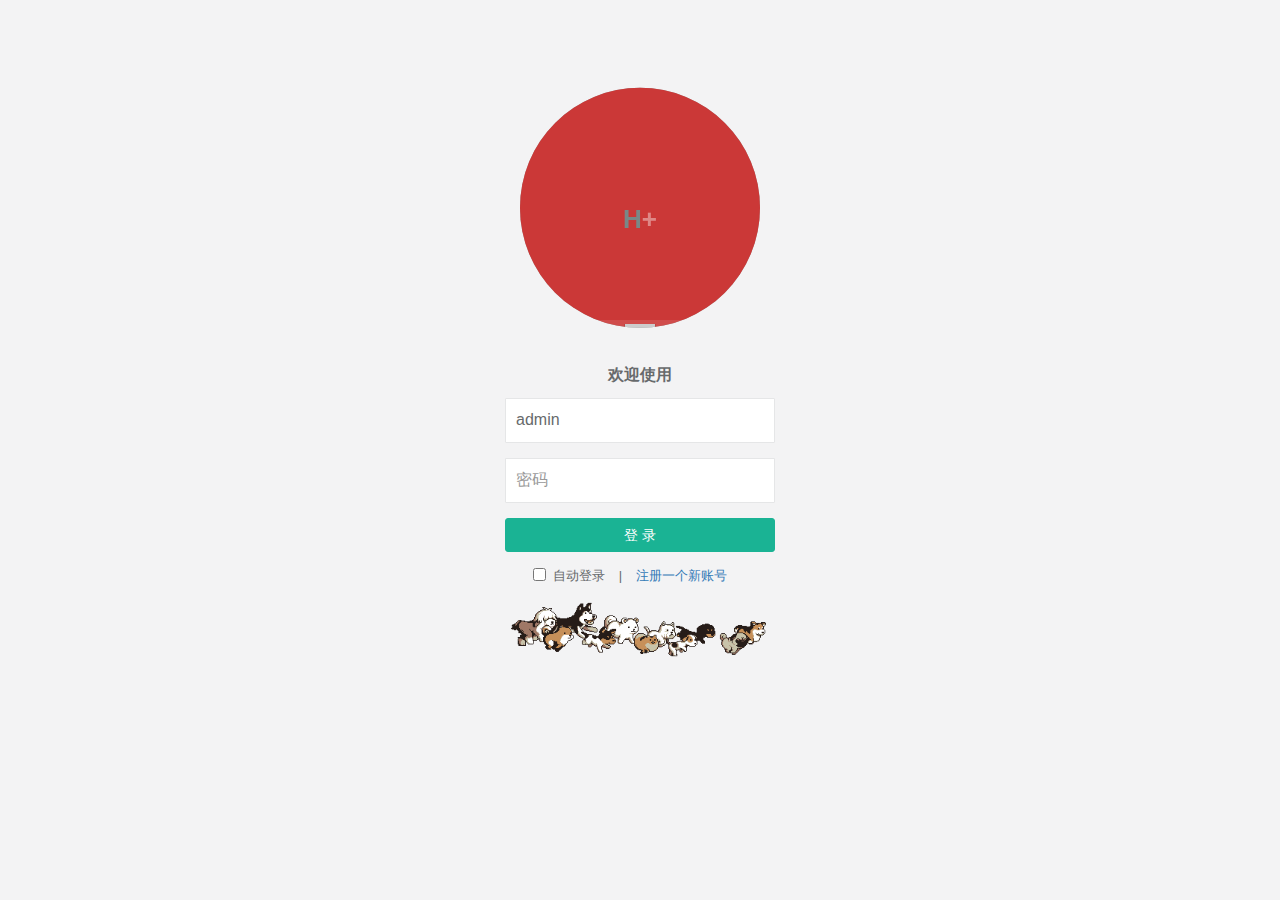
<file: src/page/denglu/index.html>
<!DOCTYPE html>
<html>

<head>
    <meta charset="utf-8">
    <meta name="viewport" content="width=device-width, initial-scale=1.0">
    <meta name="renderer" content="webkit">
    <title>登录</title>
    <link href="static/css/bootstrap.min-3.4.0.css" rel="stylesheet">
    <link href="static/css/font-awesome-4.3.0.css" rel="stylesheet">
    <link href="static/css/animate.css" rel="stylesheet">
    <link href="static/css/style-2.2.0.css" rel="stylesheet">
    <link href="static/css/index.css" rel="stylesheet">
</head>

<body class="gray-bg">
    <div class="middle-box text-center loginscreen  animated fadeInDown">
        <div class="form-signin">
            <div id="stage">
                <div id="inner">
                    <div id="cover">
                        <div id="text">
                            <span style="color: cyan;">H</span><span style="color: white;">+</span>
                        </div>
                        <div id="detail"></div>
                        <div id="handle"></div>
                    </div>
                    <canvas class="mb-4" id="live2d" width="800" height="800"></canvas>
                </div>

            </div>
            <h3>欢迎使用 </h3>

            <form class="m-t" role="form" method="post" action="../demo1.php">
                <div class="form-group">
                    <input name="username" type="phone" class="form-control" placeholder="用户名" value="admin" required="">
                </div>
                <div class="form-group">
                    <input name="password" type="password" class="form-control" placeholder="密码" required="">
                </div>

                <button type="submit" class="btn btn-primary block full-width m-b">登 录</button>
                <div class="form-group">
                    <div class="checkbox i-checks">
                        <label class="no-padding">
                            <input type="checkbox" name="remember"><i></i> 自动登录</label>
                        <span style="padding: 0 10px">|</span>
                        <span class="text-muted text-center"><a href="register.html">注册一个新账号</a>
                        </span>
                    </div>
                </div>
                <img src="static/picture/1.gif" style="width: 100%;">
            </form>
        </div>
    </div>

    <!-- Mainly scripts -->
    <script src="static/js/jquery-2.1.1.min.js"></script>
    <script src="static/js/bootstrap.min-3.4.0.js"></script>
    <script type="text/javascript">
        function stop() {
            return false;
        }
        document.oncontextmenu = stop;
    </script>
    <script src="static/js/live2d.min.js"></script>
    <script src="static/js/index.js"></script>
</body>

</html>
</file>
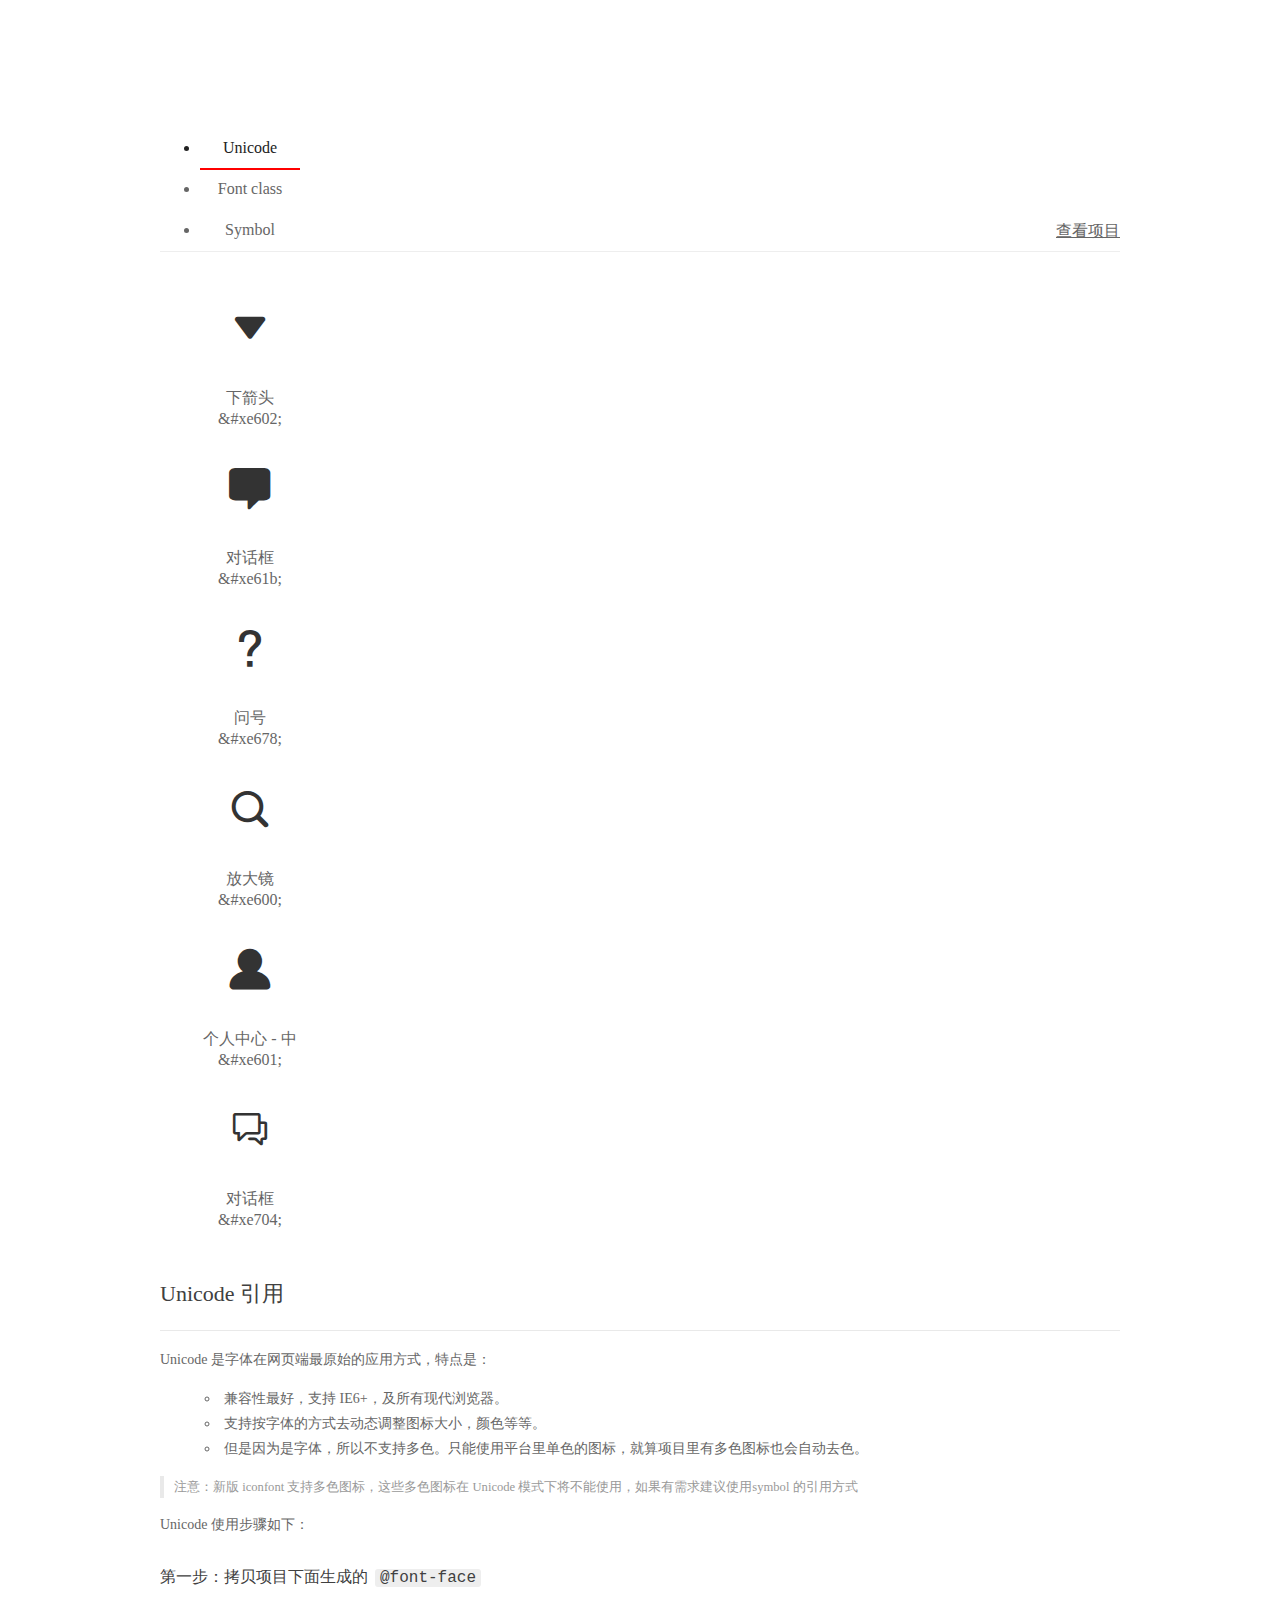
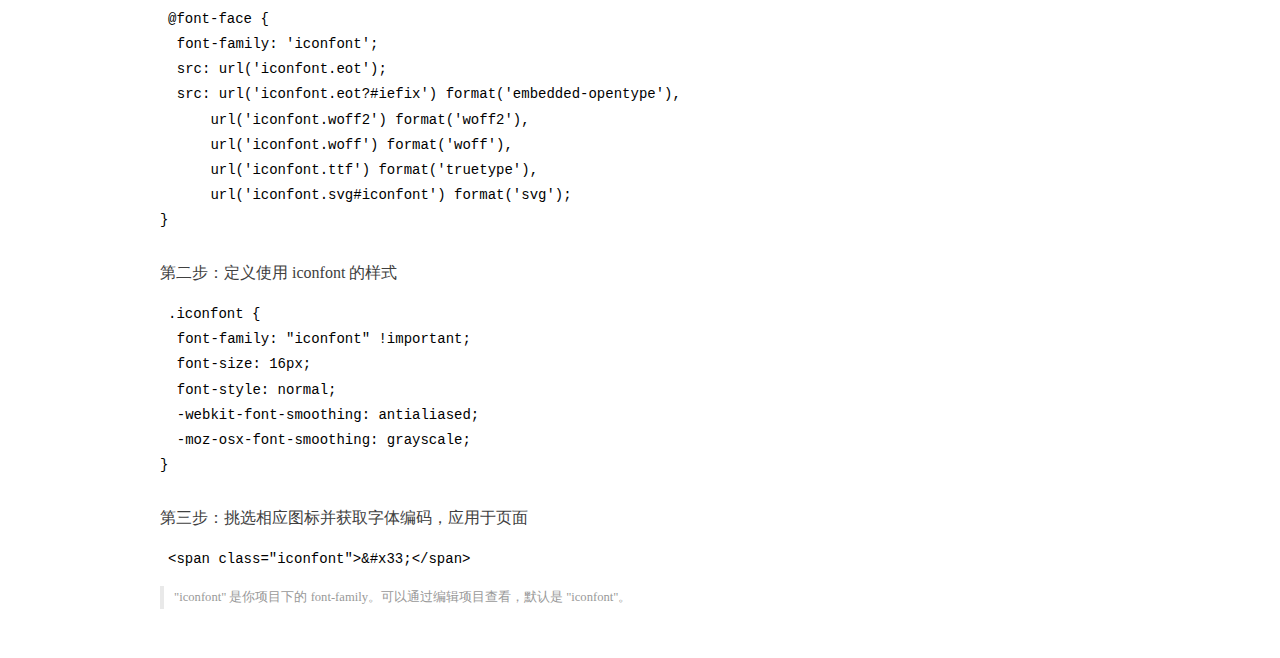
<file: src/font/demo_index.html>
<!DOCTYPE html>
<html>
<head>
  <meta charset="utf-8"/>
  <title>IconFont Demo</title>
  <link rel="shortcut icon" href="https://img.alicdn.com/tps/i4/TB1_oz6GVXXXXaFXpXXJDFnIXXX-64-64.ico" type="image/x-icon"/>
  <link rel="stylesheet" href="https://g.alicdn.com/thx/cube/1.3.2/cube.min.css">
  <link rel="stylesheet" href="demo.css">
  <link rel="stylesheet" href="iconfont.css">
  <script src="iconfont.js"></script>
  <!-- jQuery -->
  <script src="https://a1.alicdn.com/oss/uploads/2018/12/26/7bfddb60-08e8-11e9-9b04-53e73bb6408b.js"></script>
  <!-- 代码高亮 -->
  <script src="https://a1.alicdn.com/oss/uploads/2018/12/26/a3f714d0-08e6-11e9-8a15-ebf944d7534c.js"></script>
</head>
<body>
  <div class="main">
    <h1 class="logo"><a href="https://www.iconfont.cn/" title="iconfont 首页" target="_blank">&#xe86b;</a></h1>
    <div class="nav-tabs">
      <ul id="tabs" class="dib-box">
        <li class="dib active"><span>Unicode</span></li>
        <li class="dib"><span>Font class</span></li>
        <li class="dib"><span>Symbol</span></li>
      </ul>
      
      <a href="https://www.iconfont.cn/manage/index?manage_type=myprojects&projectId=2352714" target="_blank" class="nav-more">查看项目</a>
      
    </div>
    <div class="tab-container">
      <div class="content unicode" style="display: block;">
          <ul class="icon_lists dib-box">
          
            <li class="dib">
              <span class="icon iconfont">&#xe602;</span>
                <div class="name">下箭头</div>
                <div class="code-name">&amp;#xe602;</div>
              </li>
          
            <li class="dib">
              <span class="icon iconfont">&#xe61b;</span>
                <div class="name">对话框</div>
                <div class="code-name">&amp;#xe61b;</div>
              </li>
          
            <li class="dib">
              <span class="icon iconfont">&#xe678;</span>
                <div class="name">问号</div>
                <div class="code-name">&amp;#xe678;</div>
              </li>
          
            <li class="dib">
              <span class="icon iconfont">&#xe600;</span>
                <div class="name">放大镜</div>
                <div class="code-name">&amp;#xe600;</div>
              </li>
          
            <li class="dib">
              <span class="icon iconfont">&#xe601;</span>
                <div class="name">个人中心 - 中</div>
                <div class="code-name">&amp;#xe601;</div>
              </li>
          
            <li class="dib">
              <span class="icon iconfont">&#xe704;</span>
                <div class="name">对话框</div>
                <div class="code-name">&amp;#xe704;</div>
              </li>
          
          </ul>
          <div class="article markdown">
          <h2 id="unicode-">Unicode 引用</h2>
          <hr>

          <p>Unicode 是字体在网页端最原始的应用方式，特点是：</p>
          <ul>
            <li>兼容性最好，支持 IE6+，及所有现代浏览器。</li>
            <li>支持按字体的方式去动态调整图标大小，颜色等等。</li>
            <li>但是因为是字体，所以不支持多色。只能使用平台里单色的图标，就算项目里有多色图标也会自动去色。</li>
          </ul>
          <blockquote>
            <p>注意：新版 iconfont 支持多色图标，这些多色图标在 Unicode 模式下将不能使用，如果有需求建议使用symbol 的引用方式</p>
          </blockquote>
          <p>Unicode 使用步骤如下：</p>
          <h3 id="-font-face">第一步：拷贝项目下面生成的 <code>@font-face</code></h3>
<pre><code class="language-css"
>@font-face {
  font-family: 'iconfont';
  src: url('iconfont.eot');
  src: url('iconfont.eot?#iefix') format('embedded-opentype'),
      url('iconfont.woff2') format('woff2'),
      url('iconfont.woff') format('woff'),
      url('iconfont.ttf') format('truetype'),
      url('iconfont.svg#iconfont') format('svg');
}
</code></pre>
          <h3 id="-iconfont-">第二步：定义使用 iconfont 的样式</h3>
<pre><code class="language-css"
>.iconfont {
  font-family: "iconfont" !important;
  font-size: 16px;
  font-style: normal;
  -webkit-font-smoothing: antialiased;
  -moz-osx-font-smoothing: grayscale;
}
</code></pre>
          <h3 id="-">第三步：挑选相应图标并获取字体编码，应用于页面</h3>
<pre>
<code class="language-html"
>&lt;span class="iconfont"&gt;&amp;#x33;&lt;/span&gt;
</code></pre>
          <blockquote>
            <p>"iconfont" 是你项目下的 font-family。可以通过编辑项目查看，默认是 "iconfont"。</p>
          </blockquote>
          </div>
      </div>
      <div class="content font-class">
        <ul class="icon_lists dib-box">
          
          <li class="dib">
            <span class="icon iconfont icon-f11"></span>
            <div class="name">
              下箭头
            </div>
            <div class="code-name">.icon-f11
            </div>
          </li>
          
          <li class="dib">
            <span class="icon iconfont icon-duihuakuang"></span>
            <div class="name">
              对话框
            </div>
            <div class="code-name">.icon-duihuakuang
            </div>
          </li>
          
          <li class="dib">
            <span class="icon iconfont icon-wenhao"></span>
            <div class="name">
              问号
            </div>
            <div class="code-name">.icon-wenhao
            </div>
          </li>
          
          <li class="dib">
            <span class="icon iconfont icon-fangdajing"></span>
            <div class="name">
              放大镜
            </div>
            <div class="code-name">.icon-fangdajing
            </div>
          </li>
          
          <li class="dib">
            <span class="icon iconfont icon-gerenzhongxin-zhong1"></span>
            <div class="name">
              个人中心 - 中
            </div>
            <div class="code-name">.icon-gerenzhongxin-zhong1
            </div>
          </li>
          
          <li class="dib">
            <span class="icon iconfont icon-duihuakuang1"></span>
            <div class="name">
              对话框
            </div>
            <div class="code-name">.icon-duihuakuang1
            </div>
          </li>
          
        </ul>
        <div class="article markdown">
        <h2 id="font-class-">font-class 引用</h2>
        <hr>

        <p>font-class 是 Unicode 使用方式的一种变种，主要是解决 Unicode 书写不直观，语意不明确的问题。</p>
        <p>与 Unicode 使用方式相比，具有如下特点：</p>
        <ul>
          <li>兼容性良好，支持 IE8+，及所有现代浏览器。</li>
          <li>相比于 Unicode 语意明确，书写更直观。可以很容易分辨这个 icon 是什么。</li>
          <li>因为使用 class 来定义图标，所以当要替换图标时，只需要修改 class 里面的 Unicode 引用。</li>
          <li>不过因为本质上还是使用的字体，所以多色图标还是不支持的。</li>
        </ul>
        <p>使用步骤如下：</p>
        <h3 id="-fontclass-">第一步：引入项目下面生成的 fontclass 代码：</h3>
<pre><code class="language-html">&lt;link rel="stylesheet" href="./iconfont.css"&gt;
</code></pre>
        <h3 id="-">第二步：挑选相应图标并获取类名，应用于页面：</h3>
<pre><code class="language-html">&lt;span class="iconfont icon-xxx"&gt;&lt;/span&gt;
</code></pre>
        <blockquote>
          <p>"
            iconfont" 是你项目下的 font-family。可以通过编辑项目查看，默认是 "iconfont"。</p>
        </blockquote>
      </div>
      </div>
      <div class="content symbol">
          <ul class="icon_lists dib-box">
          
            <li class="dib">
                <svg class="icon svg-icon" aria-hidden="true">
                  <use xlink:href="#icon-f11"></use>
                </svg>
                <div class="name">下箭头</div>
                <div class="code-name">#icon-f11</div>
            </li>
          
            <li class="dib">
                <svg class="icon svg-icon" aria-hidden="true">
                  <use xlink:href="#icon-duihuakuang"></use>
                </svg>
                <div class="name">对话框</div>
                <div class="code-name">#icon-duihuakuang</div>
            </li>
          
            <li class="dib">
                <svg class="icon svg-icon" aria-hidden="true">
                  <use xlink:href="#icon-wenhao"></use>
                </svg>
                <div class="name">问号</div>
                <div class="code-name">#icon-wenhao</div>
            </li>
          
            <li class="dib">
                <svg class="icon svg-icon" aria-hidden="true">
                  <use xlink:href="#icon-fangdajing"></use>
                </svg>
                <div class="name">放大镜</div>
                <div class="code-name">#icon-fangdajing</div>
            </li>
          
            <li class="dib">
                <svg class="icon svg-icon" aria-hidden="true">
                  <use xlink:href="#icon-gerenzhongxin-zhong1"></use>
                </svg>
                <div class="name">个人中心 - 中</div>
                <div class="code-name">#icon-gerenzhongxin-zhong1</div>
            </li>
          
            <li class="dib">
                <svg class="icon svg-icon" aria-hidden="true">
                  <use xlink:href="#icon-duihuakuang1"></use>
                </svg>
                <div class="name">对话框</div>
                <div class="code-name">#icon-duihuakuang1</div>
            </li>
          
          </ul>
          <div class="article markdown">
          <h2 id="symbol-">Symbol 引用</h2>
          <hr>

          <p>这是一种全新的使用方式，应该说这才是未来的主流，也是平台目前推荐的用法。相关介绍可以参考这篇<a href="">文章</a>
            这种用法其实是做了一个 SVG 的集合，与另外两种相比具有如下特点：</p>
          <ul>
            <li>支持多色图标了，不再受单色限制。</li>
            <li>通过一些技巧，支持像字体那样，通过 <code>font-size</code>, <code>color</code> 来调整样式。</li>
            <li>兼容性较差，支持 IE9+，及现代浏览器。</li>
            <li>浏览器渲染 SVG 的性能一般，还不如 png。</li>
          </ul>
          <p>使用步骤如下：</p>
          <h3 id="-symbol-">第一步：引入项目下面生成的 symbol 代码：</h3>
<pre><code class="language-html">&lt;script src="./iconfont.js"&gt;&lt;/script&gt;
</code></pre>
          <h3 id="-css-">第二步：加入通用 CSS 代码（引入一次就行）：</h3>
<pre><code class="language-html">&lt;style&gt;
.icon {
  width: 1em;
  height: 1em;
  vertical-align: -0.15em;
  fill: currentColor;
  overflow: hidden;
}
&lt;/style&gt;
</code></pre>
          <h3 id="-">第三步：挑选相应图标并获取类名，应用于页面：</h3>
<pre><code class="language-html">&lt;svg class="icon" aria-hidden="true"&gt;
  &lt;use xlink:href="#icon-xxx"&gt;&lt;/use&gt;
&lt;/svg&gt;
</code></pre>
          </div>
      </div>

    </div>
  </div>
  <script>
  $(document).ready(function () {
      $('.tab-container .content:first').show()

      $('#tabs li').click(function (e) {
        var tabContent = $('.tab-container .content')
        var index = $(this).index()

        if ($(this).hasClass('active')) {
          return
        } else {
          $('#tabs li').removeClass('active')
          $(this).addClass('active')

          tabContent.hide().eq(index).fadeIn()
        }
      })
    })
  </script>
</body>
</html>
</file>
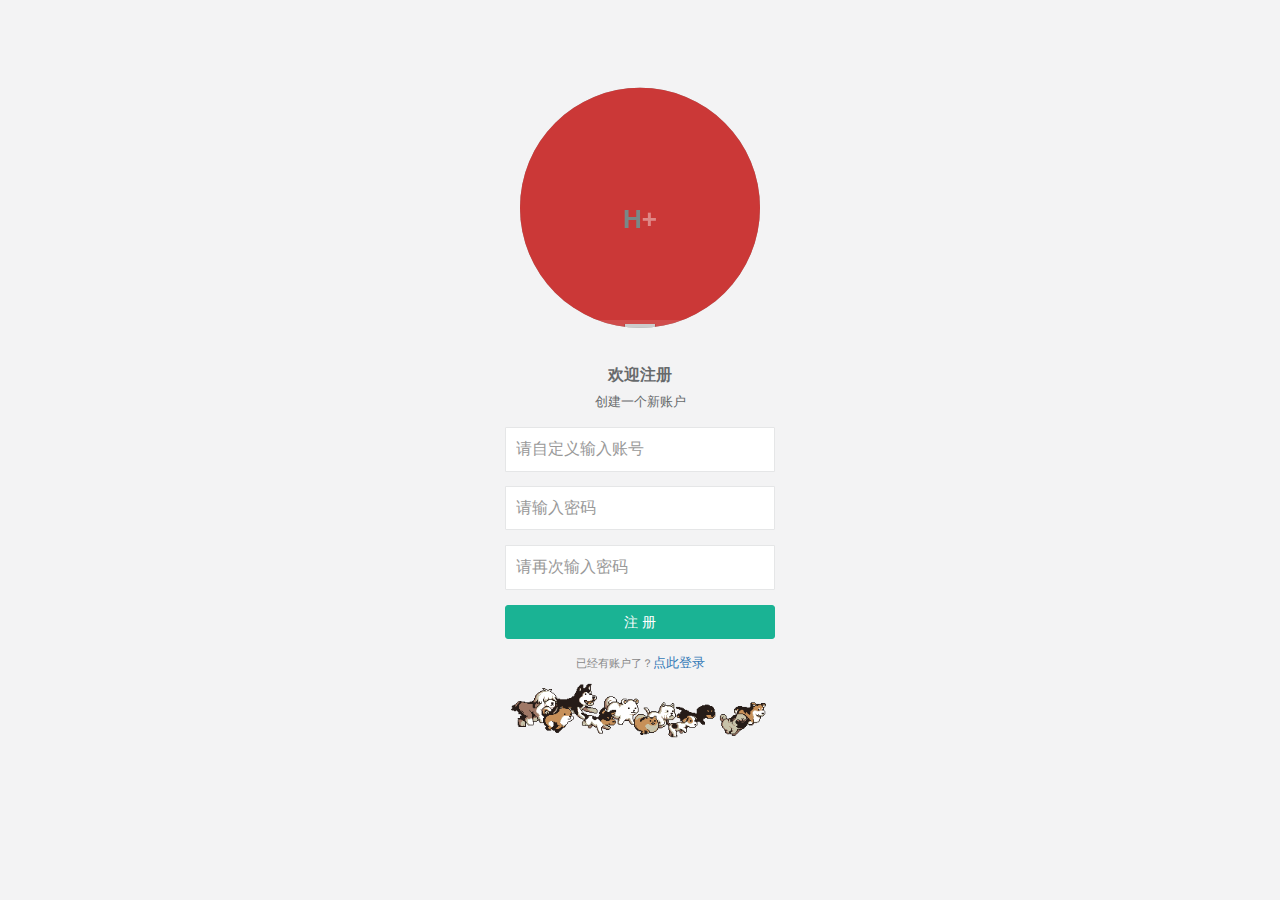
<file: src/page/denglu/register.html>
<!DOCTYPE html>
<html>

<head>

    <meta charset="utf-8">
    <meta name="viewport" content="width=device-width, initial-scale=1.0">
    <meta name="renderer" content="webkit">
    <title>注册</title>
    <link href="static/css/bootstrap.min-3.4.0.css" rel="stylesheet">
    <link href="static/css/font-awesome-4.3.0.css" rel="stylesheet">
    <link href="static/css/custom.css" rel="stylesheet">
    <link href="static/css/animate.css" rel="stylesheet">
    <link href="static/css/style-2.2.0.css" rel="stylesheet">
    <link href="static/css/index.css" rel="stylesheet">
</head>

<body class="gray-bg">
    <div class="middle-box text-center loginscreen animated fadeInDown">
        <div class="form-signin">
            <div id="stage">
                <div id="inner">
                    <div id="cover">
                        <div id="text">
                            <span style="color: cyan;">H</span><span style="color: white;">+</span>
                        </div>
                        <div id="detail"></div>
                        <div id="handle"></div>
                    </div>
                    <canvas class="mb-4" id="live2d" width="800" height="800"></canvas>
                </div>

            </div>
            <h3>欢迎注册 </h3>
            <p>创建一个新账户</p>
            <form class="m-t" id="zc" role="form" method="post" action="../demo2.php">
                <div class="form-group">
                    <input name="username" type="text" class="form-control" placeholder="请自定义输入账号" required="">
                </div>
                <div class="form-group">
                    <input id="pwd" name="password" type="password" class="form-control" placeholder="请输入密码" required="">
                </div>
                <div class="form-group">
                    <input id="confirm" name="confirm" type="password" class="form-control" placeholder="请再次输入密码" required="">
                </div>

                <button type="submit" class="btn btn-primary block full-width m-b" onclick="return mm();">注 册</button>

                <p class="text-muted text-center"><small>已经有账户了？</small><a href="index.html">点此登录</a>
                </p>
                <img src="static/picture/1.gif" style="width: 100%;">
            </form>
        </div>
    </div>

    <!-- Mainly scripts -->
    <script src="static/js/jquery-2.1.1.min.js"></script>
    <script src="static/js/bootstrap.min-3.4.0.js"></script>
    <!-- iCheck -->
    <script src="static/js/icheck.min.js"></script>
    <!-- Jquery Validate -->
    <script src="static/js/jquery.validate.min.js"></script>

    <script>
        $(document).ready(function() {
            $('.i-checks').iCheck({
                checkboxClass: 'icheckbox_square-green',
                radioClass: 'iradio_square-green',
            });
            $("#zc").validate({
                rules: {
                    confirm: {
                        equalTo: "#pwd"
                    }
                },
                messages: {
                    username: {
                        required: "请输入您的用户名"
                    },
                    password: {
                        required: "请输入您的密码"
                    },
                    confirm: {
                        required: "请再次输入您的密码",
                        equalTo: "两次输入的密码不一致"
                    },
                }
            });
        });
    </script>
    <script type="text/javascript">
        function stop() {
            return false;
        }
        document.oncontextmenu = stop;
    </script>
    <script src="static/js/live2d.min.js"></script>
    <script src="static/js/index.js"></script>
</body>

</html>
</file>
<file: src/page/denglu/static/css/style-2.2.0.css>
/*@import url("http://fonts.useso.com/css?family=Open+Sans:300,400,600,700&amp;lang=en");*/
/*
 *
 *   H+ - Admin Theme
 *   version 2.2.0
 *
*/
h1,
h2,
h3,
h4,
h5,
h6 {
  font-weight: 100;
}
h1 {
  font-size: 30px;
}
h2 {
  font-size: 24px;
}
h3 {
  font-size: 16px;
}
h4 {
  font-size: 14px;
}
h5 {
  font-size: 12px;
}
h6 {
  font-size: 10px;
}
h3,
h4,
h5 {
  margin-top: 5px;
  font-weight: 600;
}
.nav > li > a {
  color: #a7b1c2;
  font-weight: 600;
  padding: 14px 20px 14px 25px;
}
.nav.navbar-right > li > a {
  color: #999c9e;
}
.nav > li.active > a {
  color: #ffffff;
}
.navbar-default .nav > li > a:hover,
.navbar-default .nav > li > a:focus {
  background-color: #293846;
  color: white;
}
.nav .open > a,
.nav .open > a:hover,
.nav .open > a:focus {
  background: #fff;
}
.nav.navbar-top-links > li > a:hover,
.nav.navbar-top-links > li > a:focus {
  background-color: transparent;
}
.nav > li > a i {
  margin-right: 6px;
}
.navbar {
  border: 0;
}
.navbar-default {
  background-color: transparent;
  border-color: #2f4050;
}
.navbar-top-links li {
  display: inline-block;
}
.navbar-top-links li:last-child {
  margin-right: 40px;
}

body.body-small .navbar-top-links li:last-child {
    margin-right: 10px;
}
.navbar-top-links li a {
  padding: 20px 10px;
  min-height: 50px;
}
.dropdown-menu {
  border: medium none;
  border-radius: 3px;
  box-shadow: 0 0 3px rgba(86, 96, 117, 0.7);
  display: none;
  float: left;
  font-size: 12px;
  left: 0;
  list-style: none outside none;
  padding: 0;
  position: absolute;
  text-shadow: none;
  top: 100%;
  z-index: 1000;
}
.dropdown-menu > li > a {
  border-radius: 3px;
  color: inherit;
  line-height: 25px;
  margin: 4px;
  text-align: left;
  font-weight: normal;
}
.dropdown-menu > li > a.font-bold {
  font-weight: 600;
}
.navbar-top-links .dropdown-menu li {
  display: block;
}
.navbar-top-links .dropdown-menu li:last-child {
  margin-right: 0;
}
.navbar-top-links .dropdown-menu li a {
  padding: 3px 20px;
  min-height: 0;
}
.navbar-top-links .dropdown-menu li a div {
  white-space: normal;
}
.navbar-top-links .dropdown-messages,
.navbar-top-links .dropdown-tasks,
.navbar-top-links .dropdown-alerts {
  width: 310px;
  min-width: 0;
}
.navbar-top-links .dropdown-messages {
  margin-left: 5px;
}
.navbar-top-links .dropdown-tasks {
  margin-left: -59px;
}
.navbar-top-links .dropdown-alerts {
  margin-left: -123px;
}
.navbar-top-links .dropdown-user {
  right: 0;
  left: auto;
}
.dropdown-messages,
.dropdown-alerts {
  padding: 10px 10px 10px 10px;
}
.dropdown-messages li a,
.dropdown-alerts li a {
  font-size: 12px;
}
.dropdown-messages li em,
.dropdown-alerts li em {
  font-size: 10px;
}
.nav.navbar-top-links .dropdown-alerts a {
  font-size: 12px;
}
.nav-header {
  padding: 33px 25px;
  background: url("../image/header-profile.png") no-repeat;
}
.pace-done .nav-header {
  transition: all 0.5s;
}
.nav > li.active {
  border-left: 4px solid #19aa8d;
  background: #293846;
}
.nav.nav-second-level > li.active {
  border: none;
}
.nav.nav-second-level.collapse[style] {
  height: auto !important;
}
.nav-header a {
  color: #DFE4ED;
}
.nav-header .text-muted {
  color: #8095a8;
}
.minimalize-styl-2 {
  padding: 4px 12px;
  margin: 14px 5px 5px 20px;
  font-size: 14px;
  float: left;
}
.navbar-form-custom {
  float: left;
  height: 50px;
  padding: 0;
  width: 200px;
  display: inline-table;
}
.navbar-form-custom .form-group {
  margin-bottom: 0;
}
.nav.navbar-top-links a {
  font-size: 14px;
}
.navbar-form-custom .form-control {
  background: none repeat scroll 0 0 rgba(0, 0, 0, 0);
  border: medium none;
  font-size: 14px;
  height: 60px;
  margin: 0;
  z-index: 2000;
}
.count-info .label {
  line-height: 12px;
  padding: 2px 5px;
  position: absolute;
  right: 6px;
  top: 12px;
}
.arrow {
  float: right;
}
.fa.arrow:before {
  content: "\f104";
}
.active > a > .fa.arrow:before {
  content: "\f107";
}
.nav-second-level li,
.nav-third-level li {
  border-bottom: none !important;
}
.nav-second-level li a {
  padding: 7px 10px 7px 10px;
  padding-left: 52px;
}
.nav-third-level li a {
  padding-left: 62px;
}
.nav-second-level li:last-child {
  margin-bottom: 10px;
}
body:not(.fixed-sidebar):not(.canvas-menu).mini-navbar .nav li:hover > .nav-second-level,
.mini-navbar .nav li:focus > .nav-second-level {
  display: block;
  border-radius: 0 2px 2px 0;
  min-width: 140px;
  height: auto;
}
body.mini-navbar .navbar-default .nav > li > .nav-second-level li a {
  font-size: 12px;
  border-radius: 3px;
}
.fixed-nav .slimScrollDiv #side-menu {
  padding-bottom: 60px;
}
.mini-navbar .nav-second-level li a {
  padding: 10px 10px 10px 15px;
}
.mini-navbar .nav-second-level {
  position: absolute;
  left: 70px;
  top: 0px;
  background-color: #2f4050;
  padding: 10px 10px 10px 10px;
  font-size: 12px;
}
.canvas-menu.mini-navbar .nav-second-level {
  background: #293846;
}
.mini-navbar li.active .nav-second-level {
  left: 65px;
}
.navbar-default .special_link a {
  background: #1ab394;
  color: white;
}
.navbar-default .special_link a:hover {
  background: #17987e !important;
  color: white;
}
.navbar-default .special_link a span.label {
  background: #fff;
  color: #1ab394;
}
.navbar-default .landing_link a {
  background: #1cc09f;
  color: white;
}
.navbar-default .landing_link a:hover {
  background: #1ab394 !important;
  color: white;
}
.navbar-default .landing_link a span.label {
  background: #fff;
  color: #1cc09f;
}
.logo-element {
  text-align: center;
  font-size: 18px;
  font-weight: 600;
  color: white;
  display: none;
  padding: 18px 0;
}
.pace-done .navbar-static-side,
.pace-done .nav-header,
.pace-done li.active,
.pace-done #page-wrapper,
.pace-done .footer {
  -webkit-transition: all 0.5s;
  -moz-transition: all 0.5s;
  -o-transition: all 0.5s;
  transition: all 0.5s;
}
.navbar-fixed-top {
  background: #fff;
  transition-duration: 0.5s;
  border-bottom: 1px solid #e7eaec !important;
  z-index: 2030;
}
.navbar-fixed-top,
.navbar-static-top {
  background: #f3f3f4;
}
.fixed-nav #wrapper {
  margin-top: 60px;
}
.fixed-nav .minimalize-styl-2 {
  margin: 14px 5px 5px 15px;
}
.body-small .navbar-fixed-top {
  margin-left: 0px;
}
body.mini-navbar .navbar-static-side {
  width: 70px;
}
body.mini-navbar .profile-element,
body.mini-navbar .nav-label,
body.mini-navbar .navbar-default .nav li a span {
  display: none;
}
body.canvas-menu .profile-element {
  display: block;
}
body:not(.fixed-sidebar):not(.canvas-menu).mini-navbar .nav-second-level {
  display: none;
}
body.mini-navbar .navbar-default .nav > li > a {
  font-size: 16px;
}
body.mini-navbar .logo-element {
  display: block;
}
body.canvas-menu .logo-element {
  display: none;
}
body.mini-navbar .nav-header {
  padding: 0;
  background-color: #1ab394;
}
body.canvas-menu .nav-header {
  padding: 33px 25px;
}
body.mini-navbar #page-wrapper {
  margin: 0 0 0 70px;
}
body.fixed-sidebar.mini-navbar .footer,
body.canvas-menu.mini-navbar .footer {
  margin: 0 0 0 0 !important;
}
body.canvas-menu.mini-navbar #page-wrapper,
body.canvas-menu.mini-navbar .footer {
  margin: 0 0 0 0;
}
body.fixed-sidebar .navbar-static-side,
body.canvas-menu .navbar-static-side {
  position: fixed;
  width: 220px;
  z-index: 2001;
  height: 100%;
}
body.fixed-sidebar.mini-navbar .navbar-static-side {
  width: 0px;
}
body.fixed-sidebar.mini-navbar #page-wrapper {
  margin: 0 0 0 0px;
}
body.body-small.fixed-sidebar.mini-navbar #page-wrapper {
  margin: 0 0 0 220px;
}
body.body-small.fixed-sidebar.mini-navbar .navbar-static-side {
  width: 220px;
}
.fixed-sidebar.mini-navbar .nav li:focus > .nav-second-level,
.canvas-menu.mini-navbar .nav li:focus > .nav-second-level {
  display: block;
  height: auto;
}
body.fixed-sidebar.mini-navbar .navbar-default .nav > li > .nav-second-level li a {
  font-size: 12px;
  border-radius: 3px;
}
body.canvas-menu.mini-navbar .navbar-default .nav > li > .nav-second-level li a {
  font-size: 13px;
  border-radius: 3px;
}
.fixed-sidebar.mini-navbar .nav-second-level li a,
.canvas-menu.mini-navbar .nav-second-level li a {
  padding: 10px 10px 10px 15px;
}
.fixed-sidebar.mini-navbar .nav-second-level,
.canvas-menu.mini-navbar .nav-second-level {
  position: relative;
  padding: 0;
  font-size: 13px;
}
.fixed-sidebar.mini-navbar li.active .nav-second-level,
.canvas-menu.mini-navbar li.active .nav-second-level {
  left: 0px;
}
body.fixed-sidebar.mini-navbar .navbar-default .nav > li > a,
body.canvas-menu.mini-navbar .navbar-default .nav > li > a {
  font-size: 13px;
}
body.fixed-sidebar.mini-navbar .nav-label,
body.fixed-sidebar.mini-navbar .navbar-default .nav li a span,
body.canvas-menu.mini-navbar .nav-label,
body.canvas-menu.mini-navbar .navbar-default .nav li a span {
  display: inline;
}
body.canvas-menu.mini-navbar .navbar-default .nav li .profile-element a span {
  display: block;
}
.canvas-menu.mini-navbar .nav-second-level li a,
.fixed-sidebar.mini-navbar .nav-second-level li a {
  padding: 7px 10px 7px 52px;
}
.fixed-sidebar.mini-navbar .nav-second-level,
.canvas-menu.mini-navbar .nav-second-level {
  left: 0px;
}
body.canvas-menu nav.navbar-static-side {
  z-index: 2001;
  background: #2f4050;
  height: 100%;
  position: fixed;
  display: none;
}
body.canvas-menu.mini-navbar nav.navbar-static-side {
  display: block;
  width: 220px;
}
.top-navigation #page-wrapper {
  margin-left: 0;
}
.top-navigation .navbar-nav .dropdown-menu > .active > a {
  background: white;
  color: #1ab394;
  font-weight: bold;
}
.white-bg .navbar-fixed-top,
.white-bg .navbar-static-top {
  background: #fff;
}
.top-navigation .navbar {
  margin-bottom: 0;
}
.top-navigation .nav > li > a {
  padding: 15px 20px;
  color: #676a6c;
}
.top-navigation .nav > li a:hover,
.top-navigation .nav > li a:focus {
  background: #fff;
  color: #1ab394;
}
.top-navigation .nav > li.active {
  background: #fff;
  border: none;
}
.top-navigation .nav > li.active > a {
  color: #1ab394;
}
.top-navigation .navbar-right {
  margin-right: 10px;
}
.top-navigation .navbar-nav .dropdown-menu {
  box-shadow: none;
  border: 1px solid #e7eaec;
}
.top-navigation .dropdown-menu > li > a {
  margin: 0;
  padding: 7px 20px;
}
.navbar .dropdown-menu {
  margin-top: 0px;
}
.top-navigation .navbar-brand {
  background: #1ab394;
  color: #fff;
  padding: 15px 25px;
}
.top-navigation .navbar-top-links li:last-child {
  margin-right: 0;
}
.top-navigation.mini-navbar #page-wrapper,
.top-navigation.body-small.fixed-sidebar.mini-navbar #page-wrapper,
.mini-navbar .top-navigation #page-wrapper,
.body-small.fixed-sidebar.mini-navbar .top-navigation #page-wrapper,
.canvas-menu #page-wrapper {
  margin: 0;
}
.top-navigation.fixed-nav #wrapper,
.fixed-nav #wrapper.top-navigation {
  margin-top: 50px;
}
.top-navigation .footer.fixed {
  margin-left: 0 !important;
}
.top-navigation .wrapper.wrapper-content {
  padding: 40px;
}
.top-navigation.body-small .wrapper.wrapper-content,
.body-small .top-navigation .wrapper.wrapper-content {
  padding: 40px 0px 40px 0px;
}
.navbar-toggle {
  background-color: #1ab394;
  color: #fff;
  padding: 6px 12px;
  font-size: 14px;
}
.top-navigation .navbar-nav .open .dropdown-menu > li > a,
.top-navigation .navbar-nav .open .dropdown-menu .dropdown-header {
  padding: 10px 15px 10px 20px;
}
@media (max-width: 768px) {
  .top-navigation .navbar-header {
    display: block;
    float: none;
  }
}
.menu-visible-lg,
.menu-visible-md {
  display: none !important;
}
@media (min-width: 1200px) {
  .menu-visible-lg {
    display: block !important;
  }
}
@media (min-width: 992px) {
  .menu-visible-md {
    display: block !important;
  }
}
@media (max-width: 767px) {
  .menu-visible-md {
    display: block !important;
  }
  .menu-visible-lg {
    display: block !important;
  }
}
.btn {
  border-radius: 3px;
}
.float-e-margins .btn {
  margin-bottom: 5px;
}
.btn-w-m {
  min-width: 120px;
}
.btn-primary.btn-outline {
  color: #1ab394;
}
.btn-success.btn-outline {
  color: #1c84c6;
}
.btn-info.btn-outline {
  color: #23c6c8;
}
.btn-warning.btn-outline {
  color: #f8ac59;
}
.btn-danger.btn-outline {
  color: #ed5565;
}
.btn-primary.btn-outline:hover,
.btn-success.btn-outline:hover,
.btn-info.btn-outline:hover,
.btn-warning.btn-outline:hover,
.btn-danger.btn-outline:hover {
  color: #fff;
}
.btn-primary {
  background-color: #1ab394;
  border-color: #1ab394;
  color: #FFFFFF;
}
.btn-primary:hover,
.btn-primary:focus,
.btn-primary:active,
.btn-primary.active,
.open .dropdown-toggle.btn-primary {
  background-color: #18a689;
  border-color: #18a689;
  color: #FFFFFF;
}
.btn-primary:active,
.btn-primary.active,
.open .dropdown-toggle.btn-primary {
  background-image: none;
}
.btn-primary.disabled,
.btn-primary.disabled:hover,
.btn-primary.disabled:focus,
.btn-primary.disabled:active,
.btn-primary.disabled.active,
.btn-primary[disabled],
.btn-primary[disabled]:hover,
.btn-primary[disabled]:focus,
.btn-primary[disabled]:active,
.btn-primary.active[disabled],
fieldset[disabled] .btn-primary,
fieldset[disabled] .btn-primary:hover,
fieldset[disabled] .btn-primary:focus,
fieldset[disabled] .btn-primary:active,
fieldset[disabled] .btn-primary.active {
  background-color: #1dc5a3;
  border-color: #1dc5a3;
}
.btn-success {
  background-color: #1c84c6;
  border-color: #1c84c6;
  color: #FFFFFF;
}
.btn-success:hover,
.btn-success:focus,
.btn-success:active,
.btn-success.active,
.open .dropdown-toggle.btn-success {
  background-color: #1a7bb9;
  border-color: #1a7bb9;
  color: #FFFFFF;
}
.btn-success:active,
.btn-success.active,
.open .dropdown-toggle.btn-success {
  background-image: none;
}
.btn-success.disabled,
.btn-success.disabled:hover,
.btn-success.disabled:focus,
.btn-success.disabled:active,
.btn-success.disabled.active,
.btn-success[disabled],
.btn-success[disabled]:hover,
.btn-success[disabled]:focus,
.btn-success[disabled]:active,
.btn-success.active[disabled],
fieldset[disabled] .btn-success,
fieldset[disabled] .btn-success:hover,
fieldset[disabled] .btn-success:focus,
fieldset[disabled] .btn-success:active,
fieldset[disabled] .btn-success.active {
  background-color: #1f90d8;
  border-color: #1f90d8;
}
.btn-info {
  background-color: #23c6c8;
  border-color: #23c6c8;
  color: #FFFFFF;
}
.btn-info:hover,
.btn-info:focus,
.btn-info:active,
.btn-info.active,
.open .dropdown-toggle.btn-info {
  background-color: #21b9bb;
  border-color: #21b9bb;
  color: #FFFFFF;
}
.btn-info:active,
.btn-info.active,
.open .dropdown-toggle.btn-info {
  background-image: none;
}
.btn-info.disabled,
.btn-info.disabled:hover,
.btn-info.disabled:focus,
.btn-info.disabled:active,
.btn-info.disabled.active,
.btn-info[disabled],
.btn-info[disabled]:hover,
.btn-info[disabled]:focus,
.btn-info[disabled]:active,
.btn-info.active[disabled],
fieldset[disabled] .btn-info,
fieldset[disabled] .btn-info:hover,
fieldset[disabled] .btn-info:focus,
fieldset[disabled] .btn-info:active,
fieldset[disabled] .btn-info.active {
  background-color: #26d7d9;
  border-color: #26d7d9;
}
.btn-default {
  background-color: #c2c2c2;
  border-color: #c2c2c2;
  color: #FFFFFF;
}
.btn-default:hover,
.btn-default:focus,
.btn-default:active,
.btn-default.active,
.open .dropdown-toggle.btn-default {
  background-color: #bababa;
  border-color: #bababa;
  color: #FFFFFF;
}
.btn-default:active,
.btn-default.active,
.open .dropdown-toggle.btn-default {
  background-image: none;
}
.btn-default.disabled,
.btn-default.disabled:hover,
.btn-default.disabled:focus,
.btn-default.disabled:active,
.btn-default.disabled.active,
.btn-default[disabled],
.btn-default[disabled]:hover,
.btn-default[disabled]:focus,
.btn-default[disabled]:active,
.btn-default.active[disabled],
fieldset[disabled] .btn-default,
fieldset[disabled] .btn-default:hover,
fieldset[disabled] .btn-default:focus,
fieldset[disabled] .btn-default:active,
fieldset[disabled] .btn-default.active {
  background-color: #cccccc;
  border-color: #cccccc;
}
.btn-warning {
  background-color: #f8ac59;
  border-color: #f8ac59;
  color: #FFFFFF;
}
.btn-warning:hover,
.btn-warning:focus,
.btn-warning:active,
.btn-warning.active,
.open .dropdown-toggle.btn-warning {
  background-color: #f7a54a;
  border-color: #f7a54a;
  color: #FFFFFF;
}
.btn-warning:active,
.btn-warning.active,
.open .dropdown-toggle.btn-warning {
  background-image: none;
}
.btn-warning.disabled,
.btn-warning.disabled:hover,
.btn-warning.disabled:focus,
.btn-warning.disabled:active,
.btn-warning.disabled.active,
.btn-warning[disabled],
.btn-warning[disabled]:hover,
.btn-warning[disabled]:focus,
.btn-warning[disabled]:active,
.btn-warning.active[disabled],
fieldset[disabled] .btn-warning,
fieldset[disabled] .btn-warning:hover,
fieldset[disabled] .btn-warning:focus,
fieldset[disabled] .btn-warning:active,
fieldset[disabled] .btn-warning.active {
  background-color: #f9b66d;
  border-color: #f9b66d;
}
.btn-danger {
  background-color: #ed5565;
  border-color: #ed5565;
  color: #FFFFFF;
}
.btn-danger:hover,
.btn-danger:focus,
.btn-danger:active,
.btn-danger.active,
.open .dropdown-toggle.btn-danger {
  background-color: #ec4758;
  border-color: #ec4758;
  color: #FFFFFF;
}
.btn-danger:active,
.btn-danger.active,
.open .dropdown-toggle.btn-danger {
  background-image: none;
}
.btn-danger.disabled,
.btn-danger.disabled:hover,
.btn-danger.disabled:focus,
.btn-danger.disabled:active,
.btn-danger.disabled.active,
.btn-danger[disabled],
.btn-danger[disabled]:hover,
.btn-danger[disabled]:focus,
.btn-danger[disabled]:active,
.btn-danger.active[disabled],
fieldset[disabled] .btn-danger,
fieldset[disabled] .btn-danger:hover,
fieldset[disabled] .btn-danger:focus,
fieldset[disabled] .btn-danger:active,
fieldset[disabled] .btn-danger.active {
  background-color: #ef6776;
  border-color: #ef6776;
}
.btn-link {
  color: inherit;
}
.btn-link:hover,
.btn-link:focus,
.btn-link:active,
.btn-link.active,
.open .dropdown-toggle.btn-link {
  color: #1ab394;
  text-decoration: none;
}
.btn-link:active,
.btn-link.active,
.open .dropdown-toggle.btn-link {
  background-image: none;
}
.btn-link.disabled,
.btn-link.disabled:hover,
.btn-link.disabled:focus,
.btn-link.disabled:active,
.btn-link.disabled.active,
.btn-link[disabled],
.btn-link[disabled]:hover,
.btn-link[disabled]:focus,
.btn-link[disabled]:active,
.btn-link.active[disabled],
fieldset[disabled] .btn-link,
fieldset[disabled] .btn-link:hover,
fieldset[disabled] .btn-link:focus,
fieldset[disabled] .btn-link:active,
fieldset[disabled] .btn-link.active {
  color: #cacaca;
}
.btn-white {
  color: inherit;
  background: white;
  border: 1px solid #e7eaec;
}
.btn-white:hover,
.btn-white:focus,
.btn-white:active,
.btn-white.active,
.open .dropdown-toggle.btn-white {
  color: inherit;
  border: 1px solid #d2d2d2;
}
.btn-white:active,
.btn-white.active {
  box-shadow: 0 2px 5px rgba(0, 0, 0, 0.15) inset;
}
.btn-white:active,
.btn-white.active,
.open .dropdown-toggle.btn-white {
  background-image: none;
}
.btn-white.disabled,
.btn-white.disabled:hover,
.btn-white.disabled:focus,
.btn-white.disabled:active,
.btn-white.disabled.active,
.btn-white[disabled],
.btn-white[disabled]:hover,
.btn-white[disabled]:focus,
.btn-white[disabled]:active,
.btn-white.active[disabled],
fieldset[disabled] .btn-white,
fieldset[disabled] .btn-white:hover,
fieldset[disabled] .btn-white:focus,
fieldset[disabled] .btn-white:active,
fieldset[disabled] .btn-white.active {
  color: #cacaca;
}
.form-control,
.form-control:focus,
.has-error .form-control:focus,
.has-success .form-control:focus,
.has-warning .form-control:focus,
.navbar-collapse,
.navbar-form,
.navbar-form-custom .form-control:focus,
.navbar-form-custom .form-control:hover,
.open .btn.dropdown-toggle,
.panel,
.popover,
.progress,
.progress-bar {
  box-shadow: none;
}
.btn-outline {
  color: inherit;
  background-color: transparent;
  transition: all .5s;
}
.btn-rounded {
  border-radius: 50px;
}
.btn-large-dim {
  width: 90px;
  height: 90px;
  font-size: 42px;
}
button.dim {
  display: inline-block;
  color: #fff;
  text-decoration: none;
  text-transform: uppercase;
  text-align: center;
  padding-top: 6px;
  margin-right: 10px;
  position: relative;
  cursor: pointer;
  border-radius: 5px;
  font-weight: 600;
  margin-bottom: 20px !important;
}
button.dim:active {
  top: 3px;
}
button.btn-primary.dim {
  box-shadow: inset 0px 0px 0px #16987e, 0px 5px 0px 0px #16987e, 0px 10px 5px #999999;
}
button.btn-primary.dim:active {
  box-shadow: inset 0px 0px 0px #16987e, 0px 2px 0px 0px #16987e, 0px 5px 3px #999999;
}
button.btn-default.dim {
  box-shadow: inset 0px 0px 0px #b3b3b3, 0px 5px 0px 0px #b3b3b3, 0px 10px 5px #999999;
}
button.btn-default.dim:active {
  box-shadow: inset 0px 0px 0px #b3b3b3, 0px 2px 0px 0px #b3b3b3, 0px 5px 3px #999999;
}
button.btn-warning.dim {
  box-shadow: inset 0px 0px 0px #f79d3c, 0px 5px 0px 0px #f79d3c, 0px 10px 5px #999999;
}
button.btn-warning.dim:active {
  box-shadow: inset 0px 0px 0px #f79d3c, 0px 2px 0px 0px #f79d3c, 0px 5px 3px #999999;
}
button.btn-info.dim {
  box-shadow: inset 0px 0px 0px #1eacae, 0px 5px 0px 0px #1eacae, 0px 10px 5px #999999;
}
button.btn-info.dim:active {
  box-shadow: inset 0px 0px 0px #1eacae, 0px 2px 0px 0px #1eacae, 0px 5px 3px #999999;
}
button.btn-success.dim {
  box-shadow: inset 0px 0px 0px #1872ab, 0px 5px 0px 0px #1872ab, 0px 10px 5px #999999;
}
button.btn-success.dim:active {
  box-shadow: inset 0px 0px 0px #1872ab, 0px 2px 0px 0px #1872ab, 0px 5px 3px #999999;
}
button.btn-danger.dim {
  box-shadow: inset 0px 0px 0px #ea394c, 0px 5px 0px 0px #ea394c, 0px 10px 5px #999999;
}
button.btn-danger.dim:active {
  box-shadow: inset 0px 0px 0px #ea394c, 0px 2px 0px 0px #ea394c, 0px 5px 3px #999999;
}
button.dim:before {
  font-size: 50px;
  line-height: 1em;
  font-weight: normal;
  color: #fff;
  display: block;
  padding-top: 10px;
}
button.dim:active:before {
  top: 7px;
  font-size: 50px;
}
.label {
  background-color: #d1dade;
  color: #5e5e5e;
  font-family: 'Open Sans';
  font-size: 10px;
  font-weight: 600;
  padding: 3px 8px;
  text-shadow: none;
}
.badge {
  background-color: #d1dade;
  color: #5e5e5e;
  font-family: 'Open Sans';
  font-size: 11px;
  font-weight: 600;
  padding-bottom: 4px;
  padding-left: 6px;
  padding-right: 6px;
  text-shadow: none;
}
.label-primary,
.badge-primary {
  background-color: #1ab394;
  color: #FFFFFF;
}
.label-success,
.badge-success {
  background-color: #1c84c6;
  color: #FFFFFF;
}
.label-warning,
.badge-warning {
  background-color: #f8ac59;
  color: #FFFFFF;
}
.label-warning-light,
.badge-warning-light {
  background-color: #f8ac59;
  color: #ffffff;
}
.label-danger,
.badge-danger {
  background-color: #ed5565;
  color: #FFFFFF;
}
.label-info,
.badge-info {
  background-color: #23c6c8;
  color: #FFFFFF;
}
.label-inverse,
.badge-inverse {
  background-color: #262626;
  color: #FFFFFF;
}
.label-white,
.badge-white {
  background-color: #FFFFFF;
  color: #5E5E5E;
}
.label-white,
.badge-disable {
  background-color: #2A2E36;
  color: #8B91A0;
}
/* TOOGLE SWICH */
.onoffswitch {
  position: relative;
  width: 64px;
  -webkit-user-select: none;
  -moz-user-select: none;
  -ms-user-select: none;
}
.onoffswitch-checkbox {
  display: none;
}
.onoffswitch-label {
  display: block;
  overflow: hidden;
  cursor: pointer;
  border: 2px solid #1ab394;
  border-radius: 2px;
}
.onoffswitch-inner {
  width: 200%;
  margin-left: -100%;
  -moz-transition: margin 0.3s ease-in 0s;
  -webkit-transition: margin 0.3s ease-in 0s;
  -o-transition: margin 0.3s ease-in 0s;
  transition: margin 0.3s ease-in 0s;
}
.onoffswitch-inner:before,
.onoffswitch-inner:after {
  float: left;
  width: 50%;
  height: 20px;
  padding: 0;
  line-height: 20px;
  font-size: 12px;
  color: white;
  font-family: Trebuchet, Arial, sans-serif;
  font-weight: bold;
  -moz-box-sizing: border-box;
  -webkit-box-sizing: border-box;
  box-sizing: border-box;
}
.onoffswitch-inner:before {
  content: "ON";
  padding-left: 10px;
  background-color: #1ab394;
  color: #FFFFFF;
}
.onoffswitch-inner:after {
  content: "OFF";
  padding-right: 10px;
  background-color: #FFFFFF;
  color: #999999;
  text-align: right;
}
.onoffswitch-switch {
  width: 20px;
  margin: 0px;
  background: #FFFFFF;
  border: 2px solid #1ab394;
  border-radius: 2px;
  position: absolute;
  top: 0;
  bottom: 0;
  right: 44px;
  -moz-transition: all 0.3s ease-in 0s;
  -webkit-transition: all 0.3s ease-in 0s;
  -o-transition: all 0.3s ease-in 0s;
  transition: all 0.3s ease-in 0s;
}
.onoffswitch-checkbox:checked + .onoffswitch-label .onoffswitch-inner {
  margin-left: 0;
}
.onoffswitch-checkbox:checked + .onoffswitch-label .onoffswitch-switch {
  right: 0px;
}
/* CHOSEN PLUGIN */
.chosen-container-single .chosen-single {
  background: #ffffff;
  box-shadow: none;
  -moz-box-sizing: border-box;
  background-color: #FFFFFF;
  border: 1px solid #CBD5DD;
  border-radius: 2px;
  cursor: text;
  height: auto !important;
  margin: 0;
  min-height: 30px;
  overflow: hidden;
  padding: 4px 12px;
  position: relative;
  width: 100%;
}
.chosen-container-multi .chosen-choices li.search-choice {
  background: #f1f1f1;
  border: 1px solid #ededed;
  border-radius: 2px;
  box-shadow: none;
  color: #333333;
  cursor: default;
  line-height: 13px;
  margin: 3px 0 3px 5px;
  padding: 3px 20px 3px 5px;
  position: relative;
}
/* PAGINATIN */
.pagination > .active > a,
.pagination > .active > span,
.pagination > .active > a:hover,
.pagination > .active > span:hover,
.pagination > .active > a:focus,
.pagination > .active > span:focus {
  background-color: #f4f4f4;
  border-color: #DDDDDD;
  color: inherit;
  cursor: default;
  z-index: 2;
}
.pagination > li > a,
.pagination > li > span {
  background-color: #FFFFFF;
  border: 1px solid #DDDDDD;
  color: inherit;
  float: left;
  line-height: 1.42857;
  margin-left: -1px;
  padding: 4px 10px;
  position: relative;
  text-decoration: none;
}
/* TOOLTIPS */
.tooltip-inner {
  background-color: #2F4050;
}
.tooltip.top .tooltip-arrow {
  border-top-color: #2F4050;
}
.tooltip.right .tooltip-arrow {
  border-right-color: #2F4050;
}
.tooltip.bottom .tooltip-arrow {
  border-bottom-color: #2F4050;
}
.tooltip.left .tooltip-arrow {
  border-left-color: #2F4050;
}
/* EASY PIE CHART*/
.easypiechart {
  position: relative;
  text-align: center;
}
.easypiechart .h2 {
  margin-left: 10px;
  margin-top: 10px;
  display: inline-block;
}
.easypiechart canvas {
  top: 0;
  left: 0;
}
.easypiechart .easypie-text {
  line-height: 1;
  position: absolute;
  top: 33px;
  width: 100%;
  z-index: 1;
}
.easypiechart img {
  margin-top: -4px;
}
.jqstooltip {
  -webkit-box-sizing: content-box;
  -moz-box-sizing: content-box;
  box-sizing: content-box;
}
/* FULLCALENDAR */
.fc-state-default {
  background-color: #ffffff;
  background-image: none;
  background-repeat: repeat-x;
  box-shadow: none;
  color: #333333;
  text-shadow: none;
}
.fc-state-default {
  border: 1px solid;
}
.fc-button {
  color: inherit;
  border: 1px solid #e7eaec;
  cursor: pointer;
  display: inline-block;
  height: 1.9em;
  line-height: 1.9em;
  overflow: hidden;
  padding: 0 0.6em;
  position: relative;
  white-space: nowrap;
}
.fc-state-active {
  background-color: #1ab394;
  border-color: #1ab394;
  color: #ffffff;
}
.fc-header-title h2 {
  font-size: 16px;
  font-weight: 600;
  color: inherit;
}
.fc-content .fc-widget-header,
.fc-content .fc-widget-content {
  border-color: #e7eaec;
  font-weight: normal;
}
.fc-border-separate tbody {
  background-color: #F8F8F8;
}
.fc-state-highlight {
  background: none repeat scroll 0 0 #FCF8E3;
}
.external-event {
  padding: 5px 10px;
  border-radius: 2px;
  cursor: pointer;
  margin-bottom: 5px;
}
.fc-ltr .fc-event-hori.fc-event-end,
.fc-rtl .fc-event-hori.fc-event-start {
  border-radius: 2px;
}
.fc-event,
.fc-agenda .fc-event-time,
.fc-event a {
  padding: 4px 6px;
  background-color: #1ab394;
  /* background color */
  border-color: #1ab394;
  /* border color */
}
.fc-event-time,
.fc-event-title {
  color: #717171;
  padding: 0 1px;
}
.ui-calendar .fc-event-time,
.ui-calendar .fc-event-title {
  color: #fff;
}
/* Chat */
.chat-activity-list .chat-element {
  border-bottom: 1px solid #e7eaec;
}
.chat-element:first-child {
  margin-top: 0;
}
.chat-element {
  padding-bottom: 15px;
}
.chat-element,
.chat-element .media {
  margin-top: 15px;
}
.chat-element,
.media-body {
  overflow: hidden;
}
.media-body {
  display: block;
  width: auto;
}
.chat-element > .pull-left {
  margin-right: 10px;
}
.chat-element img.img-circle,
.dropdown-messages-box img.img-circle {
  width: 38px;
  height: 38px;
}
.chat-element .well {
  border: 1px solid #e7eaec;
  box-shadow: none;
  margin-top: 10px;
  margin-bottom: 5px;
  padding: 10px 20px;
  font-size: 11px;
  line-height: 16px;
}
.chat-element .actions {
  margin-top: 10px;
}
.chat-element .photos {
  margin: 10px 0;
}
.right.chat-element > .pull-right {
  margin-left: 10px;
}
.chat-photo {
  max-height: 180px;
  border-radius: 4px;
  overflow: hidden;
  margin-right: 10px;
  margin-bottom: 10px;
}
.chat {
  margin: 0;
  padding: 0;
  list-style: none;
}
.chat li {
  margin-bottom: 10px;
  padding-bottom: 5px;
  border-bottom: 1px dotted #B3A9A9;
}
.chat li.left .chat-body {
  margin-left: 60px;
}
.chat li.right .chat-body {
  margin-right: 60px;
}
.chat li .chat-body p {
  margin: 0;
  color: #777777;
}
.panel .slidedown .glyphicon,
.chat .glyphicon {
  margin-right: 5px;
}
.chat-panel .panel-body {
  height: 350px;
  overflow-y: scroll;
}
/* LIST GROUP */
a.list-group-item.active,
a.list-group-item.active:hover,
a.list-group-item.active:focus {
  background-color: #1ab394;
  border-color: #1ab394;
  color: #FFFFFF;
  z-index: 2;
}
.list-group-item-heading {
  margin-top: 10px;
}
.list-group-item-text {
  margin: 0 0 10px;
  color: inherit;
  font-size: 12px;
  line-height: inherit;
}
.no-padding .list-group-item {
  border-left: none;
  border-right: none;
  border-bottom: none;
}
.no-padding .list-group-item:first-child {
  border-left: none;
  border-right: none;
  border-bottom: none;
  border-top: none;
}
.no-padding .list-group {
  margin-bottom: 0;
}
.list-group-item {
  background-color: inherit;
  border: 1px solid #e7eaec;
  display: block;
  margin-bottom: -1px;
  padding: 10px 15px;
  position: relative;
}
.elements-list .list-group-item {
  border-left: none;
  border-right: none;
  /*border-top: none;*/
  padding: 15px 25px;
}
.elements-list .list-group-item:first-child {
  border-left: none;
  border-right: none;
  border-top: none !important;
}
.elements-list .list-group {
  margin-bottom: 0;
}
.elements-list a {
  color: inherit;
}
.elements-list .list-group-item.active,
.elements-list .list-group-item:hover {
  background: #f3f3f4;
  color: inherit;
  border-color: #e7eaec;
  /*border-bottom: 1px solid #e7eaec;*/
  /*border-top: 1px solid #e7eaec;*/
  border-radius: 0;
}
.elements-list li.active {
  transition: none;
}
.element-detail-box {
  padding: 25px;
}
/* FLOT CHART  */
.flot-chart {
  display: block;
  height: 200px;
}
.widget .flot-chart.dashboard-chart {
  display: block;
  height: 120px;
  margin-top: 40px;
}
.flot-chart.dashboard-chart {
  display: block;
  height: 180px;
  margin-top: 40px;
}
.flot-chart-content {
  width: 100%;
  height: 100%;
}
.flot-chart-pie-content {
  width: 200px;
  height: 200px;
  margin: auto;
}
.jqstooltip {
  position: absolute;
  display: block;
  left: 0px;
  top: 0px;
  visibility: hidden;
  background: #2b303a;
  background-color: rgba(43, 48, 58, 0.8);
  color: white;
  text-align: left;
  white-space: nowrap;
  z-index: 10000;
  padding: 5px 5px 5px 5px;
  min-height: 22px;
  border-radius: 3px;
}
.jqsfield {
  color: white;
  text-align: left;
}
.h-200 {
  min-height: 200px;
}
.legendLabel {
  padding-left: 5px;
}
.stat-list li:first-child {
  margin-top: 0;
}
.stat-list {
  list-style: none;
  padding: 0;
  margin: 0;
}
.stat-percent {
  float: right;
}
.stat-list li {
  margin-top: 15px;
  position: relative;
}
/* DATATABLES */
table.dataTable thead .sorting,
table.dataTable thead .sorting_asc:after,
table.dataTable thead .sorting_desc,
table.dataTable thead .sorting_asc_disabled,
table.dataTable thead .sorting_desc_disabled {
  background: transparent;
}
table.dataTable thead .sorting_asc:after {
  float: right;
  font-family: fontawesome;
}
table.dataTable thead .sorting_desc:after {
  content: "\f0dd";
  float: right;
  font-family: fontawesome;
}
table.dataTable thead .sorting:after {
  content: "\f0dc";
  float: right;
  font-family: fontawesome;
  color: rgba(50, 50, 50, 0.5);
}
.dataTables_wrapper {
  padding-bottom: 30px;
}
/* CIRCLE */
.img-circle {
  border-radius: 50%;
}
.btn-circle {
  width: 30px;
  height: 30px;
  padding: 6px 0;
  border-radius: 15px;
  text-align: center;
  font-size: 12px;
  line-height: 1.428571429;
}
.btn-circle.btn-lg {
  width: 50px;
  height: 50px;
  padding: 10px 16px;
  border-radius: 25px;
  font-size: 18px;
  line-height: 1.33;
}
.btn-circle.btn-xl {
  width: 70px;
  height: 70px;
  padding: 10px 16px;
  border-radius: 35px;
  font-size: 24px;
  line-height: 1.33;
}
.show-grid [class^="col-"] {
  padding-top: 10px;
  padding-bottom: 10px;
  border: 1px solid #ddd;
  background-color: #eee !important;
}
.show-grid {
  margin: 15px 0;
}
/* ANIMATION */
.css-animation-box h1 {
  font-size: 44px;
}
.animation-efect-links a {
  padding: 4px 6px;
  font-size: 12px;
}
#animation_box {
  background-color: #f9f8f8;
  border-radius: 16px;
  width: 80%;
  margin: 0 auto;
  padding-top: 80px;
}
.animation-text-box {
  position: absolute;
  margin-top: 40px;
  left: 50%;
  margin-left: -100px;
  width: 200px;
}
.animation-text-info {
  position: absolute;
  margin-top: -60px;
  left: 50%;
  margin-left: -100px;
  width: 200px;
  font-size: 10px;
}
.animation-text-box h2 {
  font-size: 54px;
  font-weight: 600;
  margin-bottom: 5px;
}
.animation-text-box p {
  font-size: 12px;
  text-transform: uppercase;
}
/* PEACE */
.pace {
  -webkit-pointer-events: none;
  pointer-events: none;
  -webkit-user-select: none;
  -moz-user-select: none;
  user-select: none;
}
.pace-inactive {
  display: none;
}
.pace .pace-progress {
  background: #1ab394;
  position: fixed;
  z-index: 2000;
  top: 0;
  right: 100%;
  width: 100%;
  height: 2px;
}
.pace-inactive {
  display: none;
}
/* WIDGETS */
.widget {
  border-radius: 5px;
  padding: 15px 20px;
  margin-bottom: 10px;
  margin-top: 10px;
}
.widget.style1 h2 {
  font-size: 30px;
}
.widget h2,
.widget h3 {
  margin-top: 5px;
  margin-bottom: 0;
}
.widget-text-box {
  padding: 20px;
  border: 1px solid #e7eaec;
  background: #ffffff;
}
.widget-head-color-box {
  border-radius: 5px 5px 0px 0px;
  margin-top: 10px;
}
.widget .flot-chart {
  height: 100px;
}
.vertical-align div {
  display: inline-block;
  vertical-align: middle;
}
.vertical-align h2,
.vertical-align h3 {
  margin: 0;
}
.todo-list {
  list-style: none outside none;
  margin: 0;
  padding: 0;
  font-size: 14px;
}
.todo-list.small-list {
  font-size: 12px;
}
.todo-list.small-list > li {
  background: #f3f3f4;
  border-left: none;
  border-right: none;
  border-radius: 4px;
  color: inherit;
  margin-bottom: 2px;
  padding: 6px 6px 6px 12px;
}
.todo-list.small-list .btn-xs,
.todo-list.small-list .btn-group-xs > .btn {
  border-radius: 5px;
  font-size: 10px;
  line-height: 1.5;
  padding: 1px 2px 1px 5px;
}
.todo-list > li {
  background: #f3f3f4;
  border-left: 6px solid #e7eaec;
  border-right: 6px solid #e7eaec;
  border-radius: 4px;
  color: inherit;
  margin-bottom: 2px;
  padding: 10px;
}
.todo-list .handle {
  cursor: move;
  display: inline-block;
  font-size: 16px;
  margin: 0 5px;
}
.todo-list > li .label {
  font-size: 9px;
  margin-left: 10px;
}
.check-link {
  font-size: 16px;
}
.todo-completed {
  text-decoration: line-through;
}
.geo-statistic h1 {
  font-size: 36px;
  margin-bottom: 0;
}
.glyphicon.fa {
  font-family: "FontAwesome";
}
/* INPUTS */
.inline {
  display: inline-block !important;
}
.input-s-sm {
  width: 120px;
}
.input-s {
  width: 200px;
}
.input-s-lg {
  width: 250px;
}
.i-checks {
  padding-left: 0;
}
.form-control,
.single-line {
  background-color: #FFFFFF;
  background-image: none;
  border: 1px solid #e5e6e7;
  border-radius: 1px;
  color: inherit;
  display: block;
  padding: 6px 12px;
  transition: border-color 0.15s ease-in-out 0s, box-shadow 0.15s ease-in-out 0s;
  width: 100%;
  font-size: 14px;
}
.form-control:focus,
.single-line:focus {
  border-color: #1ab394 !important;
}
.has-success .form-control {
  border-color: #1ab394;
}
.has-warning .form-control {
  border-color: #f8ac59;
}
.has-error .form-control {
  border-color: #ed5565;
}
.has-success .control-label {
  color: #1ab394;
}
.has-warning .control-label {
  color: #f8ac59;
}
.has-error .control-label {
  color: #ed5565;
}
.input-group-addon {
  background-color: #fff;
  border: 1px solid #E5E6E7;
  border-radius: 1px;
  color: inherit;
  font-size: 14px;
  font-weight: 400;
  line-height: 1;
  padding: 6px 12px;
  text-align: center;
}
.spinner-buttons.input-group-btn .btn-xs {
  line-height: 1.13;
}
.spinner-buttons.input-group-btn {
  width: 20%;
}
.noUi-connect {
  background: none repeat scroll 0 0 #1ab394;
  box-shadow: none;
}
.slider_red .noUi-connect {
  background: none repeat scroll 0 0 #ed5565;
  box-shadow: none;
}
/* UI Sortable */
.ui-sortable .ibox-title {
  cursor: move;
}
.ui-sortable-placeholder {
  border: 1px dashed #cecece !important;
  visibility: visible !important;
  background: #e7eaec;
}
.ibox.ui-sortable-placeholder {
  margin: 0px 0px 23px !important;
}
/* SWITCHES */
.onoffswitch {
  position: relative;
  width: 54px;
  -webkit-user-select: none;
  -moz-user-select: none;
  -ms-user-select: none;
}
.onoffswitch-checkbox {
  display: none;
}
.onoffswitch-label {
  display: block;
  overflow: hidden;
  cursor: pointer;
  border: 2px solid #1AB394;
  border-radius: 3px;
}
.onoffswitch-inner {
  display: block;
  width: 200%;
  margin-left: -100%;
  -moz-transition: margin 0.3s ease-in 0s;
  -webkit-transition: margin 0.3s ease-in 0s;
  -o-transition: margin 0.3s ease-in 0s;
  transition: margin 0.3s ease-in 0s;
}
.onoffswitch-inner:before,
.onoffswitch-inner:after {
  display: block;
  float: left;
  width: 50%;
  height: 16px;
  padding: 0;
  line-height: 16px;
  font-size: 10px;
  color: white;
  font-family: Trebuchet, Arial, sans-serif;
  font-weight: bold;
  -moz-box-sizing: border-box;
  -webkit-box-sizing: border-box;
  box-sizing: border-box;
}
.onoffswitch-inner:before {
  content: "ON";
  padding-left: 7px;
  background-color: #1AB394;
  color: #FFFFFF;
}
.onoffswitch-inner:after {
  content: "OFF";
  padding-right: 7px;
  background-color: #FFFFFF;
  color: #919191;
  text-align: right;
}
.onoffswitch-switch {
  display: block;
  width: 18px;
  margin: 0px;
  background: #FFFFFF;
  border: 2px solid #1AB394;
  border-radius: 3px;
  position: absolute;
  top: 0;
  bottom: 0;
  right: 36px;
  -moz-transition: all 0.3s ease-in 0s;
  -webkit-transition: all 0.3s ease-in 0s;
  -o-transition: all 0.3s ease-in 0s;
  transition: all 0.3s ease-in 0s;
}
.onoffswitch-checkbox:checked + .onoffswitch-label .onoffswitch-inner {
  margin-left: 0;
}
.onoffswitch-checkbox:checked + .onoffswitch-label .onoffswitch-switch {
  right: 0px;
}
/* jqGrid */
.ui-jqgrid {
  -moz-box-sizing: content-box;
}
.ui-jqgrid-btable {
  border-collapse: separate;
}
.ui-jqgrid-htable {
  border-collapse: separate;
}
.ui-jqgrid-titlebar {
  height: 40px;
  line-height: 15px;
  color: #676a6c;
  background-color: #F9F9F9;
  text-shadow: 0 1px 0 rgba(255, 255, 255, 0.5);
}
.ui-jqgrid .ui-jqgrid-title {
  float: left;
  margin: 1.1em 1em 0.2em;
}
.ui-jqgrid .ui-jqgrid-titlebar {
  position: relative;
  border-left: 0px solid;
  border-right: 0px solid;
  border-top: 0px solid;
}
.ui-widget-header {
  background: none;
  background-image: none;
  background-color: #f5f5f6;
  text-transform: uppercase;
  border-top-left-radius: 0px;
  border-top-right-radius: 0px;
}
.ui-jqgrid tr.ui-row-ltr td {
  border-right-color: inherit;
  border-right-style: solid;
  border-right-width: 1px;
  text-align: left;
  border-color: #DDDDDD;
  background-color: inherit;
}
.ui-search-toolbar input[type="text"] {
  font-size: 12px;
  height: 15px;
  border: 1px solid #CCCCCC;
  border-radius: 0px;
}
.ui-state-default,
.ui-widget-content .ui-state-default,
.ui-widget-header .ui-state-default {
  background: #F9F9F9;
  border: 1px solid #DDDDDD;
  line-height: 15px;
  font-weight: bold;
  color: #676a6c;
  text-shadow: 0 1px 0 rgba(255, 255, 255, 0.5);
}
.ui-widget-content {
  box-sizing: content-box;
}
.ui-icon-triangle-1-n {
  background-position: 1px -16px;
}
.ui-jqgrid tr.ui-search-toolbar th {
  border-top-width: 0px !important;
  border-top-color: inherit !important;
  border-top-style: ridge !important;
}
.ui-state-hover,
.ui-widget-content .ui-state-hover,
.ui-state-focus,
.ui-widget-content .ui-state-focus,
.ui-widget-header .ui-state-focus {
  background: #f5f5f5;
  border-collapse: separate;
}
.ui-state-highlight,
.ui-widget-content .ui-state-highlight,
.ui-widget-header .ui-state-highlight {
  background: #f2fbff;
}
.ui-state-active,
.ui-widget-content .ui-state-active,
.ui-widget-header .ui-state-active {
  border: 1px solid #dddddd;
  background: #ffffff;
  font-weight: normal;
  color: #212121;
}
.ui-jqgrid .ui-pg-input {
  font-size: inherit;
  width: 50px;
  border: 1px solid #CCCCCC;
  height: 15px;
}
.ui-jqgrid .ui-pg-selbox {
  display: block;
  font-size: 1em;
  height: 25px;
  line-height: 18px;
  margin: 0;
  width: auto;
}
.ui-jqgrid .ui-pager-control {
  position: relative;
}
.ui-jqgrid .ui-jqgrid-pager {
  height: 32px;
  position: relative;
}
.ui-pg-table .navtable .ui-corner-all {
  border-radius: 0px;
}
.ui-jqgrid .ui-pg-button:hover {
  padding: 1px;
  border: 0px;
}
.ui-jqgrid .loading {
  position: absolute;
  top: 45%;
  left: 45%;
  width: auto;
  height: auto;
  z-index: 101;
  padding: 6px;
  margin: 5px;
  text-align: center;
  font-weight: bold;
  display: none;
  border-width: 2px !important;
  font-size: 11px;
}
.ui-jqgrid .form-control {
  height: 10px;
  width: auto;
  display: inline;
  padding: 10px 12px;
}
.ui-jqgrid-pager {
  height: 32px;
}
.ui-corner-all,
.ui-corner-top,
.ui-corner-left,
.ui-corner-tl {
  border-top-left-radius: 0;
}
.ui-corner-all,
.ui-corner-top,
.ui-corner-right,
.ui-corner-tr {
  border-top-right-radius: 0;
}
.ui-corner-all,
.ui-corner-bottom,
.ui-corner-left,
.ui-corner-bl {
  border-bottom-left-radius: 0;
}
.ui-corner-all,
.ui-corner-bottom,
.ui-corner-right,
.ui-corner-br {
  border-bottom-right-radius: 0;
}
.ui-widget-content {
  border: 1px solid #ddd;
}
.ui-jqgrid .ui-jqgrid-titlebar {
  padding: 0;
}
.ui-jqgrid .ui-jqgrid-titlebar {
  border-bottom: 1px solid #ddd;
}
.ui-jqgrid tr.jqgrow td {
  padding: 6px;
}
.ui-jqdialog .ui-jqdialog-titlebar {
  padding: 10px 10px;
}
.ui-jqdialog .ui-jqdialog-title {
  float: none !important;
}
.ui-jqdialog > .ui-resizable-se {
  position: absolute;
}
/* Nestable list */
.dd {
  position: relative;
  display: block;
  margin: 0;
  padding: 0;
  list-style: none;
  font-size: 13px;
  line-height: 20px;
}
.dd-list {
  display: block;
  position: relative;
  margin: 0;
  padding: 0;
  list-style: none;
}
.dd-list .dd-list {
  padding-left: 30px;
}
.dd-collapsed .dd-list {
  display: none;
}
.dd-item,
.dd-empty,
.dd-placeholder {
  display: block;
  position: relative;
  margin: 0;
  padding: 0;
  min-height: 20px;
  font-size: 13px;
  line-height: 20px;
}
.dd-handle {
  display: block;
  margin: 5px 0;
  padding: 5px 10px;
  color: #333;
  text-decoration: none;
  border: 1px solid #e7eaec;
  background: #f5f5f5;
  -webkit-border-radius: 3px;
  border-radius: 3px;
  box-sizing: border-box;
  -moz-box-sizing: border-box;
}
.dd-handle span {
  font-weight: bold;
}
.dd-handle:hover {
  background: #f0f0f0;
  cursor: pointer;
  font-weight: bold;
}
.dd-item > button {
  display: block;
  position: relative;
  cursor: pointer;
  float: left;
  width: 25px;
  height: 20px;
  margin: 5px 0;
  padding: 0;
  text-indent: 100%;
  white-space: nowrap;
  overflow: hidden;
  border: 0;
  background: transparent;
  font-size: 12px;
  line-height: 1;
  text-align: center;
  font-weight: bold;
}
.dd-item > button:before {
  content: '+';
  display: block;
  position: absolute;
  width: 100%;
  text-align: center;
  text-indent: 0;
}
.dd-item > button[data-action="collapse"]:before {
  content: '-';
}
#nestable2 .dd-item > button {
  font-family: FontAwesome;
  height: 34px;
  width: 33px;
  color: #c1c1c1;
}
#nestable2 .dd-item > button:before {
  content: "\f067";
}
#nestable2 .dd-item > button[data-action="collapse"]:before {
  content: "\f068";
}
.dd-placeholder,
.dd-empty {
  margin: 5px 0;
  padding: 0;
  min-height: 30px;
  background: #f2fbff;
  border: 1px dashed #b6bcbf;
  box-sizing: border-box;
  -moz-box-sizing: border-box;
}
.dd-empty {
  border: 1px dashed #bbb;
  min-height: 100px;
  background-color: #e5e5e5;
  background-image: -webkit-linear-gradient(45deg, #ffffff 25%, transparent 25%, transparent 75%, #ffffff 75%, #ffffff), -webkit-linear-gradient(45deg, #ffffff 25%, transparent 25%, transparent 75%, #ffffff 75%, #ffffff);
  background-image: -moz-linear-gradient(45deg, #ffffff 25%, transparent 25%, transparent 75%, #ffffff 75%, #ffffff), -moz-linear-gradient(45deg, #ffffff 25%, transparent 25%, transparent 75%, #ffffff 75%, #ffffff);
  background-image: linear-gradient(45deg, #ffffff 25%, transparent 25%, transparent 75%, #ffffff 75%, #ffffff), linear-gradient(45deg, #ffffff 25%, transparent 25%, transparent 75%, #ffffff 75%, #ffffff);
  background-size: 60px 60px;
  background-position: 0 0, 30px 30px;
}
.dd-dragel {
  position: absolute;
  z-index: 9999;
  pointer-events: none;
}
.dd-dragel > .dd-item .dd-handle {
  margin-top: 0;
}
.dd-dragel .dd-handle {
  -webkit-box-shadow: 2px 4px 6px 0 rgba(0, 0, 0, 0.1);
  box-shadow: 2px 4px 6px 0 rgba(0, 0, 0, 0.1);
}
/**
* Nestable Extras
*/
.nestable-lists {
  display: block;
  clear: both;
  padding: 30px 0;
  width: 100%;
  border: 0;
  border-top: 2px solid #ddd;
  border-bottom: 2px solid #ddd;
}
#nestable-menu {
  padding: 0;
  margin: 10px 0 20px 0;
}
#nestable-output,
#nestable2-output {
  width: 100%;
  font-size: 0.75em;
  line-height: 1.333333em;
  font-family: open sans, lucida grande, lucida sans unicode, helvetica, arial, sans-serif;
  padding: 5px;
  box-sizing: border-box;
  -moz-box-sizing: border-box;
}
#nestable2 .dd-handle {
  color: inherit;
  border: 1px dashed #e7eaec;
  background: #f3f3f4;
  padding: 10px;
}
#nestable2 .dd-handle:hover {
  /*background: #bbb;*/
}
#nestable2 span.label {
  margin-right: 10px;
}
#nestable-output,
#nestable2-output {
  font-size: 12px;
  padding: 25px;
  box-sizing: border-box;
  -moz-box-sizing: border-box;
}
/* CodeMirror */
.CodeMirror {
  border: 1px solid #eee;
  height: auto;
}
.CodeMirror-scroll {
  overflow-y: hidden;
  overflow-x: auto;
}
/* Google Maps */
.google-map {
  height: 300px;
}
/* Validation */
label.error {
  color: #cc5965;
  display: inline-block;
  margin-left: 5px;
}
.form-control.error {
  border: 1px dotted #cc5965;
}
/* ngGrid */
.gridStyle {
  border: 1px solid #d4d4d4;
  width: 100%;
  height: 400px;
}
.gridStyle2 {
  border: 1px solid #d4d4d4;
  width: 500px;
  height: 300px;
}
.ngH eaderCell {
  border-right: none;
  border-bottom: 1px solid #e7eaec;
}
.ngCell {
  border-right: none;
}
.ngTopPanel {
  background: #F5F5F6;
}
.ngRow.even {
  background: #f9f9f9;
}
.ngRow.selected {
  background: #EBF2F1;
}
.ngRow {
  border-bottom: 1px solid #e7eaec;
}
.ngCell {
  background-color: transparent;
}
.ngHeaderCell {
  border-right: none;
}
/* Toastr custom style */
#toast-container > .toast {
  background-image: none !important;
}
#toast-container > .toast:before {
  position: fixed;
  font-family: FontAwesome;
  font-size: 24px;
  line-height: 24px;
  float: left;
  color: #FFF;
  padding-right: 0.5em;
  margin: auto 0.5em auto -1.5em;
}
#toast-container > .toast-warning:before {
  content: "\f0e7";
}
#toast-container > .toast-error:before {
  content: "\f071";
}
#toast-container > .toast-info:before {
  content: "\f005";
}
#toast-container > .toast-success:before {
  content: "\f00C";
}
#toast-container > div {
  -moz-box-shadow: 0 0 3px #999;
  -webkit-box-shadow: 0 0 3px #999;
  box-shadow: 0 0 3px #999;
  opacity: .9;
  -ms-filter: alpha(opacity=90);
  filter: alpha(opacity=90);
}
#toast-container > :hover {
  -moz-box-shadow: 0 0 4px #999;
  -webkit-box-shadow: 0 0 4px #999;
  box-shadow: 0 0 4px #999;
  opacity: 1;
  -ms-filter: alpha(opacity=100);
  filter: alpha(opacity=100);
  cursor: pointer;
}
.toast {
  background-color: #1ab394;
}
.toast-success {
  background-color: #1ab394;
}
.toast-error {
  background-color: #ed5565;
}
.toast-info {
  background-color: #23c6c8;
}
.toast-warning {
  background-color: #f8ac59;
}
.toast-top-full-width {
  margin-top: 20px;
}
.toast-bottom-full-width {
  margin-bottom: 20px;
}
/* Image cropper style */
.img-container,
.img-preview {
  overflow: hidden;
  text-align: center;
  width: 100%;
}
.img-preview-sm {
  height: 130px;
  width: 200px;
}
/* Forum styles  */
.forum-post-container .media {
  margin: 10px 10px 10px 10px;
  padding: 20px 10px 20px 10px;
  border-bottom: 1px solid #f1f1f1;
}
.forum-avatar {
  float: left;
  margin-right: 20px;
  text-align: center;
  width: 110px;
}
.forum-avatar .img-circle {
  height: 48px;
  width: 48px;
}
.author-info {
  color: #676a6c;
  font-size: 11px;
  margin-top: 5px;
  text-align: center;
}
.forum-post-info {
  padding: 9px 12px 6px 12px;
  background: #f9f9f9;
  border: 1px solid #f1f1f1;
}
.media-body > .media {
  background: #f9f9f9;
  border-radius: 3px;
  border: 1px solid #f1f1f1;
}
.forum-post-container .media-body .photos {
  margin: 10px 0;
}
.forum-photo {
  max-width: 140px;
  border-radius: 3px;
}
.media-body > .media .forum-avatar {
  width: 70px;
  margin-right: 10px;
}
.media-body > .media .forum-avatar .img-circle {
  height: 38px;
  width: 38px;
}
.mid-icon {
  font-size: 66px;
}
.forum-item {
  margin: 10px 0;
  padding: 10px 0 20px;
  border-bottom: 1px solid #f1f1f1;
}
.views-number {
  font-size: 24px;
  line-height: 18px;
  font-weight: 400;
}
.forum-container,
.forum-post-container {
  padding: 30px !important;
}
.forum-item small {
  color: #999;
}
.forum-item .forum-sub-title {
  color: #999;
  margin-left: 50px;
}
.forum-title {
  margin: 15px 0 15px 0;
}
.forum-info {
  text-align: center;
}
.forum-desc {
  color: #999;
}
.forum-icon {
  float: left;
  width: 30px;
  margin-right: 20px;
  text-align: center;
}
a.forum-item-title {
  color: inherit;
  display: block;
  font-size: 18px;
  font-weight: 600;
}
a.forum-item-title:hover {
  color: inherit;
}
.forum-icon .fa {
  font-size: 30px;
  margin-top: 8px;
  color: #9b9b9b;
}
.forum-item.active .fa {
  color: #1ab394;
}
.forum-item.active a.forum-item-title {
  color: #1ab394;
}
@media (max-width: 992px) {
  .forum-info {
    margin: 15px 0 10px 0px;
    /* Comment this is you want to show forum info in small devices */
    display: none;
  }
  .forum-desc {
    float: none !important;
  }
}
/* New Timeline style */
.vertical-container {
  /* this class is used to give a max-width to the element it is applied to, and center it horizontally when it reaches that max-width */
  width: 90%;
  max-width: 1170px;
  margin: 0 auto;
}
.vertical-container::after {
  /* clearfix */
  content: '';
  display: table;
  clear: both;
}
#vertical-timeline {
  position: relative;
  padding: 0;
  margin-top: 2em;
  margin-bottom: 2em;
}
#vertical-timeline::before {
  content: '';
  position: absolute;
  top: 0;
  left: 18px;
  height: 100%;
  width: 4px;
  background: #f1f1f1;
}
.vertical-timeline-content .btn {
  float: right;
}
#vertical-timeline.light-timeline:before {
  background: #e7eaec;
}
.dark-timeline .vertical-timeline-content:before {
  border-color: transparent #f5f5f5 transparent transparent ;
}
.dark-timeline.center-orientation .vertical-timeline-content:before {
  border-color: transparent  transparent transparent #f5f5f5;
}
.dark-timeline .vertical-timeline-block:nth-child(2n) .vertical-timeline-content:before,
.dark-timeline.center-orientation .vertical-timeline-block:nth-child(2n) .vertical-timeline-content:before {
  border-color: transparent #f5f5f5 transparent transparent;
}
.dark-timeline .vertical-timeline-content,
.dark-timeline.center-orientation .vertical-timeline-content {
  background: #f5f5f5;
}
@media only screen and (min-width: 1170px) {
  #vertical-timeline.center-orientation {
    margin-top: 3em;
    margin-bottom: 3em;
  }
  #vertical-timeline.center-orientation:before {
    left: 50%;
    margin-left: -2px;
  }
}
@media only screen and (max-width: 1170px) {
  .center-orientation.dark-timeline .vertical-timeline-content:before {
    border-color: transparent #f5f5f5 transparent transparent;
  }
}
.vertical-timeline-block {
  position: relative;
  margin: 2em 0;
}
.vertical-timeline-block:after {
  content: "";
  display: table;
  clear: both;
}
.vertical-timeline-block:first-child {
  margin-top: 0;
}
.vertical-timeline-block:last-child {
  margin-bottom: 0;
}
@media only screen and (min-width: 1170px) {
  .center-orientation .vertical-timeline-block {
    margin: 4em 0;
  }
  .center-orientation .vertical-timeline-block:first-child {
    margin-top: 0;
  }
  .center-orientation .vertical-timeline-block:last-child {
    margin-bottom: 0;
  }
}
.vertical-timeline-icon {
  position: absolute;
  top: 0;
  left: 0;
  width: 40px;
  height: 40px;
  border-radius: 50%;
  font-size: 16px;
  border: 3px solid #f1f1f1;
  text-align: center;
}
.vertical-timeline-icon i {
  display: block;
  width: 24px;
  height: 24px;
  position: relative;
  left: 50%;
  top: 50%;
  margin-left: -12px;
  margin-top: -9px;
}
@media only screen and (min-width: 1170px) {
  .center-orientation .vertical-timeline-icon {
    width: 50px;
    height: 50px;
    left: 50%;
    margin-left: -25px;
    -webkit-transform: translateZ(0);
    -webkit-backface-visibility: hidden;
    font-size: 19px;
  }
  .center-orientation .vertical-timeline-icon i {
    margin-left: -12px;
    margin-top: -10px;
  }
  .center-orientation .cssanimations .vertical-timeline-icon.is-hidden {
    visibility: hidden;
  }
}
.vertical-timeline-content {
  position: relative;
  margin-left: 60px;
  background: white;
  border-radius: 0.25em;
  padding: 1em;
}
.vertical-timeline-content:after {
  content: "";
  display: table;
  clear: both;
}
.vertical-timeline-content h2 {
  font-weight: 400;
  margin-top: 4px;
}
.vertical-timeline-content p {
  margin: 1em 0;
  line-height: 1.6;
}
.vertical-timeline-content .vertical-date {
  float: left;
  font-weight: 500;
}
.vertical-date small {
  color: #1ab394;
  font-weight: 400;
}
.vertical-timeline-content::before {
  content: '';
  position: absolute;
  top: 16px;
  right: 100%;
  height: 0;
  width: 0;
  border: 7px solid transparent;
  border-right: 7px solid white;
}
@media only screen and (min-width: 768px) {
  .vertical-timeline-content h2 {
    font-size: 18px;
  }
  .vertical-timeline-content p {
    font-size: 13px;
  }
}
@media only screen and (min-width: 1170px) {
  .center-orientation .vertical-timeline-content {
    margin-left: 0;
    padding: 1.6em;
    width: 45%;
  }
  .center-orientation .vertical-timeline-content::before {
    top: 24px;
    left: 100%;
    border-color: transparent;
    border-left-color: white;
  }
  .center-orientation .vertical-timeline-content .btn {
    float: left;
  }
  .center-orientation .vertical-timeline-content .vertical-date {
    position: absolute;
    width: 100%;
    left: 122%;
    top: 2px;
    font-size: 14px;
  }
  .center-orientation .vertical-timeline-block:nth-child(even) .vertical-timeline-content {
    float: right;
  }
  .center-orientation .vertical-timeline-block:nth-child(even) .vertical-timeline-content::before {
    top: 24px;
    left: auto;
    right: 100%;
    border-color: transparent;
    border-right-color: white;
  }
  .center-orientation .vertical-timeline-block:nth-child(even) .vertical-timeline-content .btn {
    float: right;
  }
  .center-orientation .vertical-timeline-block:nth-child(even) .vertical-timeline-content .vertical-date {
    left: auto;
    right: 122%;
    text-align: right;
  }
  .center-orientation .cssanimations .vertical-timeline-content.is-hidden {
    visibility: hidden;
  }
}
.sidebard-panel {
  width: 220px;
  background: #ebebed;
  padding: 10px 20px;
  position: absolute;
  right: 0;
}
.sidebard-panel .feed-element img.img-circle {
  width: 32px;
  height: 32px;
}
.sidebard-panel .feed-element,
.media-body,
.sidebard-panel p {
  font-size: 12px;
}
.sidebard-panel .feed-element {
  margin-top: 20px;
  padding-bottom: 0;
}
.sidebard-panel .list-group {
  margin-bottom: 10px;
}
.sidebard-panel .list-group .list-group-item {
  padding: 5px 0;
  font-size: 12px;
  border: 0;
}
.sidebar-content .wrapper,
.wrapper.sidebar-content {
  padding-right: 230px !important;
}
.body-small .sidebar-content .wrapper,
.body-small .wrapper.sidebar-content {
  padding-right: 20px !important;
}
#right-sidebar {
  background-color: #fff;
  border-left: 1px solid #e7eaec;
  border-top: 1px solid #e7eaec;
  overflow: hidden;
  position: fixed;
  top: 60px;
  width: 260px !important;
  z-index: 1009;
  bottom: 0;
  right: -260px;
}
#right-sidebar.sidebar-open {
  right: 0;
}
#right-sidebar.sidebar-open.sidebar-top {
  top: 0;
  border-top: none;
}
.sidebar-container ul.nav-tabs {
  border: none;
}
.sidebar-container ul.nav-tabs.navs-4 li {
  width: 25%;
}
.sidebar-container ul.nav-tabs.navs-3 li {
  width: 33.3333%;
}
.sidebar-container ul.nav-tabs.navs-2 li {
  width: 50%;
}
.sidebar-container ul.nav-tabs li {
  border: none;
}
.sidebar-container ul.nav-tabs li a {
  border: none;
  padding: 12px 10px;
  margin: 0;
  border-radius: 0;
  background: #2f4050;
  color: #fff;
  text-align: center;
  border-right: 1px solid #334556;
}
.sidebar-container ul.nav-tabs li.active a {
  border: none;
  background: #f9f9f9;
  color: #676a6c;
  font-weight: bold;
}
.sidebar-container .nav-tabs > li.active > a:hover,
.sidebar-container .nav-tabs > li.active > a:focus {
  border: none;
}
.sidebar-container ul.sidebar-list {
  margin: 0;
  padding: 0;
}
.sidebar-container ul.sidebar-list li {
  border-bottom: 1px solid #e7eaec;
  padding: 15px 20px;
  list-style: none;
  font-size: 12px;
}
.sidebar-container .sidebar-message:nth-child(2n+2) {
  background: #f9f9f9;
}
.sidebar-container ul.sidebar-list li a {
  text-decoration: none;
  color: inherit;
}
.sidebar-container .sidebar-content {
  padding: 15px 20px ;
  font-size: 12px;
}
.sidebar-container .sidebar-title {
  background: #f9f9f9;
  padding: 20px;
  border-bottom: 1px solid #e7eaec;
}
.sidebar-container .sidebar-title h3 {
  margin-bottom: 3px;
  padding-left: 2px;
}
.sidebar-container .tab-content h4 {
  margin-bottom: 5px;
}
.sidebar-container .sidebar-message > a > .pull-left {
  margin-right: 10px;
}
.sidebar-container .sidebar-message > a {
  text-decoration: none;
  color: inherit;
}
.sidebar-container .sidebar-message {
  padding: 15px 20px;
}
.sidebar-container .sidebar-message .message-avatar {
  height: 38px;
  width: 38px;
  border-radius: 50%;
}
.sidebar-container .setings-item {
  padding: 15px 20px;
  border-bottom: 1px solid #e7eaec;
}
body {
  font-family: "open sans", "Helvetica Neue", Helvetica, Arial, sans-serif;
  background-color: #2f4050;
  font-size: 13px;
  color: #676a6c;
  overflow-x: hidden;
}
html,
body {
  height: 100%;
}
body.full-height-layout #wrapper,
body.full-height-layout #page-wrapper {
  height: 100%;
}
#page-wrapper {
  min-height: auto;
}
body.boxed-layout {
  background: url('../image/shattered.png');
}
body.boxed-layout #wrapper {
  background-color: #2f4050;
  max-width: 1200px;
  margin: 0 auto;
  -webkit-box-shadow: 0px 0px 5px 0px rgba(0, 0, 0, 0.75);
  -moz-box-shadow: 0px 0px 5px 0px rgba(0, 0, 0, 0.75);
  box-shadow: 0px 0px 5px 0px rgba(0, 0, 0, 0.75);
}
.top-navigation.boxed-layout #wrapper,
.boxed-layout #wrapper.top-navigation {
  max-width: 1300px !important;
}
.block {
  display: block;
}
.clear {
  display: block;
  overflow: hidden;
}
a {
  cursor: pointer;
}
a:hover,
a:focus {
  text-decoration: none;
}
.border-bottom {
  border-bottom: 1px solid #e7eaec !important;
}
.font-bold {
  font-weight: 600;
}
.font-noraml {
  font-weight: 400;
}
.text-uppercase {
  text-transform: uppercase;
}
.b-r {
  border-right: 1px solid #e7eaec;
}
.hr-line-dashed {
  border-top: 1px dashed #e7eaec;
  color: #ffffff;
  background-color: #ffffff;
  height: 1px;
  margin: 20px 0;
}
.hr-line-solid {
  border-bottom: 1px solid #e7eaec;
  background-color: rgba(0, 0, 0, 0);
  border-style: solid !important;
  margin-top: 15px;
  margin-bottom: 15px;
}
video {
  width: 100%    !important;
  height: auto   !important;
}
/* GALLERY */
.gallery > .row > div {
  margin-bottom: 15px;
}
.fancybox img {
  margin-bottom: 5px;
  /* Only for demo */
  width: 24%;
}
/* Summernote text editor  */
.note-editor {
  height: auto;
  min-height: 300px;
}
/* MODAL */
.modal-content {
  background-clip: padding-box;
  background-color: #FFFFFF;
  border: 1px solid rgba(0, 0, 0, 0);
  border-radius: 4px;
  box-shadow: 0 1px 3px rgba(0, 0, 0, 0.3);
  outline: 0 none;
  position: relative;
}
.modal-dialog {
  z-index: 1200;
}
.modal-body {
  padding: 20px 30px 30px 30px;
}
.inmodal .modal-body {
  background: #f8fafb;
}
.inmodal .modal-header {
  padding: 30px 15px;
  text-align: center;
}
.animated.modal.fade .modal-dialog {
  -webkit-transform: none;
  -ms-transform: none;
  -o-transform: none;
  transform: none;
}
.inmodal .modal-title {
  font-size: 26px;
}
.inmodal .modal-icon {
  font-size: 84px;
  color: #e2e3e3;
}
.modal-footer {
  margin-top: 0;
}
/* WRAPPERS */
#wrapper {
  width: 100%;
  overflow-x: hidden;
}
.wrapper {
  padding: 0 20px;
}
.wrapper-content {
  padding: 20px 10px 40px;
}
#page-wrapper {
  padding: 0 15px;
  min-height: 568px;
  position: relative !important;
}
@media (min-width: 768px) {
  #page-wrapper {
    position: inherit;
    margin: 0 0 0 240px;
    min-height: 100vm;
  }
}
.title-action {
  text-align: right;
  padding-top: 30px;
}
.ibox-content h1,
.ibox-content h2,
.ibox-content h3,
.ibox-content h4,
.ibox-content h5,
.ibox-title h1,
.ibox-title h2,
.ibox-title h3,
.ibox-title h4,
.ibox-title h5 {
  margin-top: 5px;
}
ul.unstyled,
ol.unstyled {
  list-style: none outside none;
  margin-left: 0;
}
.big-icon {
  font-size: 160px;
  color: #e5e6e7;
}
/* FOOTER */
.footer {
  background: none repeat scroll 0 0 white;
  border-top: 1px solid #e7eaec;
  bottom: 0;
  left: 0;
  padding: 10px 20px;
  position: absolute;
  right: 0;
}
.footer.fixed_full {
  position: fixed;
  bottom: 0;
  left: 0;
  right: 0;
  z-index: 1000;
  padding: 10px 20px;
  background: white;
  border-top: 1px solid #e7eaec;
}
.footer.fixed {
  position: fixed;
  bottom: 0;
  left: 0;
  right: 0;
  z-index: 1000;
  padding: 10px 20px;
  background: white;
  border-top: 1px solid #e7eaec;
  margin-left: 220px;
}
body.mini-navbar .footer.fixed,
body.body-small.mini-navbar .footer.fixed {
  margin: 0 0 0 70px;
}
body.mini-navbar.canvas-menu .footer.fixed,
body.canvas-menu .footer.fixed {
  margin: 0 !important;
}
body.fixed-sidebar.body-small.mini-navbar .footer.fixed {
  margin: 0 0 0 220px;
}
body.body-small .footer.fixed {
  margin-left: 0px;
}
/* PANELS */
.page-heading {
  border-top: 0;
  padding: 0px 10px 20px 10px;
}
.panel-heading h1,
.panel-heading h2 {
  margin-bottom: 5px;
}
/* TABLES */
.table-bordered {
  border: 1px solid #EBEBEB;
}
.table-bordered > thead > tr > th,
.table-bordered > thead > tr > td {
  background-color: #F5F5F6;
  border-bottom-width: 1px;
}
.table-bordered > thead > tr > th,
.table-bordered > tbody > tr > th,
.table-bordered > tfoot > tr > th,
.table-bordered > thead > tr > td,
.table-bordered > tbody > tr > td,
.table-bordered > tfoot > tr > td {
  border: 1px solid #e7e7e7;
}
.table > thead > tr > th {
  border-bottom: 1px solid #DDDDDD;
  vertical-align: bottom;
}
.table > thead > tr > th,
.table > tbody > tr > th,
.table > tfoot > tr > th,
.table > thead > tr > td,
.table > tbody > tr > td,
.table > tfoot > tr > td {
  border-top: 1px solid #e7eaec;
  line-height: 1.42857;
  padding: 8px;
  vertical-align: top;
}
/* PANELS */
.panel.blank-panel {
  background: none;
  margin: 0;
}
.blank-panel .panel-heading {
  padding-bottom: 0;
}
.nav-tabs > li.active > a,
.nav-tabs > li.active > a:hover,
.nav-tabs > li.active > a:focus {
  -moz-border-bottom-colors: none;
  -moz-border-left-colors: none;
  -moz-border-right-colors: none;
  -moz-border-top-colors: none;
  background: none;
  border-color: #dddddd #dddddd rgba(0, 0, 0, 0);
  border-bottom: #f3f3f4;
  border-image: none;
  border-style: solid;
  border-width: 1px;
  color: #555555;
  cursor: default;
}
.nav.nav-tabs li {
  background: none;
  border: none;
}
.nav-tabs > li > a {
  color: #A7B1C2;
  font-weight: 600;
  padding: 10px 20px 10px 25px;
}
.nav-tabs > li > a:hover,
.nav-tabs > li > a:focus {
  background-color: #e6e6e6;
  color: #676a6c;
}
.ui-tab .tab-content {
  padding: 20px 0px;
}
/* GLOBAL  */
.no-padding {
  padding: 0 !important;
}
.no-borders {
  border: none !important;
}
.no-margins {
  margin: 0 !important;
}
.no-top-border {
  border-top: 0 !important;
}
.ibox-content.text-box {
  padding-bottom: 0px;
  padding-top: 15px;
}
.border-left-right {
  border-left: 1px solid #e7eaec;
  border-right: 1px solid #e7eaec;
  border-top: none;
  border-bottom: none;
}
.border-left {
  border-left: 1px solid #e7eaec;
  border-right: none;
  border-top: none;
  border-bottom: none;
}
.border-right {
  border-left: none;
  border-right: 1px solid #e7eaec;
  border-top: none;
  border-bottom: none;
}
.full-width {
  width: 100% !important;
}
.link-block {
  font-size: 12px;
  padding: 10px;
}
.nav.navbar-top-links .link-block a {
  font-size: 12px;
}
.link-block a {
  font-size: 10px;
  color: inherit;
}
body.mini-navbar .branding {
  display: none;
}
img.circle-border {
  border: 6px solid #FFFFFF;
  border-radius: 50%;
}
.branding {
  float: left;
  color: #FFFFFF;
  font-size: 18px;
  font-weight: 600;
  padding: 17px 20px;
  text-align: center;
  background-color: #1ab394;
}
.login-panel {
  margin-top: 25%;
}
.icons-box h3 {
  margin-top: 10px;
  margin-bottom: 10px;
}
.icons-box .infont a i {
  font-size: 25px;
  display: block;
  color: #676a6c;
}
.icons-box .infont a {
  color: #a6a8a9;
}
.icons-box .infont a {
  padding: 10px;
  margin: 1px;
  display: block;
}
.ui-draggable .ibox-title {
  cursor: move;
}
.breadcrumb {
  background-color: #ffffff;
  padding: 0;
  margin-bottom: 0;
}
.breadcrumb > li a {
  color: inherit;
}
.breadcrumb > .active {
  color: inherit;
}
code {
  background-color: #F9F2F4;
  border-radius: 4px;
  color: #ca4440;
  font-size: 90%;
  padding: 2px 4px;
  white-space: nowrap;
}
.ibox {
  clear: both;
  margin-bottom: 25px;
  margin-top: 0;
  padding: 0;
}
.ibox.collapsed .ibox-content {
  display: none;
}
.ibox.collapsed .fa.fa-chevron-up:before {
  content: "\f078";
}
.ibox.collapsed .fa.fa-chevron-down:before {
  content: "\f077";
}
.ibox:after,
.ibox:before {
  display: table;
}
.ibox-title {
  -moz-border-bottom-colors: none;
  -moz-border-left-colors: none;
  -moz-border-right-colors: none;
  -moz-border-top-colors: none;
  background-color: #ffffff;
  border-color: #e7eaec;
  border-image: none;
  border-style: solid solid none;
  border-width: 4px 0px 0;
  color: inherit;
  margin-bottom: 0;
  padding: 14px 15px 7px;
  min-height: 48px;
}
.ibox-content {
  background-color: #ffffff;
  color: inherit;
  padding: 15px 20px 20px 20px;
  border-color: #e7eaec;
  border-image: none;
  border-style: solid solid none;
  border-width: 1px 0px;
}
table.table-mail tr td {
  padding: 12px;
}
.table-mail .check-mail {
  padding-left: 20px;
}
.table-mail .mail-date {
  padding-right: 20px;
}
.star-mail,
.check-mail {
  width: 40px;
}
.unread td a,
.unread td {
  font-weight: 600;
  color: inherit;
}
.read td a,
.read td {
  font-weight: normal;
  color: inherit;
}
.unread td {
  background-color: #f9f8f8;
}
.ibox-content {
  clear: both;
}
.ibox-heading {
  background-color: #f3f6fb;
  border-bottom: none;
}
.ibox-heading h3 {
  font-weight: 200;
  font-size: 24px;
}
.ibox-title h5 {
  display: inline-block;
  font-size: 14px;
  margin: 0 0 7px;
  padding: 0;
  text-overflow: ellipsis;
  float: left;
}
.ibox-title .label {
  float: left;
  margin-left: 4px;
}
.ibox-tools {
  display: inline-block;
  float: right;
  margin-top: 0;
  position: relative;
  padding: 0;
}
.ibox-tools a {
  cursor: pointer;
  margin-left: 5px;
  color: #c4c4c4;
}
.ibox-tools a.btn-primary {
  color: #fff;
}
.ibox-tools .dropdown-menu > li > a {
  padding: 4px 10px;
  font-size: 12px;
}
.ibox .open > .dropdown-menu {
  left: auto;
  right: 0;
}
/* BACKGROUNDS */
.gray-bg {
  background-color: #f3f3f4;
}
.white-bg {
  background-color: #ffffff;
}
.navy-bg {
  background-color: #1ab394;
  color: #ffffff;
}
.blue-bg {
  background-color: #1c84c6;
  color: #ffffff;
}
.lazur-bg {
  background-color: #23c6c8;
  color: #ffffff;
}
.yellow-bg {
  background-color: #f8ac59;
  color: #ffffff;
}
.red-bg {
  background-color: #ed5565;
  color: #ffffff;
}
.black-bg {
  background-color: #262626;
}
.panel-primary {
  border-color: #1ab394;
}
.panel-primary > .panel-heading {
  background-color: #1ab394;
  border-color: #1ab394;
}
.panel-success {
  border-color: #1c84c6;
}
.panel-success > .panel-heading {
  background-color: #1c84c6;
  border-color: #1c84c6;
  color: #ffffff;
}
.panel-info {
  border-color: #23c6c8;
}
.panel-info > .panel-heading {
  background-color: #23c6c8;
  border-color: #23c6c8;
  color: #ffffff;
}
.panel-warning {
  border-color: #f8ac59;
}
.panel-warning > .panel-heading {
  background-color: #f8ac59;
  border-color: #f8ac59;
  color: #ffffff;
}
.panel-danger {
  border-color: #ed5565;
}
.panel-danger > .panel-heading {
  background-color: #ed5565;
  border-color: #ed5565;
  color: #ffffff;
}
.progress-bar {
  background-color: #1ab394;
}
.progress-small,
.progress-small .progress-bar {
  height: 10px;
}
.progress-small,
.progress-mini {
  margin-top: 5px;
}
.progress-mini,
.progress-mini .progress-bar {
  height: 5px;
  margin-bottom: 0px;
}
.progress-bar-navy-light {
  background-color: #3dc7ab;
}
.progress-bar-success {
  background-color: #1c84c6;
}
.progress-bar-info {
  background-color: #23c6c8;
}
.progress-bar-warning {
  background-color: #f8ac59;
}
.progress-bar-danger {
  background-color: #ed5565;
}
.panel-title {
  font-size: inherit;
}
.jumbotron {
  border-radius: 6px;
  padding: 40px;
}
.jumbotron h1 {
  margin-top: 0;
}
/* COLORS */
.text-navy {
  color: #1ab394;
}
.text-primary {
  color: inherit;
}
.text-success {
  color: #1c84c6;
}
.text-info {
  color: #23c6c8;
}
.text-warning {
  color: #f8ac59;
}
.text-danger {
  color: #ed5565;
}
.text-muted {
  color: #888888;
}
.simple_tag {
  background-color: #f3f3f4;
  border: 1px solid #e7eaec;
  border-radius: 2px;
  color: inherit;
  font-size: 10px;
  margin-right: 5px;
  margin-top: 5px;
  padding: 5px 12px;
  display: inline-block;
}
.img-shadow {
  -webkit-box-shadow: 0px 0px 3px 0px #919191;
  -moz-box-shadow: 0px 0px 3px 0px #919191;
  box-shadow: 0px 0px 3px 0px #919191;
}
/* For handle diferent bg color in AngularJS version */
.dashboards\.dashboard_2 nav.navbar,
.dashboards\.dashboard_3 nav.navbar,
.mailbox\.inbox nav.navbar,
.mailbox\.email_view nav.navbar,
.mailbox\.email_compose nav.navbar,
.dashboards\.dashboard_4_1 nav.navbar {
  background: #fff;
}
/* For handle diferent bg color in MVC version */
.Dashboard_2 .navbar.navbar-static-top,
.Dashboard_3 .navbar.navbar-static-top,
.Dashboard_4_1 .navbar.navbar-static-top,
.ComposeEmail .navbar.navbar-static-top,
.EmailView .navbar.navbar-static-top,
.Inbox .navbar.navbar-static-top {
  background: #fff;
}
a.close-canvas-menu {
  position: absolute;
  top: 10px;
  right: 15px;
  z-index: 1011;
  color: #a7b1c2;
}
a.close-canvas-menu:hover {
  color: #fff;
}
/* FULL HEIGHT */
.full-height {
  height: 100%;
}
.fh-breadcrumb {
  height: calc(100% - 196px);
  margin: 0 -15px;
  position: relative;
}
.fh-no-breadcrumb {
  height: calc(100% - 99px);
  margin: 0 -15px;
  position: relative;
}
.fh-column {
  background: #fff;
  height: 100%;
  width: 240px;
  float: left;
}
.modal-backdrop {
  z-index: 2040 !important;
}
.modal {
  z-index: 2050 !important;
}
.spiner-example {
  height: 200px;
  padding-top: 70px;
}
/* MARGINS & PADDINGS */
.p-xxs {
  padding: 5px;
}
.p-xs {
  padding: 10px;
}
.p-sm {
  padding: 15px;
}
.p-m {
  padding: 20px;
}
.p-md {
  padding: 25px;
}
.p-lg {
  padding: 30px;
}
.p-xl {
  padding: 40px;
}
.m-xxs {
  margin: 2px 4px;
}
.m-xs {
  margin: 5px;
}
.m-sm {
  margin: 10px;
}
.m {
  margin: 15px;
}
.m-md {
  margin: 20px;
}
.m-lg {
  margin: 30px;
}
.m-xl {
  margin: 50px;
}
.m-n {
  margin: 0 !important;
}
.m-l-none {
  margin-left: 0;
}
.m-l-xs {
  margin-left: 5px;
}
.m-l-sm {
  margin-left: 10px;
}
.m-l {
  margin-left: 15px;
}
.m-l-md {
  margin-left: 20px;
}
.m-l-lg {
  margin-left: 30px;
}
.m-l-xl {
  margin-left: 40px;
}
.m-l-n-xxs {
  margin-left: -1px;
}
.m-l-n-xs {
  margin-left: -5px;
}
.m-l-n-sm {
  margin-left: -10px;
}
.m-l-n {
  margin-left: -15px;
}
.m-l-n-md {
  margin-left: -20px;
}
.m-l-n-lg {
  margin-left: -30px;
}
.m-l-n-xl {
  margin-left: -40px;
}
.m-t-none {
  margin-top: 0;
}
.m-t-xxs {
  margin-top: 1px;
}
.m-t-xs {
  margin-top: 5px;
}
.m-t-sm {
  margin-top: 10px;
}
.m-t {
  margin-top: 15px;
}
.m-t-md {
  margin-top: 20px;
}
.m-t-lg {
  margin-top: 30px;
}
.m-t-xl {
  margin-top: 40px;
}
.m-t-n-xxs {
  margin-top: -1px;
}
.m-t-n-xs {
  margin-top: -5px;
}
.m-t-n-sm {
  margin-top: -10px;
}
.m-t-n {
  margin-top: -15px;
}
.m-t-n-md {
  margin-top: -20px;
}
.m-t-n-lg {
  margin-top: -30px;
}
.m-t-n-xl {
  margin-top: -40px;
}
.m-r-none {
  margin-right: 0;
}
.m-r-xxs {
  margin-right: 1px;
}
.m-r-xs {
  margin-right: 5px;
}
.m-r-sm {
  margin-right: 10px;
}
.m-r {
  margin-right: 15px;
}
.m-r-md {
  margin-right: 20px;
}
.m-r-lg {
  margin-right: 30px;
}
.m-r-xl {
  margin-right: 40px;
}
.m-r-n-xxs {
  margin-right: -1px;
}
.m-r-n-xs {
  margin-right: -5px;
}
.m-r-n-sm {
  margin-right: -10px;
}
.m-r-n {
  margin-right: -15px;
}
.m-r-n-md {
  margin-right: -20px;
}
.m-r-n-lg {
  margin-right: -30px;
}
.m-r-n-xl {
  margin-right: -40px;
}
.m-b-none {
  margin-bottom: 0;
}
.m-b-xxs {
  margin-bottom: 1px;
}
.m-b-xs {
  margin-bottom: 5px;
}
.m-b-sm {
  margin-bottom: 10px;
}
.m-b {
  margin-bottom: 15px;
}
.m-b-md {
  margin-bottom: 20px;
}
.m-b-lg {
  margin-bottom: 30px;
}
.m-b-xl {
  margin-bottom: 40px;
}
.m-b-n-xxs {
  margin-bottom: -1px;
}
.m-b-n-xs {
  margin-bottom: -5px;
}
.m-b-n-sm {
  margin-bottom: -10px;
}
.m-b-n {
  margin-bottom: -15px;
}
.m-b-n-md {
  margin-bottom: -20px;
}
.m-b-n-lg {
  margin-bottom: -30px;
}
.m-b-n-xl {
  margin-bottom: -40px;
}
.space-15 {
  margin: 15px 0;
}
.space-20 {
  margin: 20px 0;
}
.space-25 {
  margin: 25px 0;
}
.space-30 {
  margin: 30px 0;
}
body.modal-open {
  padding-right: inherit !important;
}
/* SEARCH PAGE */
.search-form {
  margin-top: 10px;
}
.search-result h3 {
  margin-bottom: 0;
  color: #1E0FBE;
}
.search-result .search-link {
  color: #006621;
}
.search-result p {
  font-size: 12px;
  margin-top: 5px;
}
/* CONTACTS */
.contact-box {
  background-color: #ffffff;
  border: 1px solid #e7eaec;
  padding: 20px;
  margin-bottom: 20px;
}
.contact-box a {
  color: inherit;
}
/* INVOICE */
.invoice-table tbody > tr > td:last-child,
.invoice-table tbody > tr > td:nth-child(4),
.invoice-table tbody > tr > td:nth-child(3),
.invoice-table tbody > tr > td:nth-child(2) {
  text-align: right;
}
.invoice-table thead > tr > th:last-child,
.invoice-table thead > tr > th:nth-child(4),
.invoice-table thead > tr > th:nth-child(3),
.invoice-table thead > tr > th:nth-child(2) {
  text-align: right;
}
.invoice-total > tbody > tr > td:first-child {
  text-align: right;
}
.invoice-total > tbody > tr > td {
  border: 0 none;
}
.invoice-total > tbody > tr > td:last-child {
  border-bottom: 1px solid #DDDDDD;
  text-align: right;
  width: 15%;
}
/* ERROR & LOGIN & LOCKSCREEN*/
.middle-box {
  max-width: 400px;
  z-index: 100;
  margin: 0 auto;
  padding-top: 40px;
}
.lockscreen.middle-box {
  width: 200px;
  padding-top: 110px;
}
.loginscreen.middle-box {
  width: 300px;
}
.loginColumns {
  max-width: 800px;
  margin: 0 auto;
  padding: 100px 20px 20px 20px;
}
.passwordBox {
  max-width: 460px;
  margin: 0 auto;
  padding: 100px 20px 20px 20px;
}
.logo-name {
  color: #e6e6e6;
  font-size: 180px;
  font-weight: 800;
  letter-spacing: -10px;
  margin-bottom: 0px;
}
.middle-box h1 {
  font-size: 170px;
}
.wrapper .middle-box {
  margin-top: 140px;
}
.lock-word {
  z-index: 10;
  position: absolute;
  top: 110px;
  left: 50%;
  margin-left: -470px;
}
.lock-word span {
  font-size: 100px;
  font-weight: 600;
  color: #e9e9e9;
  display: inline-block;
}
.lock-word .first-word {
  margin-right: 160px;
}
/* DASBOARD */
.dashboard-header {
  border-top: 0;
  /*padding: 20px 20px 20px 20px;*/
}
.dashboard-header h2 {
  margin-top: 10px;
  font-size: 26px;
}
.fist-item {
  border-top: none !important;
}
.statistic-box {
  margin-top: 40px;
}
.dashboard-header .list-group-item span.label {
  margin-right: 10px;
}
.list-group.clear-list .list-group-item {
  border-top: 1px solid #e7eaec;
  border-bottom: 0;
  border-right: 0;
  border-left: 0;
  padding: 10px 0;
}
ul.clear-list:first-child {
  border-top: none !important;
}
/* Intimeline */
.timeline-item .date i {
  position: absolute;
  top: 0;
  right: 0;
  padding: 5px;
  width: 30px;
  text-align: center;
  border-top: 1px solid #e7eaec;
  border-bottom: 1px solid #e7eaec;
  border-left: 1px solid #e7eaec;
  background: #f8f8f8;
}
.timeline-item .date {
  text-align: right;
  width: 110px;
  position: relative;
  padding-top: 30px;
}
.timeline-item .content {
  border-left: 1px solid #e7eaec;
  border-top: 1px solid #e7eaec;
  padding-top: 10px;
  min-height: 100px;
}
.timeline-item .content:hover {
  background: #f6f6f6;
}
/* PIN BOARD */
ul.notes li,
ul.tag-list li {
  list-style: none;
}
ul.notes li h4 {
  margin-top: 20px;
  font-size: 16px;
}
ul.notes li div {
  text-decoration: none;
  color: #000;
  background: #ffc;
  display: block;
  height: 140px;
  width: 140px;
  padding: 1em;
  position: relative;
}
ul.notes li div small {
  position: absolute;
  top: 5px;
  right: 5px;
  font-size: 10px;
}
ul.notes li div a {
  position: absolute;
  right: 10px;
  bottom: 10px;
  color: inherit;
}
ul.notes li {
  margin: 10px 40px 50px 0px;
  float: left;
}
ul.notes li div p {
  font-size: 12px;
}
ul.notes li div {
  text-decoration: none;
  color: #000;
  background: #ffc;
  display: block;
  height: 140px;
  width: 140px;
  padding: 1em;
  /* Firefox */
  -moz-box-shadow: 5px 5px 2px #212121;
  /* Safari+Chrome */
  -webkit-box-shadow: 5px 5px 2px rgba(33, 33, 33, 0.7);
  /* Opera */
  box-shadow: 5px 5px 2px rgba(33, 33, 33, 0.7);
}
ul.notes li div {
  -webkit-transform: rotate(-6deg);
  -o-transform: rotate(-6deg);
  -moz-transform: rotate(-6deg);
}
ul.notes li:nth-child(even) div {
  -o-transform: rotate(4deg);
  -webkit-transform: rotate(4deg);
  -moz-transform: rotate(4deg);
  position: relative;
  top: 5px;
}
ul.notes li:nth-child(3n) div {
  -o-transform: rotate(-3deg);
  -webkit-transform: rotate(-3deg);
  -moz-transform: rotate(-3deg);
  position: relative;
  top: -5px;
}
ul.notes li:nth-child(5n) div {
  -o-transform: rotate(5deg);
  -webkit-transform: rotate(5deg);
  -moz-transform: rotate(5deg);
  position: relative;
  top: -10px;
}
ul.notes li div:hover,
ul.notes li div:focus {
  -webkit-transform: scale(1.1);
  -moz-transform: scale(1.1);
  -o-transform: scale(1.1);
  position: relative;
  z-index: 5;
}
ul.notes li div {
  text-decoration: none;
  color: #000;
  background: #ffc;
  display: block;
  height: 210px;
  width: 210px;
  padding: 1em;
  -moz-box-shadow: 5px 5px 7px #212121;
  -webkit-box-shadow: 5px 5px 7px rgba(33, 33, 33, 0.7);
  box-shadow: 5px 5px 7px rgba(33, 33, 33, 0.7);
  -moz-transition: -moz-transform 0.15s linear;
  -o-transition: -o-transform 0.15s linear;
  -webkit-transition: -webkit-transform 0.15s linear;
}
/* FILE MANAGER */
.file-box {
  float: left;
  width: 220px;
}
.file-manager h5 {
  text-transform: uppercase;
}
.file-manager {
  list-style: none outside none;
  margin: 0;
  padding: 0;
}
.folder-list li a {
  color: #666666;
  display: block;
  padding: 5px 0;
}
.folder-list li {
  border-bottom: 1px solid #e7eaec;
  display: block;
}
.folder-list li i {
  margin-right: 8px;
  color: #3d4d5d;
}
.category-list li a {
  color: #666666;
  display: block;
  padding: 5px 0;
}
.category-list li {
  display: block;
}
.category-list li i {
  margin-right: 8px;
  color: #3d4d5d;
}
.category-list li a .text-navy {
  color: #1ab394;
}
.category-list li a .text-primary {
  color: #1c84c6;
}
.category-list li a .text-info {
  color: #23c6c8;
}
.category-list li a .text-danger {
  color: #EF5352;
}
.category-list li a .text-warning {
  color: #F8AC59;
}
.file-manager h5.tag-title {
  margin-top: 20px;
}
.tag-list li {
  float: left;
}
.tag-list li a {
  font-size: 10px;
  background-color: #f3f3f4;
  padding: 5px 12px;
  color: inherit;
  border-radius: 2px;
  border: 1px solid #e7eaec;
  margin-right: 5px;
  margin-top: 5px;
  display: block;
}
.file {
  border: 1px solid #e7eaec;
  padding: 0;
  background-color: #ffffff;
  position: relative;
  margin-bottom: 20px;
  margin-right: 20px;
}
.file-manager .hr-line-dashed {
  margin: 15px 0;
}
.file .icon,
.file .image {
  height: 100px;
  overflow: hidden;
}
.file .icon {
  padding: 15px 10px;
  text-align: center;
}
.file-control {
  color: inherit;
  font-size: 11px;
  margin-right: 10px;
}
.file-control.active {
  text-decoration: underline;
}
.file .icon i {
  font-size: 70px;
  color: #dadada;
}
.file .file-name {
  padding: 10px;
  background-color: #f8f8f8;
  border-top: 1px solid #e7eaec;
}
.file-name small {
  color: #676a6c;
}
.corner {
  position: absolute;
  display: inline-block;
  width: 0;
  height: 0;
  line-height: 0;
  border: 0.6em solid transparent;
  border-right: 0.6em solid #f1f1f1;
  border-bottom: 0.6em solid #f1f1f1;
  right: 0em;
  bottom: 0em;
}
a.compose-mail {
  padding: 8px 10px;
}
.mail-search {
  max-width: 300px;
}
/* PROFILE */
.profile-content {
  border-top: none !important;
}
.feed-activity-list .feed-element {
  border-bottom: 1px solid #e7eaec;
}
.feed-element:first-child {
  margin-top: 0;
}
.feed-element {
  padding-bottom: 15px;
}
.feed-element,
.feed-element .media {
  margin-top: 15px;
}
.feed-element,
.media-body {
  overflow: hidden;
}
.feed-element > .pull-left {
  margin-right: 10px;
}
.feed-element img.img-circle,
.dropdown-messages-box img.img-circle {
  width: 38px;
  height: 38px;
}
.feed-element .well {
  border: 1px solid #e7eaec;
  box-shadow: none;
  margin-top: 10px;
  margin-bottom: 5px;
  padding: 10px 20px;
  font-size: 11px;
  line-height: 16px;
}
.feed-element .actions {
  margin-top: 10px;
}
.feed-element .photos {
  margin: 10px 0;
}
.feed-photo {
  max-height: 180px;
  border-radius: 4px;
  overflow: hidden;
  margin-right: 10px;
  margin-bottom: 10px;
}
/* MAILBOX */
.mail-box {
  background-color: #ffffff;
  border: 1px solid #e7eaec;
  border-top: 0;
  padding: 0px;
  margin-bottom: 20px;
}
.mail-box-header {
  background-color: #ffffff;
  border: 1px solid #e7eaec;
  border-bottom: 0;
  padding: 30px 20px 20px 20px;
}
.mail-box-header h2 {
  margin-top: 0px;
}
.mailbox-content .tag-list li a {
  background: #ffffff;
}
.mail-body {
  border-top: 1px solid #e7eaec;
  padding: 20px;
}
.mail-text {
  border-top: 1px solid #e7eaec;
}
.mail-text .note-toolbar {
  padding: 10px 15px;
}
.mail-body .form-group {
  margin-bottom: 5px;
}
.mail-text .note-editor .note-toolbar {
  background-color: #F9F8F8;
}
.mail-attachment {
  border-top: 1px solid #e7eaec;
  padding: 20px;
  font-size: 12px;
}
.mailbox-content {
  background: none;
  border: none;
  padding: 10px;
}
.mail-ontact {
  width: 23%;
}
/* PROJECTS */
.project-people,
.project-actions {
  text-align: right;
  vertical-align: middle;
}
dd.project-people {
  text-align: left;
  margin-top: 5px;
}
.project-people img {
  width: 32px;
  height: 32px;
}
.project-title a {
  font-size: 14px;
  color: #676a6c;
  font-weight: 600;
}
.project-list table tr td {
  border-top: none;
  border-bottom: 1px solid #e7eaec;
  padding: 15px 10px;
  vertical-align: middle;
}
.project-manager .tag-list li a {
  font-size: 10px;
  background-color: white;
  padding: 5px 12px;
  color: inherit;
  border-radius: 2px;
  border: 1px solid #e7eaec;
  margin-right: 5px;
  margin-top: 5px;
  display: block;
}
.project-files li a {
  font-size: 11px;
  color: #676a6c;
  margin-left: 10px;
  line-height: 22px;
}
/* FAQ */
.faq-item {
  padding: 20px;
  margin-bottom: 2px;
  background: #fff;
}
.faq-question {
  font-size: 18px;
  font-weight: 600;
  color: #1ab394;
  display: block;
}
.faq-question:hover {
  color: #179d82;
}
.faq-answer {
  margin-top: 10px;
  background: #f3f3f4;
  border: 1px solid #e7eaec;
  border-radius: 3px;
  padding: 15px;
}
.faq-item .tag-item {
  background: #f3f3f4;
  padding: 2px 6px;
  font-size: 10px;
  text-transform: uppercase;
}
/* Chat view */
.message-input {
  height: 90px !important;
}
.chat-avatar {
  white: 36px;
  height: 36px;
  float: left;
  margin-right: 10px;
}
.chat-user-name {
  padding: 10px;
}
.chat-user {
  padding: 8px 10px;
  border-bottom: 1px solid #e7eaec;
}
.chat-user a {
  color: inherit;
}
.chat-view {
  z-index: 20012;
}
.chat-users,
.chat-statistic {
  margin-left: -30px;
}
@media (max-width: 992px) {
  .chat-users,
  .chat-statistic {
    margin-left: 0px;
  }
}
.chat-view .ibox-content {
  padding: 0;
}
.chat-message {
  padding: 10px 20px;
}
.message-avatar {
  height: 48px;
  width: 48px;
  border: 1px solid #e7eaec;
  border-radius: 4px;
  margin-top: 1px;
}
.chat-discussion .chat-message:nth-child(2n+1) .message-avatar {
  float: left;
  margin-right: 10px;
}
.chat-discussion .chat-message:nth-child(2n) .message-avatar {
  float: right;
  margin-left: 10px;
}
.message {
  background-color: #fff;
  border: 1px solid #e7eaec;
  text-align: left;
  display: block;
  padding: 10px 20px;
  position: relative;
  border-radius: 4px;
}
.chat-discussion .chat-message:nth-child(2n+1) .message-date {
  float: right;
}
.chat-discussion .chat-message:nth-child(2n) .message-date {
  float: left;
}
.chat-discussion .chat-message:nth-child(2n+1) .message {
  text-align: left;
  margin-left: 55px;
}
.chat-discussion .chat-message:nth-child(2n) .message {
  text-align: right;
  margin-right: 55px;
}
.message-date {
  font-size: 10px;
  color: #888888;
}
.message-content {
  display: block;
}
.chat-discussion {
  background: #eee;
  padding: 15px;
  height: 400px;
  overflow-y: auto;
}
.chat-users {
  overflow-y: auto;
  height: 400px;
}
.chat-message-form .form-group {
  margin-bottom: 0;
}
/* jsTree */
.jstree-open > .jstree-anchor > .fa-folder:before {
  content: "\f07c";
}
.jstree-default .jstree-icon.none {
  width: 0;
}
/* CLIENTS */
.clients-list {
  margin-top: 20px;
}
.clients-list .tab-pane {
  position: relative;
  height: 600px;
}
.client-detail {
  position: relative;
  height: 620px;
}
.clients-list table tr td {
  height: 46px;
  vertical-align: middle;
  border: none ;
}
.client-link {
  font-weight: 600;
  color: inherit;
}
.client-link:hover {
  color: inherit;
}
.client-avatar {
  width: 42px;
}
.client-avatar img {
  width: 28px;
  height: 28px;
  border-radius: 50%;
}
.contact-type {
  width: 20px;
  color: #c1c3c4;
}
.client-status {
  text-align: left;
}
.client-detail .vertical-timeline-content p {
  margin: 0;
}
.client-detail .vertical-timeline-icon.gray-bg {
  color: #a7aaab;
}
.clients-list .nav-tabs > li.active > a,
.clients-list .nav-tabs > li.active > a:hover,
.clients-list .nav-tabs > li.active > a:focus {
  border-bottom: 1px solid #fff;
}
/* BLOG ARTICLE */
.blog h2 {
  font-weight: 700;
}
.blog h5 {
  margin: 0 0 5px 0;
}
.blog .btn {
  margin: 0 0 5px 0;
}
.article h1 {
  font-size: 48px;
  font-weight: 700;
  color: #2F4050;
}
.article p {
  font-size: 15px;
  line-height: 26px;
}
.article-title {
  text-align: center;
  margin: 40px 0 100px 0;
}
.article .ibox-content {
  padding: 40px;
}
/* ISSUE TRACKER */
.issue-tracker .btn-link {
  color: #1ab394;
}
table.issue-tracker tbody tr td {
  vertical-align: middle;
  height: 50px;
}
.issue-info {
  width: 50%;
}
.issue-info a {
  font-weight: 600;
  color: #676a6c;
}
.issue-info small {
  display: block;
}
/* TEAMS */
.team-members {
  margin: 10px 0;
}
.team-members img.img-circle {
  width: 42px;
  height: 42px;
  margin-bottom: 5px;
}
/* AGILE BOARD */
.sortable-list {
  padding: 10px 0;
}
.agile-list {
  list-style: none;
  margin: 0;
}
.agile-list li {
  background: #FAFAFB;
  border: 1px solid #e7eaec;
  margin: 0px 0 10px 0;
  padding: 10px;
  border-radius: 2px;
}
.agile-list li:hover {
  cursor: pointer;
  background: #fff;
}
.agile-list li.warning-element {
  border-left: 3px solid #f8ac59;
}
.agile-list li.danger-element {
  border-left: 3px solid #ed5565;
}
.agile-list li.info-element {
  border-left: 3px solid #1c84c6;
}
.agile-list li.success-element {
  border-left: 3px solid #1ab394;
}
.agile-detail {
  margin-top: 5px;
  font-size: 12px;
}
/* DIFF */
ins {
  background-color: #c6ffc6;
  text-decoration: none;
}
del {
  background-color: #ffc6c6;
}
#small-chat {
  position: fixed;
  bottom: 20px;
  right: 20px;
  z-index: 100;
}
#small-chat .badge {
  position: absolute;
  top: -3px;
  right: -4px;
}
.open-small-chat {
  height: 38px;
  width: 38px;
  display: block;
  background: #1ab394;
  padding: 9px 8px;
  text-align: center;
  color: #fff;
  border-radius: 50%;
}
.open-small-chat:hover {
  color: white;
  background: #1ab394;
}
.small-chat-box {
  display: none;
  position: fixed;
  bottom: 20px;
  right: 75px;
  background: #fff;
  border: 1px solid #e7eaec;
  width: 230px;
  height: 320px;
  border-radius: 4px;
}
.small-chat-box.ng-small-chat {
  display: block;
}
.body-small .small-chat-box {
  bottom: 70px;
  right: 20px;
}
.small-chat-box.active {
  display: block;
}
.small-chat-box .heading {
  background: #2f4050;
  padding: 8px 15px;
  font-weight: bold;
  color: #fff;
}
.small-chat-box .chat-date {
  opacity: 0.6;
  font-size: 10px;
  font-weight: normal;
}
.small-chat-box .content {
  padding: 15px 15px;
}
.small-chat-box .content .author-name {
  font-weight: bold;
  margin-bottom: 3px;
  font-size: 11px;
}
.small-chat-box .content > div {
  padding-bottom: 20px;
}
.small-chat-box .content .chat-message {
  padding: 5px 10px;
  border-radius: 6px;
  font-size: 11px;
  line-height: 14px;
  max-width: 80%;
  background: #f3f3f4;
  margin-bottom: 10px;
}
.small-chat-box .content .chat-message.active {
  background: #1ab394;
  color: #fff;
}
.small-chat-box .content .left {
  text-align: left;
  clear: both;
}
.small-chat-box .content .left .chat-message {
  float: left;
}
.small-chat-box .content .right {
  text-align: right;
  clear: both;
}
.small-chat-box .content .right .chat-message {
  float: right;
}
.small-chat-box .form-chat {
  padding: 10px 10px;
}
/*
 *  Usage:
 *
 *    <div class="sk-spinner sk-spinner-rotating-plane"></div>
 *
 */
.sk-spinner-rotating-plane.sk-spinner {
  width: 30px;
  height: 30px;
  background-color: #1ab394;
  margin: 0 auto;
  -webkit-animation: sk-rotatePlane 1.2s infinite ease-in-out;
  animation: sk-rotatePlane 1.2s infinite ease-in-out;
}
@-webkit-keyframes sk-rotatePlane {
  0% {
    -webkit-transform: perspective(120px) rotateX(0deg) rotateY(0deg);
    transform: perspective(120px) rotateX(0deg) rotateY(0deg);
  }
  50% {
    -webkit-transform: perspective(120px) rotateX(-180.1deg) rotateY(0deg);
    transform: perspective(120px) rotateX(-180.1deg) rotateY(0deg);
  }
  100% {
    -webkit-transform: perspective(120px) rotateX(-180deg) rotateY(-179.9deg);
    transform: perspective(120px) rotateX(-180deg) rotateY(-179.9deg);
  }
}
@keyframes sk-rotatePlane {
  0% {
    -webkit-transform: perspective(120px) rotateX(0deg) rotateY(0deg);
    transform: perspective(120px) rotateX(0deg) rotateY(0deg);
  }
  50% {
    -webkit-transform: perspective(120px) rotateX(-180.1deg) rotateY(0deg);
    transform: perspective(120px) rotateX(-180.1deg) rotateY(0deg);
  }
  100% {
    -webkit-transform: perspective(120px) rotateX(-180deg) rotateY(-179.9deg);
    transform: perspective(120px) rotateX(-180deg) rotateY(-179.9deg);
  }
}
/*
 *  Usage:
 *
 *    <div class="sk-spinner sk-spinner-double-bounce">
 *      <div class="sk-double-bounce1"></div>
 *      <div class="sk-double-bounce2"></div>
 *    </div>
 *
 */
.sk-spinner-double-bounce.sk-spinner {
  width: 40px;
  height: 40px;
  position: relative;
  margin: 0 auto;
}
.sk-spinner-double-bounce .sk-double-bounce1,
.sk-spinner-double-bounce .sk-double-bounce2 {
  width: 100%;
  height: 100%;
  border-radius: 50%;
  background-color: #1ab394;
  opacity: 0.6;
  position: absolute;
  top: 0;
  left: 0;
  -webkit-animation: sk-doubleBounce 2s infinite ease-in-out;
  animation: sk-doubleBounce 2s infinite ease-in-out;
}
.sk-spinner-double-bounce .sk-double-bounce2 {
  -webkit-animation-delay: -1s;
  animation-delay: -1s;
}
@-webkit-keyframes sk-doubleBounce {
  0%,
  100% {
    -webkit-transform: scale(0);
    transform: scale(0);
  }
  50% {
    -webkit-transform: scale(1);
    transform: scale(1);
  }
}
@keyframes sk-doubleBounce {
  0%,
  100% {
    -webkit-transform: scale(0);
    transform: scale(0);
  }
  50% {
    -webkit-transform: scale(1);
    transform: scale(1);
  }
}
/*
 *  Usage:
 *
 *    <div class="sk-spinner sk-spinner-wave">
 *      <div class="sk-rect1"></div>
 *      <div class="sk-rect2"></div>
 *      <div class="sk-rect3"></div>
 *      <div class="sk-rect4"></div>
 *      <div class="sk-rect5"></div>
 *    </div>
 *
 */
.sk-spinner-wave.sk-spinner {
  margin: 0 auto;
  width: 50px;
  height: 30px;
  text-align: center;
  font-size: 10px;
}
.sk-spinner-wave div {
  background-color: #1ab394;
  height: 100%;
  width: 6px;
  display: inline-block;
  -webkit-animation: sk-waveStretchDelay 1.2s infinite ease-in-out;
  animation: sk-waveStretchDelay 1.2s infinite ease-in-out;
}
.sk-spinner-wave .sk-rect2 {
  -webkit-animation-delay: -1.1s;
  animation-delay: -1.1s;
}
.sk-spinner-wave .sk-rect3 {
  -webkit-animation-delay: -1s;
  animation-delay: -1s;
}
.sk-spinner-wave .sk-rect4 {
  -webkit-animation-delay: -0.9s;
  animation-delay: -0.9s;
}
.sk-spinner-wave .sk-rect5 {
  -webkit-animation-delay: -0.8s;
  animation-delay: -0.8s;
}
@-webkit-keyframes sk-waveStretchDelay {
  0%,
  40%,
  100% {
    -webkit-transform: scaleY(0.4);
    transform: scaleY(0.4);
  }
  20% {
    -webkit-transform: scaleY(1);
    transform: scaleY(1);
  }
}
@keyframes sk-waveStretchDelay {
  0%,
  40%,
  100% {
    -webkit-transform: scaleY(0.4);
    transform: scaleY(0.4);
  }
  20% {
    -webkit-transform: scaleY(1);
    transform: scaleY(1);
  }
}
/*
 *  Usage:
 *
 *    <div class="sk-spinner sk-spinner-wandering-cubes">
 *      <div class="sk-cube1"></div>
 *      <div class="sk-cube2"></div>
 *    </div>
 *
 */
.sk-spinner-wandering-cubes.sk-spinner {
  margin: 0 auto;
  width: 32px;
  height: 32px;
  position: relative;
}
.sk-spinner-wandering-cubes .sk-cube1,
.sk-spinner-wandering-cubes .sk-cube2 {
  background-color: #1ab394;
  width: 10px;
  height: 10px;
  position: absolute;
  top: 0;
  left: 0;
  -webkit-animation: sk-wanderingCubeMove 1.8s infinite ease-in-out;
  animation: sk-wanderingCubeMove 1.8s infinite ease-in-out;
}
.sk-spinner-wandering-cubes .sk-cube2 {
  -webkit-animation-delay: -0.9s;
  animation-delay: -0.9s;
}
@-webkit-keyframes sk-wanderingCubeMove {
  25% {
    -webkit-transform: translateX(42px) rotate(-90deg) scale(0.5);
    transform: translateX(42px) rotate(-90deg) scale(0.5);
  }
  50% {
    /* Hack to make FF rotate in the right direction */
    -webkit-transform: translateX(42px) translateY(42px) rotate(-179deg);
    transform: translateX(42px) translateY(42px) rotate(-179deg);
  }
  50.1% {
    -webkit-transform: translateX(42px) translateY(42px) rotate(-180deg);
    transform: translateX(42px) translateY(42px) rotate(-180deg);
  }
  75% {
    -webkit-transform: translateX(0px) translateY(42px) rotate(-270deg) scale(0.5);
    transform: translateX(0px) translateY(42px) rotate(-270deg) scale(0.5);
  }
  100% {
    -webkit-transform: rotate(-360deg);
    transform: rotate(-360deg);
  }
}
@keyframes sk-wanderingCubeMove {
  25% {
    -webkit-transform: translateX(42px) rotate(-90deg) scale(0.5);
    transform: translateX(42px) rotate(-90deg) scale(0.5);
  }
  50% {
    /* Hack to make FF rotate in the right direction */
    -webkit-transform: translateX(42px) translateY(42px) rotate(-179deg);
    transform: translateX(42px) translateY(42px) rotate(-179deg);
  }
  50.1% {
    -webkit-transform: translateX(42px) translateY(42px) rotate(-180deg);
    transform: translateX(42px) translateY(42px) rotate(-180deg);
  }
  75% {
    -webkit-transform: translateX(0px) translateY(42px) rotate(-270deg) scale(0.5);
    transform: translateX(0px) translateY(42px) rotate(-270deg) scale(0.5);
  }
  100% {
    -webkit-transform: rotate(-360deg);
    transform: rotate(-360deg);
  }
}
/*
 *  Usage:
 *
 *    <div class="sk-spinner sk-spinner-pulse"></div>
 *
 */
.sk-spinner-pulse.sk-spinner {
  width: 40px;
  height: 40px;
  margin: 0 auto;
  background-color: #1ab394;
  border-radius: 100%;
  -webkit-animation: sk-pulseScaleOut 1s infinite ease-in-out;
  animation: sk-pulseScaleOut 1s infinite ease-in-out;
}
@-webkit-keyframes sk-pulseScaleOut {
  0% {
    -webkit-transform: scale(0);
    transform: scale(0);
  }
  100% {
    -webkit-transform: scale(1);
    transform: scale(1);
    opacity: 0;
  }
}
@keyframes sk-pulseScaleOut {
  0% {
    -webkit-transform: scale(0);
    transform: scale(0);
  }
  100% {
    -webkit-transform: scale(1);
    transform: scale(1);
    opacity: 0;
  }
}
/*
 *  Usage:
 *
 *    <div class="sk-spinner sk-spinner-chasing-dots">
 *      <div class="sk-dot1"></div>
 *      <div class="sk-dot2"></div>
 *    </div>
 *
 */
.sk-spinner-chasing-dots.sk-spinner {
  margin: 0 auto;
  width: 40px;
  height: 40px;
  position: relative;
  text-align: center;
  -webkit-animation: sk-chasingDotsRotate 2s infinite linear;
  animation: sk-chasingDotsRotate 2s infinite linear;
}
.sk-spinner-chasing-dots .sk-dot1,
.sk-spinner-chasing-dots .sk-dot2 {
  width: 60%;
  height: 60%;
  display: inline-block;
  position: absolute;
  top: 0;
  background-color: #1ab394;
  border-radius: 100%;
  -webkit-animation: sk-chasingDotsBounce 2s infinite ease-in-out;
  animation: sk-chasingDotsBounce 2s infinite ease-in-out;
}
.sk-spinner-chasing-dots .sk-dot2 {
  top: auto;
  bottom: 0px;
  -webkit-animation-delay: -1s;
  animation-delay: -1s;
}
@-webkit-keyframes sk-chasingDotsRotate {
  100% {
    -webkit-transform: rotate(360deg);
    transform: rotate(360deg);
  }
}
@keyframes sk-chasingDotsRotate {
  100% {
    -webkit-transform: rotate(360deg);
    transform: rotate(360deg);
  }
}
@-webkit-keyframes sk-chasingDotsBounce {
  0%,
  100% {
    -webkit-transform: scale(0);
    transform: scale(0);
  }
  50% {
    -webkit-transform: scale(1);
    transform: scale(1);
  }
}
@keyframes sk-chasingDotsBounce {
  0%,
  100% {
    -webkit-transform: scale(0);
    transform: scale(0);
  }
  50% {
    -webkit-transform: scale(1);
    transform: scale(1);
  }
}
/*
 *  Usage:
 *
 *    <div class="sk-spinner sk-spinner-three-bounce">
 *      <div class="sk-bounce1"></div>
 *      <div class="sk-bounce2"></div>
 *      <div class="sk-bounce3"></div>
 *    </div>
 *
 */
.sk-spinner-three-bounce.sk-spinner {
  margin: 0 auto;
  width: 70px;
  text-align: center;
}
.sk-spinner-three-bounce div {
  width: 18px;
  height: 18px;
  background-color: #1ab394;
  border-radius: 100%;
  display: inline-block;
  -webkit-animation: sk-threeBounceDelay 1.4s infinite ease-in-out;
  animation: sk-threeBounceDelay 1.4s infinite ease-in-out;
  /* Prevent first frame from flickering when animation starts */
  -webkit-animation-fill-mode: both;
  animation-fill-mode: both;
}
.sk-spinner-three-bounce .sk-bounce1 {
  -webkit-animation-delay: -0.32s;
  animation-delay: -0.32s;
}
.sk-spinner-three-bounce .sk-bounce2 {
  -webkit-animation-delay: -0.16s;
  animation-delay: -0.16s;
}
@-webkit-keyframes sk-threeBounceDelay {
  0%,
  80%,
  100% {
    -webkit-transform: scale(0);
    transform: scale(0);
  }
  40% {
    -webkit-transform: scale(1);
    transform: scale(1);
  }
}
@keyframes sk-threeBounceDelay {
  0%,
  80%,
  100% {
    -webkit-transform: scale(0);
    transform: scale(0);
  }
  40% {
    -webkit-transform: scale(1);
    transform: scale(1);
  }
}
/*
 *  Usage:
 *
 *    <div class="sk-spinner sk-spinner-circle">
 *      <div class="sk-circle1 sk-circle"></div>
 *      <div class="sk-circle2 sk-circle"></div>
 *      <div class="sk-circle3 sk-circle"></div>
 *      <div class="sk-circle4 sk-circle"></div>
 *      <div class="sk-circle5 sk-circle"></div>
 *      <div class="sk-circle6 sk-circle"></div>
 *      <div class="sk-circle7 sk-circle"></div>
 *      <div class="sk-circle8 sk-circle"></div>
 *      <div class="sk-circle9 sk-circle"></div>
 *      <div class="sk-circle10 sk-circle"></div>
 *      <div class="sk-circle11 sk-circle"></div>
 *      <div class="sk-circle12 sk-circle"></div>
 *    </div>
 *
 */
.sk-spinner-circle.sk-spinner {
  margin: 0 auto;
  width: 22px;
  height: 22px;
  position: relative;
}
.sk-spinner-circle .sk-circle {
  width: 100%;
  height: 100%;
  position: absolute;
  left: 0;
  top: 0;
}
.sk-spinner-circle .sk-circle:before {
  content: '';
  display: block;
  margin: 0 auto;
  width: 20%;
  height: 20%;
  background-color: #1ab394;
  border-radius: 100%;
  -webkit-animation: sk-circleBounceDelay 1.2s infinite ease-in-out;
  animation: sk-circleBounceDelay 1.2s infinite ease-in-out;
  /* Prevent first frame from flickering when animation starts */
  -webkit-animation-fill-mode: both;
  animation-fill-mode: both;
}
.sk-spinner-circle .sk-circle2 {
  -webkit-transform: rotate(30deg);
  -ms-transform: rotate(30deg);
  transform: rotate(30deg);
}
.sk-spinner-circle .sk-circle3 {
  -webkit-transform: rotate(60deg);
  -ms-transform: rotate(60deg);
  transform: rotate(60deg);
}
.sk-spinner-circle .sk-circle4 {
  -webkit-transform: rotate(90deg);
  -ms-transform: rotate(90deg);
  transform: rotate(90deg);
}
.sk-spinner-circle .sk-circle5 {
  -webkit-transform: rotate(120deg);
  -ms-transform: rotate(120deg);
  transform: rotate(120deg);
}
.sk-spinner-circle .sk-circle6 {
  -webkit-transform: rotate(150deg);
  -ms-transform: rotate(150deg);
  transform: rotate(150deg);
}
.sk-spinner-circle .sk-circle7 {
  -webkit-transform: rotate(180deg);
  -ms-transform: rotate(180deg);
  transform: rotate(180deg);
}
.sk-spinner-circle .sk-circle8 {
  -webkit-transform: rotate(210deg);
  -ms-transform: rotate(210deg);
  transform: rotate(210deg);
}
.sk-spinner-circle .sk-circle9 {
  -webkit-transform: rotate(240deg);
  -ms-transform: rotate(240deg);
  transform: rotate(240deg);
}
.sk-spinner-circle .sk-circle10 {
  -webkit-transform: rotate(270deg);
  -ms-transform: rotate(270deg);
  transform: rotate(270deg);
}
.sk-spinner-circle .sk-circle11 {
  -webkit-transform: rotate(300deg);
  -ms-transform: rotate(300deg);
  transform: rotate(300deg);
}
.sk-spinner-circle .sk-circle12 {
  -webkit-transform: rotate(330deg);
  -ms-transform: rotate(330deg);
  transform: rotate(330deg);
}
.sk-spinner-circle .sk-circle2:before {
  -webkit-animation-delay: -1.1s;
  animation-delay: -1.1s;
}
.sk-spinner-circle .sk-circle3:before {
  -webkit-animation-delay: -1s;
  animation-delay: -1s;
}
.sk-spinner-circle .sk-circle4:before {
  -webkit-animation-delay: -0.9s;
  animation-delay: -0.9s;
}
.sk-spinner-circle .sk-circle5:before {
  -webkit-animation-delay: -0.8s;
  animation-delay: -0.8s;
}
.sk-spinner-circle .sk-circle6:before {
  -webkit-animation-delay: -0.7s;
  animation-delay: -0.7s;
}
.sk-spinner-circle .sk-circle7:before {
  -webkit-animation-delay: -0.6s;
  animation-delay: -0.6s;
}
.sk-spinner-circle .sk-circle8:before {
  -webkit-animation-delay: -0.5s;
  animation-delay: -0.5s;
}
.sk-spinner-circle .sk-circle9:before {
  -webkit-animation-delay: -0.4s;
  animation-delay: -0.4s;
}
.sk-spinner-circle .sk-circle10:before {
  -webkit-animation-delay: -0.3s;
  animation-delay: -0.3s;
}
.sk-spinner-circle .sk-circle11:before {
  -webkit-animation-delay: -0.2s;
  animation-delay: -0.2s;
}
.sk-spinner-circle .sk-circle12:before {
  -webkit-animation-delay: -0.1s;
  animation-delay: -0.1s;
}
@-webkit-keyframes sk-circleBounceDelay {
  0%,
  80%,
  100% {
    -webkit-transform: scale(0);
    transform: scale(0);
  }
  40% {
    -webkit-transform: scale(1);
    transform: scale(1);
  }
}
@keyframes sk-circleBounceDelay {
  0%,
  80%,
  100% {
    -webkit-transform: scale(0);
    transform: scale(0);
  }
  40% {
    -webkit-transform: scale(1);
    transform: scale(1);
  }
}
/*
 *  Usage:
 *
 *    <div class="sk-spinner sk-spinner-cube-grid">
 *      <div class="sk-cube"></div>
 *      <div class="sk-cube"></div>
 *      <div class="sk-cube"></div>
 *      <div class="sk-cube"></div>
 *      <div class="sk-cube"></div>
 *      <div class="sk-cube"></div>
 *      <div class="sk-cube"></div>
 *      <div class="sk-cube"></div>
 *      <div class="sk-cube"></div>
 *    </div>
 *
 */
.sk-spinner-cube-grid {
  /*
   * Spinner positions
   * 1 2 3
   * 4 5 6
   * 7 8 9
   */
}
.sk-spinner-cube-grid.sk-spinner {
  width: 30px;
  height: 30px;
  margin: 0 auto;
}
.sk-spinner-cube-grid .sk-cube {
  width: 33%;
  height: 33%;
  background-color: #1ab394;
  float: left;
  -webkit-animation: sk-cubeGridScaleDelay 1.3s infinite ease-in-out;
  animation: sk-cubeGridScaleDelay 1.3s infinite ease-in-out;
}
.sk-spinner-cube-grid .sk-cube:nth-child(1) {
  -webkit-animation-delay: 0.2s;
  animation-delay: 0.2s;
}
.sk-spinner-cube-grid .sk-cube:nth-child(2) {
  -webkit-animation-delay: 0.3s;
  animation-delay: 0.3s;
}
.sk-spinner-cube-grid .sk-cube:nth-child(3) {
  -webkit-animation-delay: 0.4s;
  animation-delay: 0.4s;
}
.sk-spinner-cube-grid .sk-cube:nth-child(4) {
  -webkit-animation-delay: 0.1s;
  animation-delay: 0.1s;
}
.sk-spinner-cube-grid .sk-cube:nth-child(5) {
  -webkit-animation-delay: 0.2s;
  animation-delay: 0.2s;
}
.sk-spinner-cube-grid .sk-cube:nth-child(6) {
  -webkit-animation-delay: 0.3s;
  animation-delay: 0.3s;
}
.sk-spinner-cube-grid .sk-cube:nth-child(7) {
  -webkit-animation-delay: 0s;
  animation-delay: 0s;
}
.sk-spinner-cube-grid .sk-cube:nth-child(8) {
  -webkit-animation-delay: 0.1s;
  animation-delay: 0.1s;
}
.sk-spinner-cube-grid .sk-cube:nth-child(9) {
  -webkit-animation-delay: 0.2s;
  animation-delay: 0.2s;
}
@-webkit-keyframes sk-cubeGridScaleDelay {
  0%,
  70%,
  100% {
    -webkit-transform: scale3D(1, 1, 1);
    transform: scale3D(1, 1, 1);
  }
  35% {
    -webkit-transform: scale3D(0, 0, 1);
    transform: scale3D(0, 0, 1);
  }
}
@keyframes sk-cubeGridScaleDelay {
  0%,
  70%,
  100% {
    -webkit-transform: scale3D(1, 1, 1);
    transform: scale3D(1, 1, 1);
  }
  35% {
    -webkit-transform: scale3D(0, 0, 1);
    transform: scale3D(0, 0, 1);
  }
}
/*
 *  Usage:
 *
 *    <div class="sk-spinner sk-spinner-wordpress">
 *      <span class="sk-inner-circle"></span>
 *    </div>
 *
 */
.sk-spinner-wordpress.sk-spinner {
  background-color: #1ab394;
  width: 30px;
  height: 30px;
  border-radius: 30px;
  position: relative;
  margin: 0 auto;
  -webkit-animation: sk-innerCircle 1s linear infinite;
  animation: sk-innerCircle 1s linear infinite;
}
.sk-spinner-wordpress .sk-inner-circle {
  display: block;
  background-color: #fff;
  width: 8px;
  height: 8px;
  position: absolute;
  border-radius: 8px;
  top: 5px;
  left: 5px;
}
@-webkit-keyframes sk-innerCircle {
  0% {
    -webkit-transform: rotate(0);
    transform: rotate(0);
  }
  100% {
    -webkit-transform: rotate(360deg);
    transform: rotate(360deg);
  }
}
@keyframes sk-innerCircle {
  0% {
    -webkit-transform: rotate(0);
    transform: rotate(0);
  }
  100% {
    -webkit-transform: rotate(360deg);
    transform: rotate(360deg);
  }
}
/*
 *  Usage:
 *
 *    <div class="sk-spinner sk-spinner-fading-circle">
 *      <div class="sk-circle1 sk-circle"></div>
 *      <div class="sk-circle2 sk-circle"></div>
 *      <div class="sk-circle3 sk-circle"></div>
 *      <div class="sk-circle4 sk-circle"></div>
 *      <div class="sk-circle5 sk-circle"></div>
 *      <div class="sk-circle6 sk-circle"></div>
 *      <div class="sk-circle7 sk-circle"></div>
 *      <div class="sk-circle8 sk-circle"></div>
 *      <div class="sk-circle9 sk-circle"></div>
 *      <div class="sk-circle10 sk-circle"></div>
 *      <div class="sk-circle11 sk-circle"></div>
 *      <div class="sk-circle12 sk-circle"></div>
 *    </div>
 *
 */
.sk-spinner-fading-circle.sk-spinner {
  margin: 0 auto;
  width: 22px;
  height: 22px;
  position: relative;
}
.sk-spinner-fading-circle .sk-circle {
  width: 100%;
  height: 100%;
  position: absolute;
  left: 0;
  top: 0;
}
.sk-spinner-fading-circle .sk-circle:before {
  content: '';
  display: block;
  margin: 0 auto;
  width: 18%;
  height: 18%;
  background-color: #1ab394;
  border-radius: 100%;
  -webkit-animation: sk-circleFadeDelay 1.2s infinite ease-in-out;
  animation: sk-circleFadeDelay 1.2s infinite ease-in-out;
  /* Prevent first frame from flickering when animation starts */
  -webkit-animation-fill-mode: both;
  animation-fill-mode: both;
}
.sk-spinner-fading-circle .sk-circle2 {
  -webkit-transform: rotate(30deg);
  -ms-transform: rotate(30deg);
  transform: rotate(30deg);
}
.sk-spinner-fading-circle .sk-circle3 {
  -webkit-transform: rotate(60deg);
  -ms-transform: rotate(60deg);
  transform: rotate(60deg);
}
.sk-spinner-fading-circle .sk-circle4 {
  -webkit-transform: rotate(90deg);
  -ms-transform: rotate(90deg);
  transform: rotate(90deg);
}
.sk-spinner-fading-circle .sk-circle5 {
  -webkit-transform: rotate(120deg);
  -ms-transform: rotate(120deg);
  transform: rotate(120deg);
}
.sk-spinner-fading-circle .sk-circle6 {
  -webkit-transform: rotate(150deg);
  -ms-transform: rotate(150deg);
  transform: rotate(150deg);
}
.sk-spinner-fading-circle .sk-circle7 {
  -webkit-transform: rotate(180deg);
  -ms-transform: rotate(180deg);
  transform: rotate(180deg);
}
.sk-spinner-fading-circle .sk-circle8 {
  -webkit-transform: rotate(210deg);
  -ms-transform: rotate(210deg);
  transform: rotate(210deg);
}
.sk-spinner-fading-circle .sk-circle9 {
  -webkit-transform: rotate(240deg);
  -ms-transform: rotate(240deg);
  transform: rotate(240deg);
}
.sk-spinner-fading-circle .sk-circle10 {
  -webkit-transform: rotate(270deg);
  -ms-transform: rotate(270deg);
  transform: rotate(270deg);
}
.sk-spinner-fading-circle .sk-circle11 {
  -webkit-transform: rotate(300deg);
  -ms-transform: rotate(300deg);
  transform: rotate(300deg);
}
.sk-spinner-fading-circle .sk-circle12 {
  -webkit-transform: rotate(330deg);
  -ms-transform: rotate(330deg);
  transform: rotate(330deg);
}
.sk-spinner-fading-circle .sk-circle2:before {
  -webkit-animation-delay: -1.1s;
  animation-delay: -1.1s;
}
.sk-spinner-fading-circle .sk-circle3:before {
  -webkit-animation-delay: -1s;
  animation-delay: -1s;
}
.sk-spinner-fading-circle .sk-circle4:before {
  -webkit-animation-delay: -0.9s;
  animation-delay: -0.9s;
}
.sk-spinner-fading-circle .sk-circle5:before {
  -webkit-animation-delay: -0.8s;
  animation-delay: -0.8s;
}
.sk-spinner-fading-circle .sk-circle6:before {
  -webkit-animation-delay: -0.7s;
  animation-delay: -0.7s;
}
.sk-spinner-fading-circle .sk-circle7:before {
  -webkit-animation-delay: -0.6s;
  animation-delay: -0.6s;
}
.sk-spinner-fading-circle .sk-circle8:before {
  -webkit-animation-delay: -0.5s;
  animation-delay: -0.5s;
}
.sk-spinner-fading-circle .sk-circle9:before {
  -webkit-animation-delay: -0.4s;
  animation-delay: -0.4s;
}
.sk-spinner-fading-circle .sk-circle10:before {
  -webkit-animation-delay: -0.3s;
  animation-delay: -0.3s;
}
.sk-spinner-fading-circle .sk-circle11:before {
  -webkit-animation-delay: -0.2s;
  animation-delay: -0.2s;
}
.sk-spinner-fading-circle .sk-circle12:before {
  -webkit-animation-delay: -0.1s;
  animation-delay: -0.1s;
}
@-webkit-keyframes sk-circleFadeDelay {
  0%,
  39%,
  100% {
    opacity: 0;
  }
  40% {
    opacity: 1;
  }
}
@keyframes sk-circleFadeDelay {
  0%,
  39%,
  100% {
    opacity: 0;
  }
  40% {
    opacity: 1;
  }
}
body.rtls {
  /* Theme config */
}
body.rtls #page-wrapper {
  margin: 0 220px 0 0;
}
body.rtls .nav-second-level li a {
  padding: 7px 35px 7px 10px;
}
body.rtls .ibox-title h5 {
  float: right;
}
body.rtls .pull-right {
  float: left !important;
}
body.rtls .pull-left {
  float: right !important;
}
body.rtls .ibox-tools {
  float: left;
}
body.rtls .stat-percent {
  float: left;
}
body.rtls .navbar-right {
  float: left !important;
}
body.rtls .navbar-top-links li:last-child {
  margin-left: 40px;
  margin-right: 0;
}
body.rtls .minimalize-styl-2 {
  float: right;
  margin: 14px 20px 5px 5px;
}
body.rtls .feed-element > .pull-left {
  margin-left: 10px;
  margin-right: 0;
}
body.rtls .timeline-item .date {
  text-align: left;
}
body.rtls .timeline-item .date i {
  left: 0;
  right: auto;
}
body.rtls .timeline-item .content {
  border-right: 1px solid #e7eaec;
  border-left: none;
}
body.rtls .theme-config {
  left: 0;
  right: auto;
}
body.rtls .spin-icon {
  border-radius: 0 20px 20px 0;
}
body.rtls .toast-close-button {
  float: left;
}
body.rtls #toast-container > .toast:before {
  margin: auto -1.5em auto 0.5em;
}
body.rtls #toast-container > div {
  padding: 15px 50px 15px 15px;
}
body.rtls .center-orientation .vertical-timeline-icon i {
  margin-left: 0;
  margin-right: -12px;
}
body.rtls .vertical-timeline-icon i {
  right: 50%;
  left: auto;
  margin-left: auto;
  margin-right: -12px;
}
body.rtls .file-box {
  float: right;
}
body.rtls ul.notes li {
  float: right;
}
body.rtls .chat-users,
body.rtls .chat-statistic {
  margin-right: -30px;
  margin-left: auto;
}
body.rtls .dropdown-menu > li > a {
  text-align: right;
}
body.rtls .b-r {
  border-left: 1px solid #e7eaec;
  border-right: none;
}
body.rtls .dd-list .dd-list {
  padding-right: 30px;
  padding-left: 0;
}
body.rtls .dd-item > button {
  float: right;
}
body.rtls .theme-config-box {
  margin-left: -220px;
  margin-right: 0;
}
body.rtls .theme-config-box.show {
  margin-left: 0;
  margin-right: 0;
}
body.rtls .spin-icon {
  right: 0;
  left: auto;
}
body.rtls .skin-setttings {
  margin-right: 40px;
  margin-left: 0;
}
body.rtls .skin-setttings {
  direction: ltr;
}
body.rtls .footer.fixed {
  margin-right: 220px;
  margin-left: 0;
}
@media (max-width: 992px) {
  body.rtls .chat-users,
  body.rtls .chat-statistic {
    margin-right: 0px;
  }
}
body.rtls.mini-navbar .footer.fixed,
body.body-small.mini-navbar .footer.fixed {
  margin: 0 70px 0 0;
}
body.rtls.mini-navbar.fixed-sidebar .footer.fixed,
body.body-small.mini-navbar .footer.fixed {
  margin: 0 0 0 0;
}
body.rtls.top-navigation .navbar-toggle {
  float: right;
  margin-left: 15px;
  margin-right: 15px;
}
.body-small.rtls.top-navigation .navbar-header {
  float: none;
}
body.rtls.top-navigation #page-wrapper {
  margin: 0;
}
body.rtls.mini-navbar #page-wrapper {
  margin: 0 70px 0 0;
}
body.rtls.mini-navbar.fixed-sidebar #page-wrapper {
  margin: 0 0 0 0;
}
body.rtls.body-small.fixed-sidebar.mini-navbar #page-wrapper {
  margin: 0 220px 0 0;
}
body.rtls.body-small.fixed-sidebar.mini-navbar .navbar-static-side {
  width: 220px;
}
.body-small.rtls .navbar-fixed-top {
  margin-right: 0px;
}
.body-small.rtls .navbar-header {
  float: right;
}
body.rtls .navbar-top-links li:last-child {
  margin-left: 20px;
}
body.rtls .top-navigation #page-wrapper,
body.rtls.mini-navbar .top-navigation #page-wrapper,
body.rtls.mini-navbar.top-navigation #page-wrapper {
  margin: 0;
}
body.rtls .top-navigation .footer.fixed,
body.rtls.top-navigation .footer.fixed {
  margin: 0;
}
@media (max-width: 768px) {
  body.rtls .navbar-top-links li:last-child {
    margin-left: 20px;
  }
  .body-small.rtls #page-wrapper {
    position: inherit;
    margin: 0 0 0 0px;
    min-height: 1000px;
  }
  .body-small.rtls .navbar-static-side {
    display: none;
    z-index: 2001;
    position: absolute;
    width: 70px;
  }
  .body-small.rtls.mini-navbar .navbar-static-side {
    display: block;
  }
  .rtls.fixed-sidebar.body-small .navbar-static-side {
    display: none;
    z-index: 2001;
    position: fixed;
    width: 220px;
  }
  .rtls.fixed-sidebar.body-small.mini-navbar .navbar-static-side {
    display: block;
  }
}
.rtls .ltr-support {
  direction: ltr;
}
/*
 *
 *   This is style for skin config
 *   Use only in demo theme
 *
*/
.theme-config {
  position: absolute;
  top: 90px;
  right: 0px;
  overflow: hidden;
}
.theme-config-box {
  margin-right: -220px;
  position: relative;
  z-index: 2000;
  transition-duration: 0.8s;
}
.theme-config-box.show {
  margin-right: 0px;
}
.spin-icon {
  background: #1ab394;
  position: absolute;
  padding: 7px 10px 7px 13px;
  border-radius: 20px 0px 0px 20px;
  font-size: 16px;
  top: 0;
  left: 0px;
  width: 40px;
  color: #fff;
  cursor: pointer;
}
.skin-setttings {
  width: 220px;
  margin-left: 40px;
  background: #f3f3f4;
}
.skin-setttings .title {
  background: #efefef;
  text-align: center;
  text-transform: uppercase;
  font-weight: 600;
  display: block;
  padding: 10px 15px;
  font-size: 12px;
}
.setings-item {
  padding: 10px 30px;
}
.setings-item.skin {
  text-align: center;
}
.setings-item .switch {
  float: right;
}
.skin-name a {
  text-transform: uppercase;
}
.setings-item a {
  color: #fff;
}
.default-skin,
.blue-skin,
.ultra-skin,
.yellow-skin {
  text-align: center;
}
.default-skin {
  font-weight: 600;
  background: #1ab394;
}
.default-skin:hover {
  background: #199d82;
}
.blue-skin {
  font-weight: 600;
  background: url("../image/header-profile-skin-1.png") repeat scroll 0 0;
}
.blue-skin:hover {
  background: #0d8ddb;
}
.yellow-skin {
  font-weight: 600;
  background: url("../image/header-profile-skin-3.png") repeat scroll 0 100%;
}
.yellow-skin:hover {
  background: #ce8735;
}
.ultra-skin {
  font-weight: 600;
  background: url("../image/header-profile-skin-2.png") repeat scroll 0 0;
}
.ultra-skin:hover {
  background: #1a2d40;
}
/*
 *
 *   SKIN 1 - H+ - Admin Theme
 *   NAME - Blue light
 *
*/
.skin-1 .minimalize-styl-2 {
  margin: 14px 5px 5px 30px;
}
.skin-1 .navbar-top-links li:last-child {
  margin-right: 30px;
}
.skin-1.fixed-nav .minimalize-styl-2 {
  margin: 14px 5px 5px 15px;
}
.skin-1 .spin-icon {
  background: #0e9aef !important;
}
.skin-1 .nav-header {
  background: #0e9aef;
  background: url('../image/header-profile-skin-1.png');
}
.skin-1.mini-navbar .nav-second-level {
  background: #3e495f;
}
.skin-1 .breadcrumb {
  background: transparent;
}
.skin-1 .page-heading {
  border: none;
}
.skin-1 .nav > li.active {
  background: #3a4459;
}
.skin-1 .nav > li > a {
  color: #9ea6b9;
}
.skin-1 .nav > li.active > a {
  color: #fff;
}
.skin-1 .navbar-minimalize {
  background: #0e9aef;
  border-color: #0e9aef;
}
body.skin-1 {
  background: #3e495f;
}
.skin-1 .navbar-static-top {
  background: #ffffff;
}
.skin-1 .dashboard-header {
  background: transparent;
  border-bottom: none !important;
  border-top: none;
  /*padding: 20px 30px 10px 30px;*/
}
.fixed-nav.skin-1 .navbar-fixed-top {
  background: #fff;
}
.skin-1 .wrapper-content {
  padding: 30px 15px;
}
.skin-1 #page-wrapper {
  background: #f4f6fa;
}
.skin-1 .ibox-title,
.skin-1 .ibox-content {
  border-width: 1px;
}
.skin-1 .ibox-content:last-child {
  border-style: solid solid solid solid;
}
.skin-1 .nav > li.active {
  border: none;
}
.skin-1 .nav-header {
  padding: 35px 25px 25px 25px;
}
.skin-1 .nav-header a.dropdown-toggle {
  color: #fff;
  margin-top: 10px;
}
.skin-1 .nav-header a.dropdown-toggle .text-muted {
  color: #fff;
  opacity: 0.8;
}
.skin-1 .profile-element {
  text-align: center;
}
.skin-1 .img-circle {
  border-radius: 5px;
}
.skin-1 .navbar-default .nav > li > a:hover,
.skin-1 .navbar-default .nav > li > a:focus {
  background: #3a4459;
  color: #fff;
}
.skin-1 .nav.nav-tabs > li.active > a {
  color: #555;
}
.skin-1 .nav.nav-tabs > li.active {
  background: transparent;
}
/*
 *
 *   SKIN 2 - H+ - Admin Theme
 *   NAME - Ultra
 *
*/
body.skin-2 {
  color: #565758 !important;
}
.skin-2 .minimalize-styl-2 {
  margin: 14px 5px 5px 25px;
}
.skin-2 .navbar-top-links li:last-child {
  margin-right: 25px;
}
.skin-2 .spin-icon {
  background: #23c6c8 !important;
}
.skin-2 .nav-header {
  background: #23c6c8;
  background: url('../image/header-profile-skin-2.png');
}
.skin-2.mini-navbar .nav-second-level {
  background: #ededed;
}
.skin-2 .breadcrumb {
  background: transparent;
}
.skin-2.fixed-nav .minimalize-styl-2 {
  margin: 14px 5px 5px 15px;
}
.skin-2 .page-heading {
  border: none;
  background: rgba(255, 255, 255, 0.7);
}
.skin-2 .nav > li.active {
  background: #e0e0e0;
}
.skin-2 .logo-element {
  padding: 17px 0;
}
.skin-2 .nav > li > a,
.skin-2 .welcome-message {
  color: #edf6ff;
}
.skin-2 #top-search::-moz-placeholder {
  color: #edf6ff;
  opacity: 0.5;
}
.skin-2 #side-menu > li > a,
.skin-2 .nav.nav-second-level > li > a {
  color: #586b7d;
}
.skin-2 .nav > li.active > a {
  color: #213a53;
}
.skin-2.mini-navbar .nav-header {
  background: #213a53;
}
.skin-2 .navbar-minimalize {
  background: #23c6c8;
  border-color: #23c6c8;
}
.skin-2 .border-bottom {
  border-bottom: none !important;
}
.skin-2 #top-search {
  color: #fff;
}
body.skin-2 #wrapper {
  background-color: #ededed;
}
.skin-2 .navbar-static-top {
  background: #213a53;
}
.fixed-nav.skin-2 .navbar-fixed-top {
  background: #213a53;
  border-bottom: none !important;
}
.skin-2 .nav-header {
  padding: 30px 25px 30px 25px;
}
.skin-2 .dashboard-header {
  background: rgba(255, 255, 255, 0.4);
  border-bottom: none !important;
  border-top: none;
  /*padding: 20px 30px 20px 30px;*/
}
.skin-2 .wrapper-content {
  padding: 30px 15px;
}
.skin-2 .dashoard-1 .wrapper-content {
  padding: 0px 30px 25px 30px;
}
.skin-2 .ibox-title {
  background: rgba(255, 255, 255, 0.7);
  border: none;
  margin-bottom: 1px;
}
.skin-2 .ibox-content {
  background: rgba(255, 255, 255, 0.4);
  border: none !important;
}
.skin-2 #page-wrapper {
  background: #f6f6f6;
  background: -webkit-radial-gradient(center, ellipse cover, #f6f6f6 20%, #d5d5d5 100%);
  background: -o-radial-gradient(center, ellipse cover, #f6f6f6 20%, #d5d5d5 100%);
  background: -ms-radial-gradient(center, ellipse cover, #f6f6f6 20%, #d5d5d5 100%);
  background: radial-gradient(ellipse at center, #f6f6f6 20%, #d5d5d5 100%);
  -ms-filter: "progid:DXImageTransform.Microsoft.gradient(startColorstr=#f6f6f6, endColorstr=#d5d5d5)";
}
.skin-2 .ibox-title,
.skin-2 .ibox-content {
  border-width: 1px;
}
.skin-2 .ibox-content:last-child {
  border-style: solid solid solid solid;
}
.skin-2 .nav > li.active {
  border: none;
}
.skin-2 .nav-header a.dropdown-toggle {
  color: #edf6ff;
  margin-top: 10px;
}
.skin-2 .nav-header a.dropdown-toggle .text-muted {
  color: #edf6ff;
  opacity: 0.8;
}
.skin-2 .img-circle {
  border-radius: 10px;
}
.skin-2 .nav.navbar-top-links > li > a:hover,
.skin-2 .nav.navbar-top-links > li > a:focus {
  background: #1a2d41;
}
.skin-2 .navbar-default .nav > li > a:hover,
.skin-2 .navbar-default .nav > li > a:focus {
  background: #e0e0e0;
  color: #213a53;
}
.skin-2 .nav.nav-tabs > li.active > a {
  color: #555;
}
.skin-2 .nav.nav-tabs > li.active {
  background: transparent;
}
/*
 *
 *   SKIN 3 - H+ - Admin Theme
 *   NAME - Yellow/purple
 *
*/
.skin-3 .minimalize-styl-2 {
  margin: 14px 5px 5px 30px;
}
.skin-3 .navbar-top-links li:last-child {
  margin-right: 30px;
}
.skin-3.fixed-nav .minimalize-styl-2 {
  margin: 14px 5px 5px 15px;
}
.skin-3 .spin-icon {
  background: #ecba52 !important;
}
body.boxed-layout.skin-3 #wrapper {
  background: #3e2c42;
}
.skin-3 .nav-header {
  background: #ecba52;
  background: url('../image/header-profile-skin-3.png');
}
.skin-3.mini-navbar .nav-second-level {
  background: #3e2c42;
}
.skin-3 .breadcrumb {
  background: transparent;
}
.skin-3 .page-heading {
  border: none;
}
.skin-3 .nav > li.active {
  background: #38283c;
}
.fixed-nav.skin-3 .navbar-fixed-top {
  background: #fff;
}
.skin-3 .nav > li > a {
  color: #948b96;
}
.skin-3 .nav > li.active > a {
  color: #fff;
}
.skin-3 .navbar-minimalize {
  background: #ecba52;
  border-color: #ecba52;
}
body.skin-3 {
  background: #3e2c42;
}
.skin-3 .navbar-static-top {
  background: #ffffff;
}
.skin-3 .dashboard-header {
  background: transparent;
  border-bottom: none !important;
  border-top: none;
  /*padding: 20px 30px 10px 30px;*/
}
.skin-3 .wrapper-content {
  padding: 30px 15px;
}
.skin-3 #page-wrapper {
  background: #f4f6fa;
}
.skin-3 .ibox-title,
.skin-3 .ibox-content {
  border-width: 1px;
}
.skin-3 .ibox-content:last-child {
  border-style: solid solid solid solid;
}
.skin-3 .nav > li.active {
  border: none;
}
.skin-3 .nav-header {
  padding: 35px 25px 25px 25px;
}
.skin-3 .nav-header a.dropdown-toggle {
  color: #fff;
  margin-top: 10px;
}
.skin-3 .nav-header a.dropdown-toggle .text-muted {
  color: #fff;
  opacity: 0.8;
}
.skin-3 .profile-element {
  text-align: center;
}
.skin-3 .img-circle {
  border-radius: 5px;
}
.skin-3 .navbar-default .nav > li > a:hover,
.skin-3 .navbar-default .nav > li > a:focus {
  background: #38283c;
  color: #fff;
}
.skin-3 .nav.nav-tabs > li.active > a {
  color: #555;
}
.skin-3 .nav.nav-tabs > li.active {
  background: transparent;
}
@media (min-width: 768px) {
  #page-wrapper {
    position: inherit;
    margin: 0 0 0 220px;
    min-height: 100vh;
  }
  .navbar-static-side {
    z-index: 2001;
    position: absolute;
    width: 220px;
  }
  .navbar-top-links .dropdown-messages,
  .navbar-top-links .dropdown-tasks,
  .navbar-top-links .dropdown-alerts {
    margin-left: auto;
  }
}
@media (max-width: 768px) {
  #page-wrapper {
    position: inherit;
    margin: 0 0 0 0px;
    min-height: 1000px;
  }
  .body-small .navbar-static-side {
    display: none;
    z-index: 2001;
    position: absolute;
    width: 70px;
  }
  .body-small.mini-navbar .navbar-static-side {
    display: block;
  }
  .lock-word {
    display: none;
  }
  .navbar-form-custom {
    display: none;
  }
  .navbar-header {
    display: inline;
    float: left;
  }
  .sidebard-panel {
    z-index: 2;
    position: relative;
    width: auto;
    min-height: 100% !important;
  }
  .sidebar-content .wrapper {
    padding-right: 0px;
    z-index: 1;
  }
  .fixed-sidebar.body-small .navbar-static-side {
    display: none;
    z-index: 2001;
    position: fixed;
    width: 220px;
  }
  .fixed-sidebar.body-small.mini-navbar .navbar-static-side {
    display: block;
  }
  .ibox-tools {
    float: none;
    text-align: right;
    display: block;
  }
}
@media (max-width: 350px) {
  .timeline-item .date {
    text-align: left;
    width: 110px;
    position: relative;
    padding-top: 30px;
  }
  .timeline-item .date i {
    position: absolute;
    top: 0;
    left: 15px;
    padding: 5px;
    width: 30px;
    text-align: center;
    border: 1px solid #e7eaec;
    background: #f8f8f8;
  }
  .timeline-item .content {
    border-left: none;
    border-top: 1px solid #e7eaec;
    padding-top: 10px;
    min-height: 100px;
  }
  .nav.navbar-top-links li.dropdown {
    display: none;
  }
  .ibox-tools {
    float: none;
    text-align: left;
    display: inline-block;
  }
}
/* Only demo */
@media (max-width: 1000px) {
  .welcome-message {
    display: none;
  }
}


/* ECHARTS  */
.echarts {
    height: 240px;
}
</file>
<file: src/page/denglu/static/css/index.css>
.form-signin {
    width: 100%;
    max-width: 330px;
    padding: 15px;
    margin: 0 auto;
}

.form-signin .checkbox {
    font-weight: 400;
}

.form-signin .form-control {
    position: relative;
    box-sizing: border-box;
    height: auto;
    padding: 10px;
    font-size: 16px;
}

.form-signin .form-control:focus {
    z-index: 2;
}

.form-signin input[type=text] {
    margin-bottom: -1px;
    border-bottom-right-radius: 0;
    border-bottom-left-radius: 0;
}

.form-signin input[type=password] {
    margin-bottom: 10px;
    border-top-left-radius: 0;
    border-top-right-radius: 0;
}

#stage {
    position: relative;
}

#stage img {
    width: 100%;
    margin-bottom: 20px;
    border-radius: 20px;
}

#stage a {
    position: absolute;
    width: 2em;
    height: 2em;
    border-radius: 50%;
}

#inner {
    position: relative;
    background-color: #999;
    clip-path: circle(120px at center);
    -webkit-clip-path: circle(120px at center);
}

#cover {
    position: absolute;
    background-color: #CB3837;
    width: 100%;
    height: 100%;
    bottom: 10%;
    transition: all 1s;
    box-shadow: 0 0 0 5px rgba(0, 0, 0, .1);
}

#text {
    position: absolute;
    bottom: 30%;
    font-size: 2em;
    left: 50%;
    transform: translateX(-50%);
    opacity: 0.4;
    font-weight: bold;
}

#detail {
    position: absolute;
    background: rgba(255, 255, 255, .1);
    width: 100%;
    height: 10px;
    bottom: 0;
}

#handle {
    position: absolute;
    background: #ccc;
    bottom: -2px;
    box-shadow: 0 1px 0 1px rgba(0, 0, 0, .1);
    height: 8px;
    left: 50%;
    margin-left: -15px;
    width: 30px;
    cursor: pointer;
}

#info {
    left: 40px;
    bottom: 20px;
}

#refresh {
    right: 40px;
    bottom: 20px;
}

#live2d {
    cursor: grab;
    height: 300px;
    width: 300px;
    margin-left: -15px;
}

#live2d:active {
    cursor: grabbing;
}
</file>
<file: src/font/demo.css>
/* Logo 字体 */
@font-face {
  font-family: "iconfont logo";
  src: url('https://at.alicdn.com/t/font_985780_km7mi63cihi.eot?t=1545807318834');
  src: url('https://at.alicdn.com/t/font_985780_km7mi63cihi.eot?t=1545807318834#iefix') format('embedded-opentype'),
    url('https://at.alicdn.com/t/font_985780_km7mi63cihi.woff?t=1545807318834') format('woff'),
    url('https://at.alicdn.com/t/font_985780_km7mi63cihi.ttf?t=1545807318834') format('truetype'),
    url('https://at.alicdn.com/t/font_985780_km7mi63cihi.svg?t=1545807318834#iconfont') format('svg');
}

.logo {
  font-family: "iconfont logo";
  font-size: 160px;
  font-style: normal;
  -webkit-font-smoothing: antialiased;
  -moz-osx-font-smoothing: grayscale;
}

/* tabs */
.nav-tabs {
  position: relative;
}

.nav-tabs .nav-more {
  position: absolute;
  right: 0;
  bottom: 0;
  height: 42px;
  line-height: 42px;
  color: #666;
}

#tabs {
  border-bottom: 1px solid #eee;
}

#tabs li {
  cursor: pointer;
  width: 100px;
  height: 40px;
  line-height: 40px;
  text-align: center;
  font-size: 16px;
  border-bottom: 2px solid transparent;
  position: relative;
  z-index: 1;
  margin-bottom: -1px;
  color: #666;
}


#tabs .active {
  border-bottom-color: #f00;
  color: #222;
}

.tab-container .content {
  display: none;
}

/* 页面布局 */
.main {
  padding: 30px 100px;
  width: 960px;
  margin: 0 auto;
}

.main .logo {
  color: #333;
  text-align: left;
  margin-bottom: 30px;
  line-height: 1;
  height: 110px;
  margin-top: -50px;
  overflow: hidden;
  *zoom: 1;
}

.main .logo a {
  font-size: 160px;
  color: #333;
}

.helps {
  margin-top: 40px;
}

.helps pre {
  padding: 20px;
  margin: 10px 0;
  border: solid 1px #e7e1cd;
  background-color: #fffdef;
  overflow: auto;
}

.icon_lists {
  width: 100% !important;
  overflow: hidden;
  *zoom: 1;
}

.icon_lists li {
  width: 100px;
  margin-bottom: 10px;
  margin-right: 20px;
  text-align: center;
  list-style: none !important;
  cursor: default;
}

.icon_lists li .code-name {
  line-height: 1.2;
}

.icon_lists .icon {
  display: block;
  height: 100px;
  line-height: 100px;
  font-size: 42px;
  margin: 10px auto;
  color: #333;
  -webkit-transition: font-size 0.25s linear, width 0.25s linear;
  -moz-transition: font-size 0.25s linear, width 0.25s linear;
  transition: font-size 0.25s linear, width 0.25s linear;
}

.icon_lists .icon:hover {
  font-size: 100px;
}

.icon_lists .svg-icon {
  /* 通过设置 font-size 来改变图标大小 */
  width: 1em;
  /* 图标和文字相邻时，垂直对齐 */
  vertical-align: -0.15em;
  /* 通过设置 color 来改变 SVG 的颜色/fill */
  fill: currentColor;
  /* path 和 stroke 溢出 viewBox 部分在 IE 下会显示
      normalize.css 中也包含这行 */
  overflow: hidden;
}

.icon_lists li .name,
.icon_lists li .code-name {
  color: #666;
}

/* markdown 样式 */
.markdown {
  color: #666;
  font-size: 14px;
  line-height: 1.8;
}

.highlight {
  line-height: 1.5;
}

.markdown img {
  vertical-align: middle;
  max-width: 100%;
}

.markdown h1 {
  color: #404040;
  font-weight: 500;
  line-height: 40px;
  margin-bottom: 24px;
}

.markdown h2,
.markdown h3,
.markdown h4,
.markdown h5,
.markdown h6 {
  color: #404040;
  margin: 1.6em 0 0.6em 0;
  font-weight: 500;
  clear: both;
}

.markdown h1 {
  font-size: 28px;
}

.markdown h2 {
  font-size: 22px;
}

.markdown h3 {
  font-size: 16px;
}

.markdown h4 {
  font-size: 14px;
}

.markdown h5 {
  font-size: 12px;
}

.markdown h6 {
  font-size: 12px;
}

.markdown hr {
  height: 1px;
  border: 0;
  background: #e9e9e9;
  margin: 16px 0;
  clear: both;
}

.markdown p {
  margin: 1em 0;
}

.markdown>p,
.markdown>blockquote,
.markdown>.highlight,
.markdown>ol,
.markdown>ul {
  width: 80%;
}

.markdown ul>li {
  list-style: circle;
}

.markdown>ul li,
.markdown blockquote ul>li {
  margin-left: 20px;
  padding-left: 4px;
}

.markdown>ul li p,
.markdown>ol li p {
  margin: 0.6em 0;
}

.markdown ol>li {
  list-style: decimal;
}

.markdown>ol li,
.markdown blockquote ol>li {
  margin-left: 20px;
  padding-left: 4px;
}

.markdown code {
  margin: 0 3px;
  padding: 0 5px;
  background: #eee;
  border-radius: 3px;
}

.markdown strong,
.markdown b {
  font-weight: 600;
}

.markdown>table {
  border-collapse: collapse;
  border-spacing: 0px;
  empty-cells: show;
  border: 1px solid #e9e9e9;
  width: 95%;
  margin-bottom: 24px;
}

.markdown>table th {
  white-space: nowrap;
  color: #333;
  font-weight: 600;
}

.markdown>table th,
.markdown>table td {
  border: 1px solid #e9e9e9;
  padding: 8px 16px;
  text-align: left;
}

.markdown>table th {
  background: #F7F7F7;
}

.markdown blockquote {
  font-size: 90%;
  color: #999;
  border-left: 4px solid #e9e9e9;
  padding-left: 0.8em;
  margin: 1em 0;
}

.markdown blockquote p {
  margin: 0;
}

.markdown .anchor {
  opacity: 0;
  transition: opacity 0.3s ease;
  margin-left: 8px;
}

.markdown .waiting {
  color: #ccc;
}

.markdown h1:hover .anchor,
.markdown h2:hover .anchor,
.markdown h3:hover .anchor,
.markdown h4:hover .anchor,
.markdown h5:hover .anchor,
.markdown h6:hover .anchor {
  opacity: 1;
  display: inline-block;
}

.markdown>br,
.markdown>p>br {
  clear: both;
}


.hljs {
  display: block;
  background: white;
  padding: 0.5em;
  color: #333333;
  overflow-x: auto;
}

.hljs-comment,
.hljs-meta {
  color: #969896;
}

.hljs-string,
.hljs-variable,
.hljs-template-variable,
.hljs-strong,
.hljs-emphasis,
.hljs-quote {
  color: #df5000;
}

.hljs-keyword,
.hljs-selector-tag,
.hljs-type {
  color: #a71d5d;
}

.hljs-literal,
.hljs-symbol,
.hljs-bullet,
.hljs-attribute {
  color: #0086b3;
}

.hljs-section,
.hljs-name {
  color: #63a35c;
}

.hljs-tag {
  color: #333333;
}

.hljs-title,
.hljs-attr,
.hljs-selector-id,
.hljs-selector-class,
.hljs-selector-attr,
.hljs-selector-pseudo {
  color: #795da3;
}

.hljs-addition {
  color: #55a532;
  background-color: #eaffea;
}

.hljs-deletion {
  color: #bd2c00;
  background-color: #ffecec;
}

.hljs-link {
  text-decoration: underline;
}

/* 代码高亮 */
/* PrismJS 1.15.0
https://prismjs.com/download.html#themes=prism&languages=markup+css+clike+javascript */
/**
 * prism.js default theme for JavaScript, CSS and HTML
 * Based on dabblet (http://dabblet.com)
 * @author Lea Verou
 */
code[class*="language-"],
pre[class*="language-"] {
  color: black;
  background: none;
  text-shadow: 0 1px white;
  font-family: Consolas, Monaco, 'Andale Mono', 'Ubuntu Mono', monospace;
  text-align: left;
  white-space: pre;
  word-spacing: normal;
  word-break: normal;
  word-wrap: normal;
  line-height: 1.5;

  -moz-tab-size: 4;
  -o-tab-size: 4;
  tab-size: 4;

  -webkit-hyphens: none;
  -moz-hyphens: none;
  -ms-hyphens: none;
  hyphens: none;
}

pre[class*="language-"]::-moz-selection,
pre[class*="language-"] ::-moz-selection,
code[class*="language-"]::-moz-selection,
code[class*="language-"] ::-moz-selection {
  text-shadow: none;
  background: #b3d4fc;
}

pre[class*="language-"]::selection,
pre[class*="language-"] ::selection,
code[class*="language-"]::selection,
code[class*="language-"] ::selection {
  text-shadow: none;
  background: #b3d4fc;
}

@media print {

  code[class*="language-"],
  pre[class*="language-"] {
    text-shadow: none;
  }
}

/* Code blocks */
pre[class*="language-"] {
  padding: 1em;
  margin: .5em 0;
  overflow: auto;
}

:not(pre)>code[class*="language-"],
pre[class*="language-"] {
  background: #f5f2f0;
}

/* Inline code */
:not(pre)>code[class*="language-"] {
  padding: .1em;
  border-radius: .3em;
  white-space: normal;
}

.token.comment,
.token.prolog,
.token.doctype,
.token.cdata {
  color: slategray;
}

.token.punctuation {
  color: #999;
}

.namespace {
  opacity: .7;
}

.token.property,
.token.tag,
.token.boolean,
.token.number,
.token.constant,
.token.symbol,
.token.deleted {
  color: #905;
}

.token.selector,
.token.attr-name,
.token.string,
.token.char,
.token.builtin,
.token.inserted {
  color: #690;
}

.token.operator,
.token.entity,
.token.url,
.language-css .token.string,
.style .token.string {
  color: #9a6e3a;
  background: hsla(0, 0%, 100%, .5);
}

.token.atrule,
.token.attr-value,
.token.keyword {
  color: #07a;
}

.token.function,
.token.class-name {
  color: #DD4A68;
}

.token.regex,
.token.important,
.token.variable {
  color: #e90;
}

.token.important,
.token.bold {
  font-weight: bold;
}

.token.italic {
  font-style: italic;
}

.token.entity {
  cursor: help;
}
</file>
<file: src/font/iconfont.css>
@font-face {font-family: "iconfont";
  src: url('iconfont.eot?t=1611754165938'); /* IE9 */
  src: url('iconfont.eot?t=1611754165938#iefix') format('embedded-opentype'), /* IE6-IE8 */
  url('[data-uri]') format('woff2'),
  url('iconfont.woff?t=1611754165938') format('woff'),
  url('iconfont.ttf?t=1611754165938') format('truetype'), /* chrome, firefox, opera, Safari, Android, iOS 4.2+ */
  url('iconfont.svg?t=1611754165938#iconfont') format('svg'); /* iOS 4.1- */
}

.iconfont {
  font-family: "iconfont" !important;
  font-size: 16px;
  font-style: normal;
  -webkit-font-smoothing: antialiased;
  -moz-osx-font-smoothing: grayscale;
}

.icon-f11:before {
  content: "\e602";
}

.icon-duihuakuang:before {
  content: "\e61b";
}

.icon-wenhao:before {
  content: "\e678";
}

.icon-fangdajing:before {
  content: "\e600";
}

.icon-gerenzhongxin-zhong1:before {
  content: "\e601";
}

.icon-duihuakuang1:before {
  content: "\e704";
}
</file>
<file: src/page/denglu/static/css/custom.css>
/* iCheck plugin Square skin, green
----------------------------------- */
.icheckbox_square-green,
.iradio_square-green {
    display: inline-block;
    *display: inline;
    vertical-align: middle;
    margin: 0;
    padding: 0;
    width: 22px;
    height: 22px;
    background: url(../image/green.png) no-repeat;
    border: none;
    cursor: pointer;
}

.icheckbox_square-green {
    background-position: 0 0;
}
.icheckbox_square-green.hover {
    background-position: -24px 0;
}
.icheckbox_square-green.checked {
    background-position: -48px 0;
}
.icheckbox_square-green.disabled {
    background-position: -72px 0;
    cursor: default;
}
.icheckbox_square-green.checked.disabled {
    background-position: -96px 0;
}

.iradio_square-green {
    background-position: -120px 0;
}
.iradio_square-green.hover {
    background-position: -144px 0;
}
.iradio_square-green.checked {
    background-position: -168px 0;
}
.iradio_square-green.disabled {
    background-position: -192px 0;
    cursor: default;
}
.iradio_square-green.checked.disabled {
    background-position: -216px 0;
}

/* HiDPI support */
@media (-o-min-device-pixel-ratio: 5/4), (-webkit-min-device-pixel-ratio: 1.25), (min-resolution: 120dpi) {
    .icheckbox_square-green,
    .iradio_square-green {
        background-image: url(../image/green@2x.png);
        -webkit-background-size: 240px 24px;
        background-size: 240px 24px;
    }
}
</file>
